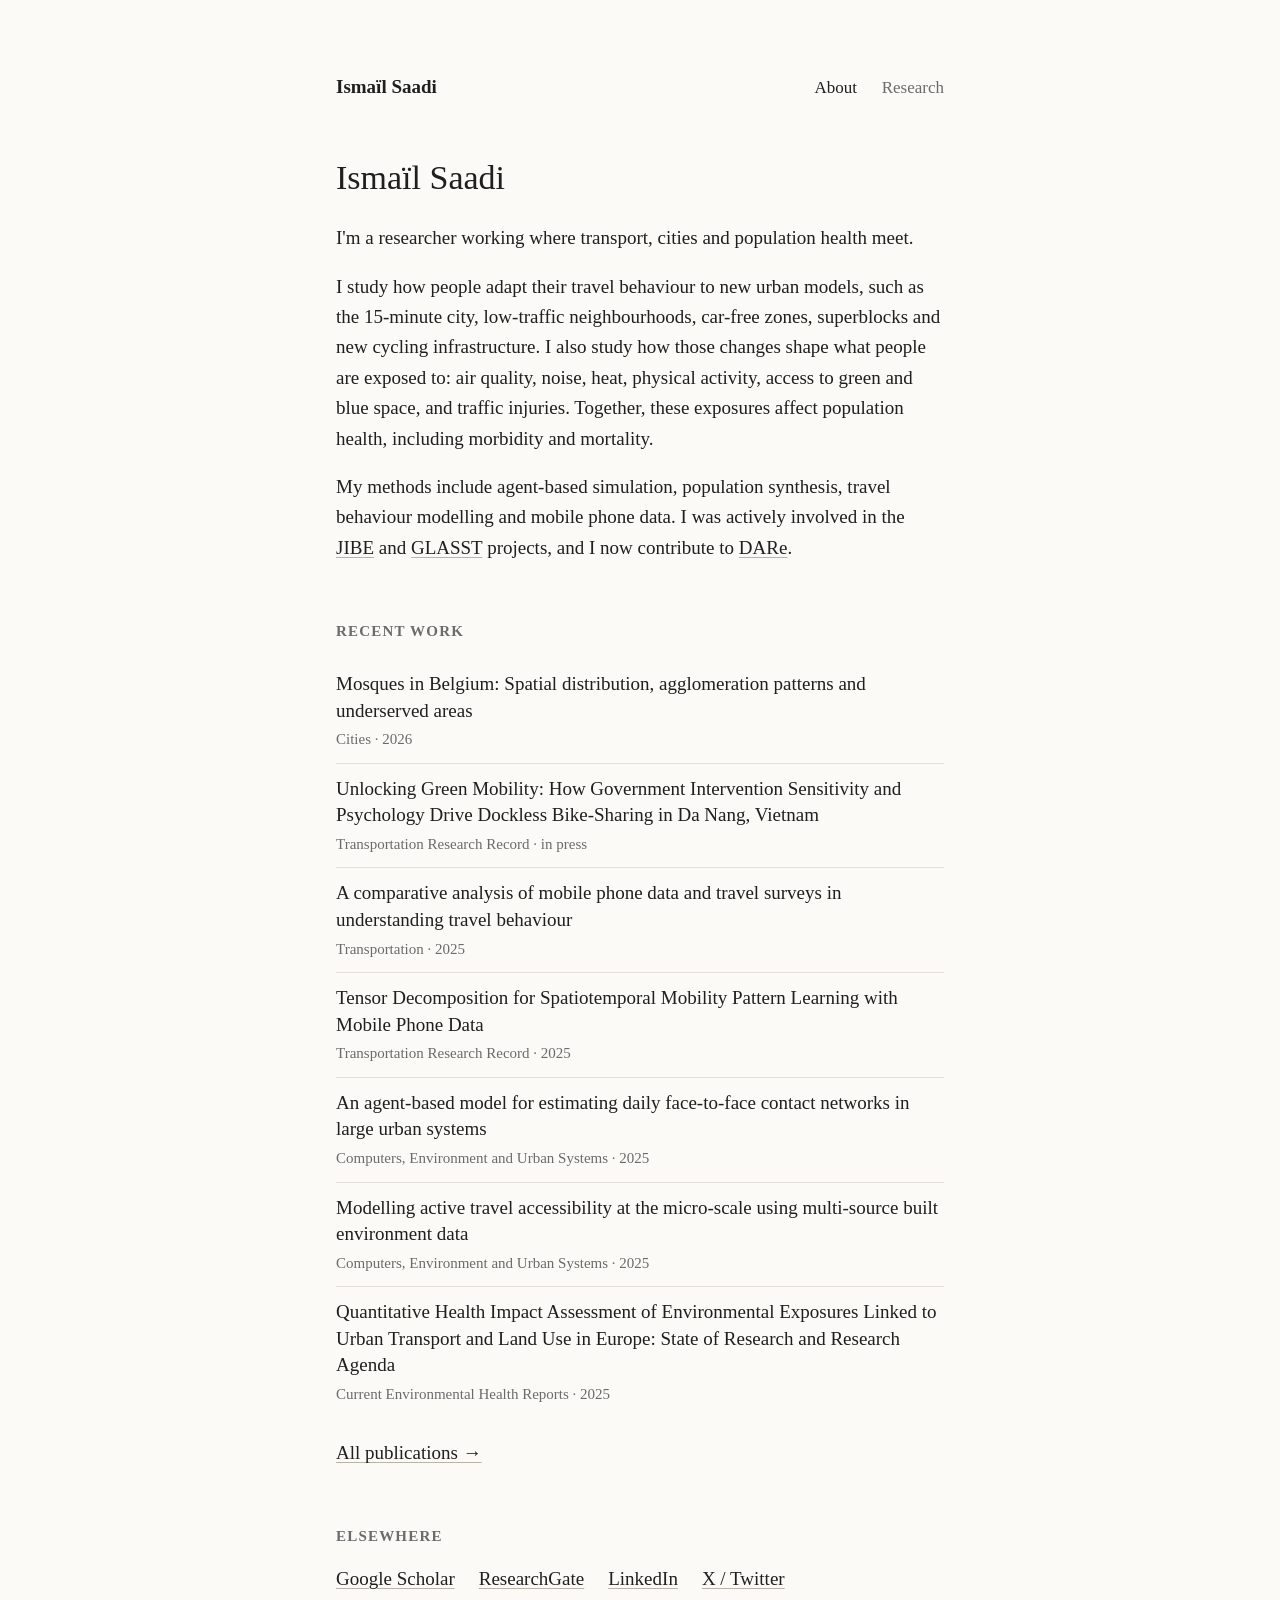
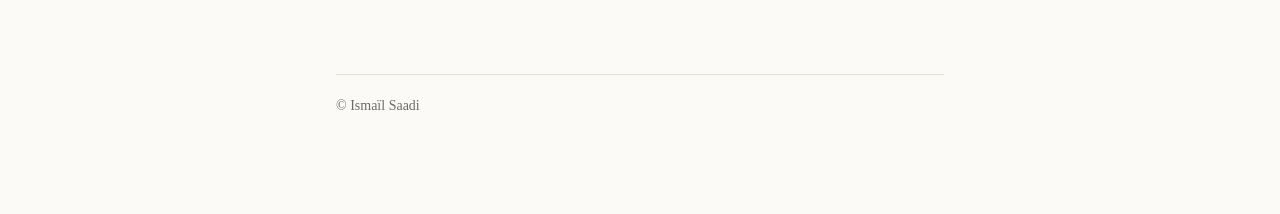
<file: new/index.html>
<!DOCTYPE html>
<html lang="en">
<head>
  <meta charset="UTF-8">
  <meta name="viewport" content="width=device-width, initial-scale=1">
  <meta name="description" content="Ismaïl Saadi: research on transport, cities and population health.">
  <meta name="author" content="Ismaïl Saadi">
  <link rel="icon" href="../assets/favicon.ico">
  <title>Ismaïl Saadi</title>
  <link rel="stylesheet" href="style.css">
</head>
<body>
  <div class="page">
    <header>
      <a class="name" href="index.html">Ismaïl Saadi</a>
      <nav>
        <a href="index.html" aria-current="page">About</a>
        <a href="research.html">Research</a>
      </nav>
    </header>

    <main>
      <h1>Ismaïl Saadi</h1>

      <p>I'm a researcher working where transport, cities and population health meet.</p>

      <p>I study how people adapt their travel behaviour to new urban models, such as the 15-minute city, low-traffic neighbourhoods, car-free zones, superblocks and new cycling infrastructure. I also study how those changes shape what people are exposed to: air quality, noise, heat, physical activity, access to green and blue space, and traffic injuries. Together, these exposures affect population health, including morbidity and mortality.</p>

      <p>My methods include agent-based simulation, population synthesis, travel behaviour modelling and mobile phone data. I was actively involved in the <a href="https://jibeproject.wordpress.com/">JIBE</a> and <a href="https://cordis.europa.eu/project/id/817754">GLASST</a> projects, and I now contribute to <a href="https://dare.ac.uk/">DARe</a>.</p>

      <h2>Recent work</h2>
      <ul class="pubs">
        <li><a href="https://doi.org/10.1016/j.cities.2026.107026">Mosques in Belgium: Spatial distribution, agglomeration patterns and underserved areas</a><span class="meta">Cities · 2026</span></li>
        <li><a href="https://doi.org/10.1177/03611981251398749">Unlocking Green Mobility: How Government Intervention Sensitivity and Psychology Drive Dockless Bike-Sharing in Da Nang, Vietnam</a><span class="meta">Transportation Research Record · in press</span></li>
        <li><a href="https://doi.org/10.1007/s11116-025-10708-4">A comparative analysis of mobile phone data and travel surveys in understanding travel behaviour</a><span class="meta">Transportation · 2025</span></li>
        <li><a href="https://doi.org/10.1177/03611981241270166">Tensor Decomposition for Spatiotemporal Mobility Pattern Learning with Mobile Phone Data</a><span class="meta">Transportation Research Record · 2025</span></li>
        <li><a href="https://doi.org/10.1016/j.compenvurbsys.2025.102321">An agent-based model for estimating daily face-to-face contact networks in large urban systems</a><span class="meta">Computers, Environment and Urban Systems · 2025</span></li>
        <li><a href="https://doi.org/10.1016/j.compenvurbsys.2025.102270">Modelling active travel accessibility at the micro-scale using multi-source built environment data</a><span class="meta">Computers, Environment and Urban Systems · 2025</span></li>
        <li><a href="https://doi.org/10.1007/s40572-025-00505-7">Quantitative Health Impact Assessment of Environmental Exposures Linked to Urban Transport and Land Use in Europe: State of Research and Research Agenda</a><span class="meta">Current Environmental Health Reports · 2025</span></li>
      </ul>
      <p class="more"><a href="research.html">All publications →</a></p>

      <h2>Elsewhere</h2>
      <ul class="links">
        <li><a href="https://scholar.google.com/citations?user=tLtny6YAAAAJ">Google Scholar</a></li>
        <li><a href="https://www.researchgate.net/profile/Ismail-Saadi">ResearchGate</a></li>
        <li><a href="https://www.linkedin.com/in/isma%C3%AFl-saadi-7593812a/">LinkedIn</a></li>
        <li><a href="https://twitter.com/isma2204">X / Twitter</a></li>
      </ul>
    </main>

    <footer>© Ismaïl Saadi</footer>
  </div>
</body>
</html>
</file>
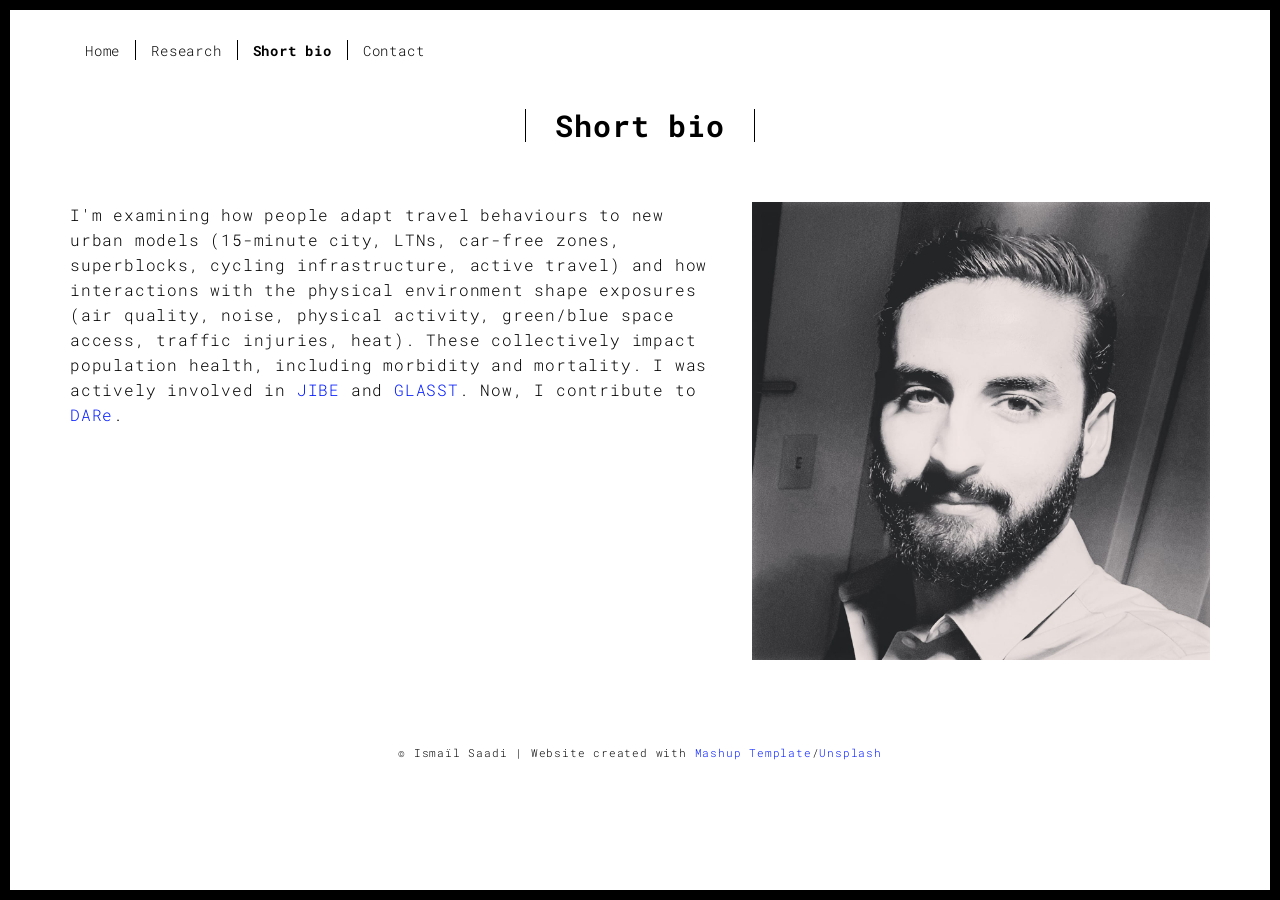
<file: about.html>
<!DOCTYPE html>
<html lang="en">
<head>
  <meta charset="UTF-8">
  <meta http-equiv="X-UA-Compatible" content="IE=edge">
  <meta name="viewport" content="width=device-width,initial-scale=1">
  <meta name="description" content="Short biography of Ismaïl Saadi, researcher studying travel behaviour, urban mobility models, and environmental health exposures at the University of Cambridge.">
  <meta name="google" content="notranslate" />
  <meta name="author" content="Ismaïl Saadi">
  <meta name="msapplication-tap-highlight" content="no">
  <link rel="apple-touch-icon" sizes="180x180" href="./assets/apple-icon-180x180.png">
  <link rel="icon" href="./assets/favicon.ico">
  <title>Short bio | Ismaïl Saadi</title>
  <link href="./main.3f6952e4.css" rel="stylesheet">
</head>
<body>
<div id="site-border-left"></div>
<div id="site-border-right"></div>
<div id="site-border-top"></div>
<div id="site-border-bottom"></div>
<header>
  <nav class="navbar navbar-fixed-top navbar-default">
    <div class="container">
        <button type="button" class="navbar-toggle collapsed" data-toggle="collapse" data-target="#navbar-collapse" aria-expanded="false">
          <span class="sr-only">Toggle navigation</span>
          <span class="icon-bar"></span>
          <span class="icon-bar"></span>
          <span class="icon-bar"></span>
        </button>
      <div class="collapse navbar-collapse" id="navbar-collapse">
        <ul class="nav navbar-nav ">
          <li><a href="./index.html" title="">Home</a></li>
          <li><a href="./works.html" title="">Research</a></li>
          <li><a href="./about.html" title="">Short bio</a></li>
          <li><a href="./contactform.html" title="">Contact</a></li>
        </ul>
      </div>
    </div>
  </nav>
</header>
<div class="section-container">
  <div class="container">
    <div class="row">
      <div class="col-xs-12">
        <div class="section-container-spacer text-center">
          <h1 class="h2">Short bio</h1>
        </div>
        <div class="row">
          <div class="col-md-7">
            <p style="font-size: 16px;">I'm examining how people adapt travel behaviours to new urban models (15-minute city, LTNs, car-free zones, superblocks, cycling infrastructure, active travel) and how interactions with the physical environment shape exposures (air quality, noise, physical activity, green/blue space access, traffic injuries, heat). These collectively impact population health, including morbidity and mortality. I was actively involved in <a href="https://jibeproject.wordpress.com/">JIBE</a> and <a href="https://cordis.europa.eu/project/id/817754">GLASST</a>. Now, I contribute to <a href="https://dare.ac.uk/">DARe</a>.</p>
          </div>
          <div class="col-md-5">
            <img src="./assets/images/bogoss.jpg" alt="Profile Picture" class="img-responsive">
          </div>
        </div>
      </div>
    </div>
  </div>
</div>
<footer class="footer-container text-center">
  <div class="container">
    <div class="row">
      <div class="col-xs-12">
        <p>© Ismaïl Saadi | Website created with <a href="http://www.mashup-template.com/" title="Create website with free html template">Mashup Template</a>/<a href="https://www.unsplash.com/" title="Beautiful Free Images">Unsplash</a></p>
      </div>
    </div>
  </div>
</footer>
<script>
  document.addEventListener("DOMContentLoaded", function (event) {
     navActivePage();
  });
</script>
<script type="text/javascript" src="./main.70a66962.js"></script>
</body>
</html>
</file>
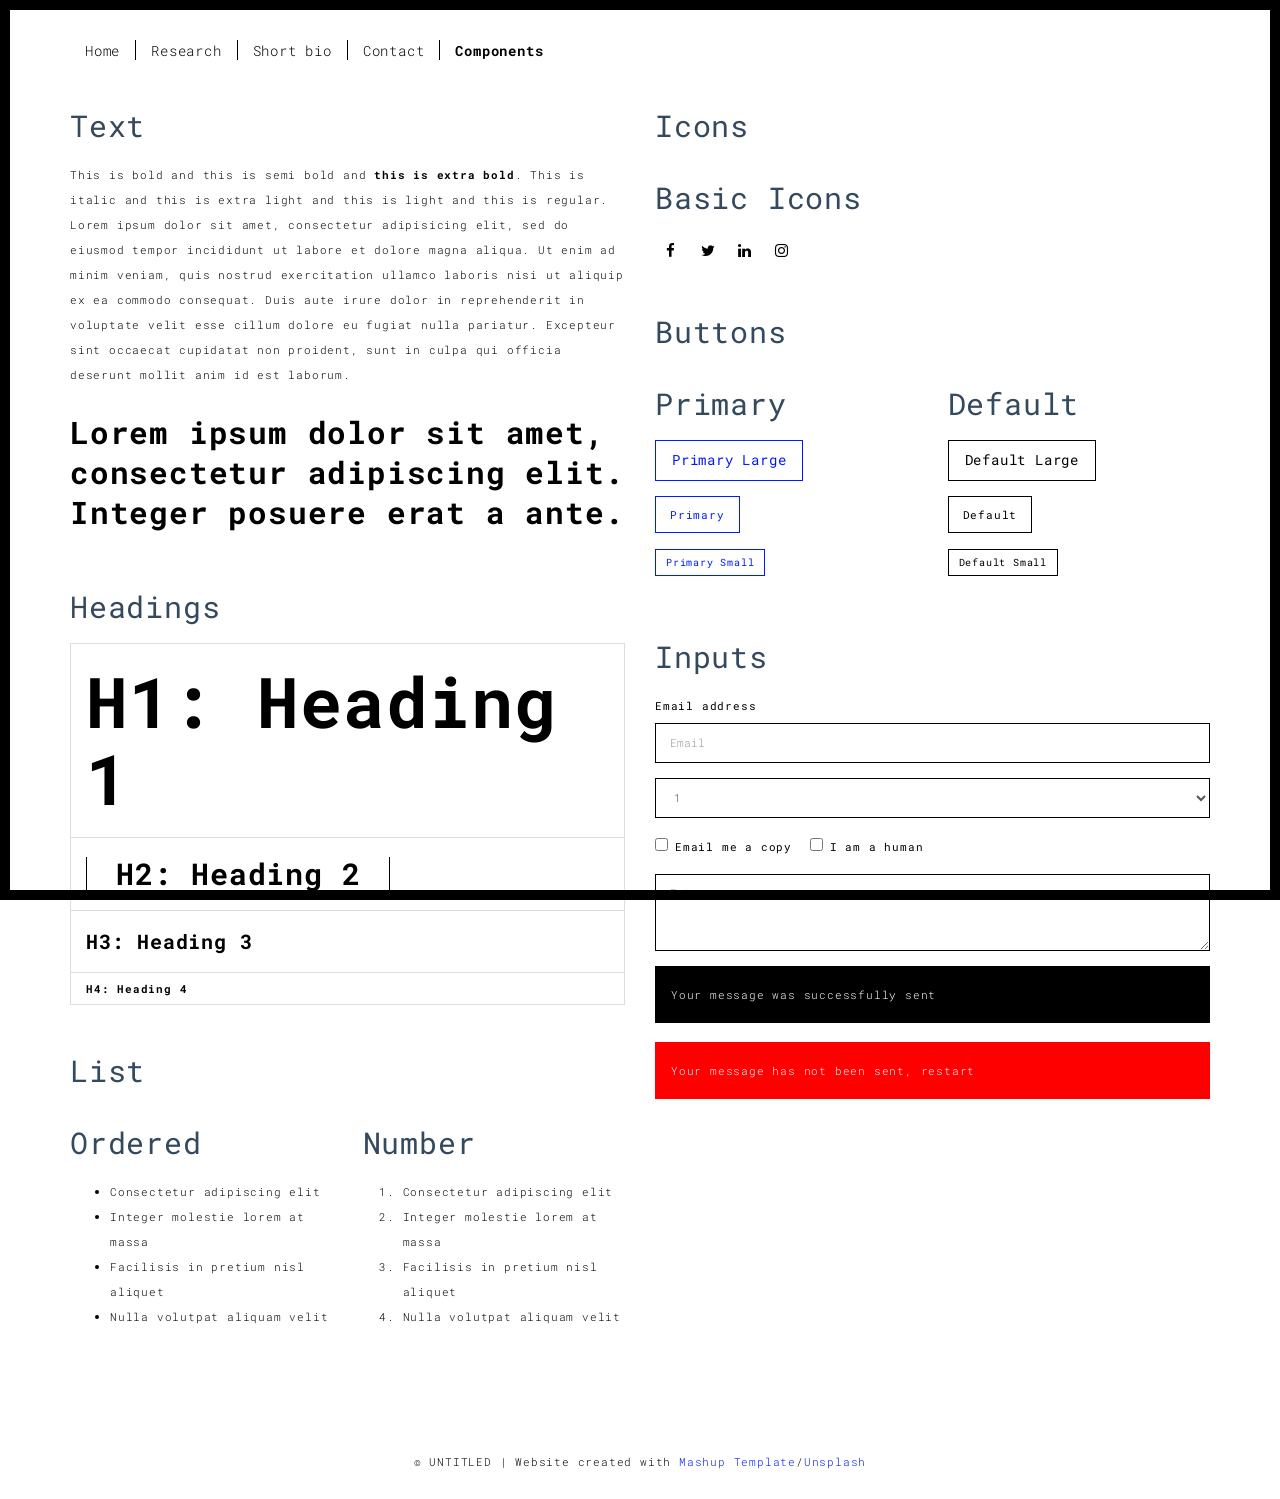
<file: components.html>
<!DOCTYPE html>
<html lang="en">

<head>
  <meta charset="UTF-8">
  <meta content="IE=edge" http-equiv="X-UA-Compatible">
  <meta content="width=device-width,initial-scale=1" name="viewport">
  <meta content="description" name="description">
  <meta name="google" content="notranslate" />
  <meta content="Mashup templates have been developped by Orson.io team" name="author">

  <!-- Disable tap highlight on IE -->
  <meta name="msapplication-tap-highlight" content="no">

  <link rel="apple-touch-icon" sizes="180x180" href="./assets/apple-icon-180x180.png">
  <link href="./assets/favicon.ico" rel="icon">

  <title>Title page</title>

<link href="./main.3f6952e4.css" rel="stylesheet"></head>

<body class="">
<div id="site-border-left"></div>
<div id="site-border-right"></div>
<div id="site-border-top"></div>
<div id="site-border-bottom"></div>
 <!-- Add your content of header -->
<header>
  <nav class="navbar  navbar-fixed-top navbar-default">
    <div class="container">
        <button type="button" class="navbar-toggle collapsed" data-toggle="collapse" data-target="#navbar-collapse" aria-expanded="false">
          <span class="sr-only">Toggle navigation</span>
          <span class="icon-bar"></span>
          <span class="icon-bar"></span>
          <span class="icon-bar"></span>
        </button>

      <div class="collapse navbar-collapse" id="navbar-collapse">
        <ul class="nav navbar-nav ">
          <li><a href="./index.html" title="">Home</a></li>
          <li><a href="./works.html" title="">Research</a></li>
          <li><a href="./about.html" title="">Short bio</a></li>
          <li><a href="./contact.html" title="">Contact</a></li>
          <li><a href="./components.html" title="">Components</a></li>
        </ul>


      </div>
    </div>
  </nav>
</header>

<div class="section-container">

<!-- Add your site or app content here -->
  <div class="container">
    <div class="row">
      <div class="col-xs-12 col-md-6">

        <div class="template-example">
          <h2 class="template-title-example">Text</h2>
          <p>This is bold and this is semi bold and <b>this is extra bold</b>. This is italic and this is extra light and this is light
          and this is regular. Lorem ipsum dolor sit amet, consectetur adipisicing elit, sed do eiusmod
          tempor incididunt ut labore et dolore magna aliqua. Ut enim ad minim veniam,
          quis nostrud exercitation ullamco laboris nisi ut aliquip ex ea commodo
          consequat. Duis aute irure dolor in reprehenderit in voluptate velit esse
          cillum dolore eu fugiat nulla pariatur. Excepteur sint occaecat cupidatat non
          proident, sunt in culpa qui officia deserunt mollit anim id est laborum.

          <blockquote>
            <p>Lorem ipsum dolor sit amet, consectetur adipiscing elit. Integer posuere erat a ante.</p>
          </blockquote>

          </p>
        </div>

        <div class="template-example">
          <h2 class="template-title-example">Headings</h2>

          <table class="table table-bordered">
            <tr><td><h1>H1: Heading 1</h1></td></tr>
            <tr><td><h2>H2: Heading 2</h2></td></tr>
            <tr><td><h3>H3: Heading 3</h3></td></tr>
            <tr><td><h4>H4: Heading 4</h4></td></tr>
          </table>

        </div>


        <div class="template-example">
          <h2 class="template-title-example">List</h2>
          <div class="row">
            <div class="col-md-6">
              <h3 class="template-title-example">Ordered</h3>
              <ul>
                <li>Consectetur adipiscing elit</li>
                <li>Integer molestie lorem at massa</li>
                <li>Facilisis in pretium nisl aliquet</li>
                <li>Nulla volutpat aliquam velit</li>
              </ul>
            </div>
            <div class="col-md-6">
              <h3 class="template-title-example">Number</h3>
              <ol>
                <li>Consectetur adipiscing elit</li>
                <li>Integer molestie lorem at massa</li>
                <li>Facilisis in pretium nisl aliquet</li>
                <li>Nulla volutpat aliquam velit</li>
              </ol>
            </div>
          </div>
        </div>

      </div>

      <div class="col-xs-12 col-md-6">
        <div class="template-example">
          <h2 class="template-title-example">Icons</h2>

          <div class="row">

            <div class="col-md-6">
               <h3 class="template-title-example">Basic Icons</h2>
                <ul class="list-icons">
                  <li>
                    <span class="fa-icon">
                      <i class="fa fa-facebook"></i>
                    </span>
                  </li>
                  <li>
                    <span class="fa-icon">
                      <i class="fa fa-twitter"></i>
                    </span>
                  </li>
                  <li>
                    <span class="fa-icon">
                      <i class="fa fa-linkedin"></i>
                    </span>
                  </li>
                  <li>
                    <span class="fa-icon">
                      <i class="fa fa-instagram"></i>
                    </span>
                  </li>
                </ul>
            </div>

          </div>





        </div>

        <div class="template-example">
          <h2 class="template-title-example">Buttons</h2>
          <div class="row">
            <div class="col-md-6">
              <h3 class="template-title-example">Primary</h2>
              <div class="row">
                  <div class="col-md-6">
                  <p><a href="" class="btn btn-primary btn-lg">Primary Large</a></p>
                  <p><a href="" class="btn btn-primary">Primary </a></p>
                  <p><a href="" class="btn btn-primary btn-sm">Primary Small</a></p>
                </div>
              </div>


            </div>

            <div class="col-md-6">
              <h3 class="template-title-example">Default</h2>
              <div class="row">
                  <div class="col-md-6">
                  <p><a href="" class="btn btn-default btn-lg">Default Large</a></p>
                  <p><a href="" class="btn btn-default">Default </a></p>
                  <p><a href="" class="btn btn-default btn-sm">Default Small</a></p>
                </div>
              </div>

            </div>
          </div>
        </div>

        <div class="template-example">
          <h2 class="template-title-example">Inputs</h2>

            <div class="form-group">
              <label for="exampleInputEmail1">Email address</label>
              <input type="email" class="form-control" id="exampleInputEmail1" placeholder="Email">
            </div>

            <div class="form-group">
              <select class="form-control">
                <option>1</option>
                <option>2</option>
                <option>3</option>
                <option>4</option>
                <option>5</option>
              </select>
            </div>

            <div class="form-group">
              <label class="checkbox-inline">
                <input
                type="checkbox" id="inlineCheckbox1" value="option1"> Email me a copy
              </label>
              <label class="checkbox-inline">
                <input type="checkbox" id="inlineCheckbox2" value="option2"> I am a human
              </label>
            </div>

            <div class="form-group">
              <textarea class="form-control" rows="3" placeholder="Enter your message"></textarea>
            </div>

            <div class="alert alert-success" role="alert">Your message was successfully sent</div>
            <div class="alert alert-danger" role="alert">Your message has not been sent, restart</div>
        </div>




      </div>
    </div>
  </div>
</div>

<footer class="footer-container text-center">
  <div class="container">
    <div class="row">
      <div class="col-xs-12">
        <p>© UNTITLED | Website created with <a href="http://www.mashup-template.com/" title="Create website with free html template">Mashup Template</a>/<a href="https://www.unsplash.com/" title="Beautiful Free Images">Unsplash</a></p>
      </div>
    </div>
  </div>
</footer>

<script>
  document.addEventListener("DOMContentLoaded", function (event) {
     navActivePage();
  });
</script>

<!-- Google Analytics: change UA-XXXXX-X to be your site's ID

<script>
  (function (i, s, o, g, r, a, m) {
    i['GoogleAnalyticsObject'] = r; i[r] = i[r] || function () {
      (i[r].q = i[r].q || []).push(arguments)
    }, i[r].l = 1 * new Date(); a = s.createElement(o),
      m = s.getElementsByTagName(o)[0]; a.async = 1; a.src = g; m.parentNode.insertBefore(a, m)
  })(window, document, 'script', '//www.google-analytics.com/analytics.js', 'ga');
  ga('create', 'UA-XXXXX-X', 'auto');
  ga('send', 'pageview');
</script>

--> <script type="text/javascript" src="./main.70a66962.js"></script></body>

</html>
</file>
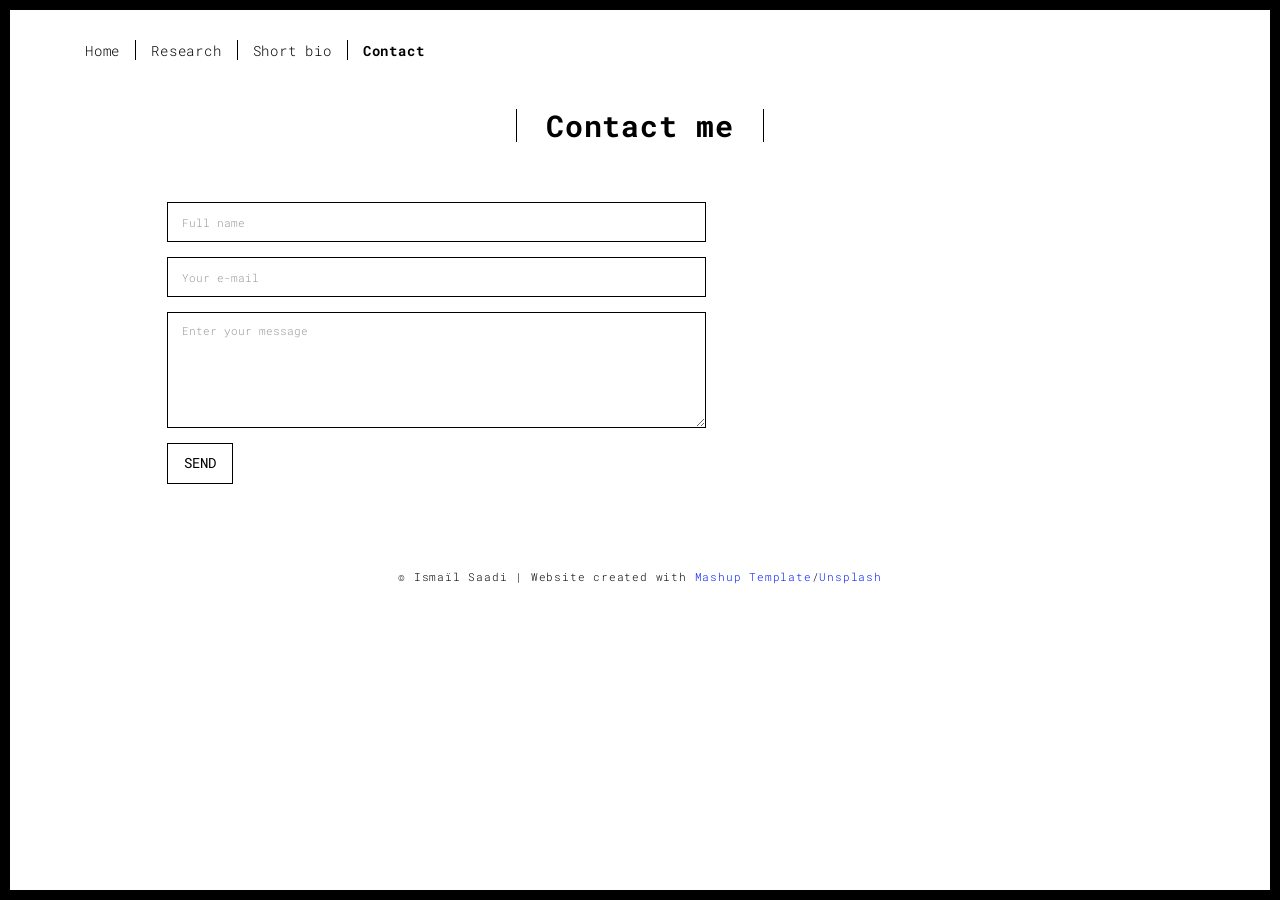
<file: contact.html>
<!DOCTYPE html>
<html lang="en">

<head>
  <meta charset="UTF-8">
  <meta content="IE=edge" http-equiv="X-UA-Compatible">
  <meta content="width=device-width,initial-scale=1" name="viewport">
  <meta content="Contact Ismaïl Saadi, researcher at the MRC Epidemiology Unit, University of Cambridge. Available for research collaborations." name="description">
  <meta name="google" content="notranslate" />
  <meta content="Ismaïl Saadi" name="author">

  <!-- Disable tap highlight on IE -->
  <meta name="msapplication-tap-highlight" content="no">

  <link rel="apple-touch-icon" sizes="180x180" href="./assets/apple-icon-180x180.png">
  <link href="./assets/favicon.ico" rel="icon">

  <title>Contact | Ismaïl Saadi</title>

<link href="./main.3f6952e4.css" rel="stylesheet"></head>

<body class="">
<div id="site-border-left"></div>
<div id="site-border-right"></div>
<div id="site-border-top"></div>
<div id="site-border-bottom"></div>
 <!-- Add your content of header -->
<header>
  <nav class="navbar  navbar-fixed-top navbar-default">
    <div class="container">
        <button type="button" class="navbar-toggle collapsed" data-toggle="collapse" data-target="#navbar-collapse" aria-expanded="false">
          <span class="sr-only">Toggle navigation</span>
          <span class="icon-bar"></span>
          <span class="icon-bar"></span>
          <span class="icon-bar"></span>
        </button>

      <div class="collapse navbar-collapse" id="navbar-collapse">
        <ul class="nav navbar-nav ">
          <li><a href="./index.html" title="">Home</a></li>
          <li><a href="./works.html" title="">Research</a></li>
          <li><a href="./about.html" title="">Short bio</a></li>
          <li><a href="./contact.html" title="">Contact</a></li>
          <!--<li><a href="./components.html" title="">Components</a></li>-->
        </ul>


      </div>
    </div>
  </nav>
</header>

<div class="section-container">
    <div class="container">
      <div class="row">
        <div class="col-xs-12">
          <div class="section-container-spacer text-center">
            <h1 class="h2">Contact me</h1>
          </div>

          <div class="row">
            <div class="col-md-10 col-md-offset-1">



               <form method="post" name="myemailform" action="./handler.php" class="reveal-content">
                  <div class="row">
                    <div class="col-md-7">
                      

                      <div class="form-group">
                        <input type="text" class="form-control" name="name" placeholder="Full name">
                      </div>


                      <div class="form-group">
                        <input type="text" class="form-control" name="email" placeholder="Your e-mail">
                      </div>


                      <div class="form-group">
                        <textarea class="form-control" rows="5" name="message" placeholder="Enter your message"></textarea>
                      </div>


                      <button type="submit" name="submit" class="btn btn-default btn-lg">SEND</button>
                    </div>



                    <!--<div class="col-md-5 address-container">
                      <ul class="list-unstyled">
                        <li style = "font-family:sans-serif;font-size:14px;">
                          <span class="fa-icon">
                            <i class="fa fa-phone" aria-hidden="true"></i>
                          </span>
                          + 32 4 85 05 17 58
                        </li>
                        <li style = "font-family:sans-serif;font-size:14px;">
                          <span class="fa-icon">
                            <i class="fa fa-at" aria-hidden="true"></i>
                          </span>
                          ismail.saadi@uliege.be
                        </li>
                        <li style = "font-family:sans-serif;font-size:14px;">
                          <span class="fa-icon">
                            <i class="fa fa fa-map-marker" aria-hidden="true"></i>
                          </span>
                          Liège, Belgium
                        </li>
                      </ul>
                      <h3>Follow me on social networks</h3>
                      <a href="http://www.facebook.com" title="" class="fa-icon">
                        <i class="fa fa-facebook"></i>
                      </a>
                      <a href="https://twitter.com/isma2204" title="" class="fa-icon">
                        <i class="fa fa-twitter"></i>
                      </a>
                      <a href="https://www.linkedin.com/in/isma%C3%AFl-saadi-7593812a/" title="" class="fa-icon">
                        <i class="fa fa-linkedin"></i>
                      </a>

                    </div>-->
                  </div>
                </form>
            </div>

          </div>

       </div>
      </div>
    </div>
  </div>


<footer class="footer-container text-center">
  <div class="container">
    <div class="row">
      <div class="col-xs-12">
        <p>© Ismaïl Saadi | Website created with <a href="http://www.mashup-template.com/" title="Create website with free html template">Mashup Template</a>/<a href="https://www.unsplash.com/" title="Beautiful Free Images">Unsplash</a></p>
      </div>
    </div>
  </div>
</footer>

<script>
  document.addEventListener("DOMContentLoaded", function (event) {
     navActivePage();
  });
</script>

<!-- Google Analytics: change UA-XXXXX-X to be your site's ID

<script>
  (function (i, s, o, g, r, a, m) {
    i['GoogleAnalyticsObject'] = r; i[r] = i[r] || function () {
      (i[r].q = i[r].q || []).push(arguments)
    }, i[r].l = 1 * new Date(); a = s.createElement(o),
      m = s.getElementsByTagName(o)[0]; a.async = 1; a.src = g; m.parentNode.insertBefore(a, m)
  })(window, document, 'script', '//www.google-analytics.com/analytics.js', 'ga');
  ga('create', 'UA-XXXXX-X', 'auto');
  ga('send', 'pageview');
</script>

--> <script type="text/javascript" src="./main.70a66962.js"></script></body>

</html>
</file>
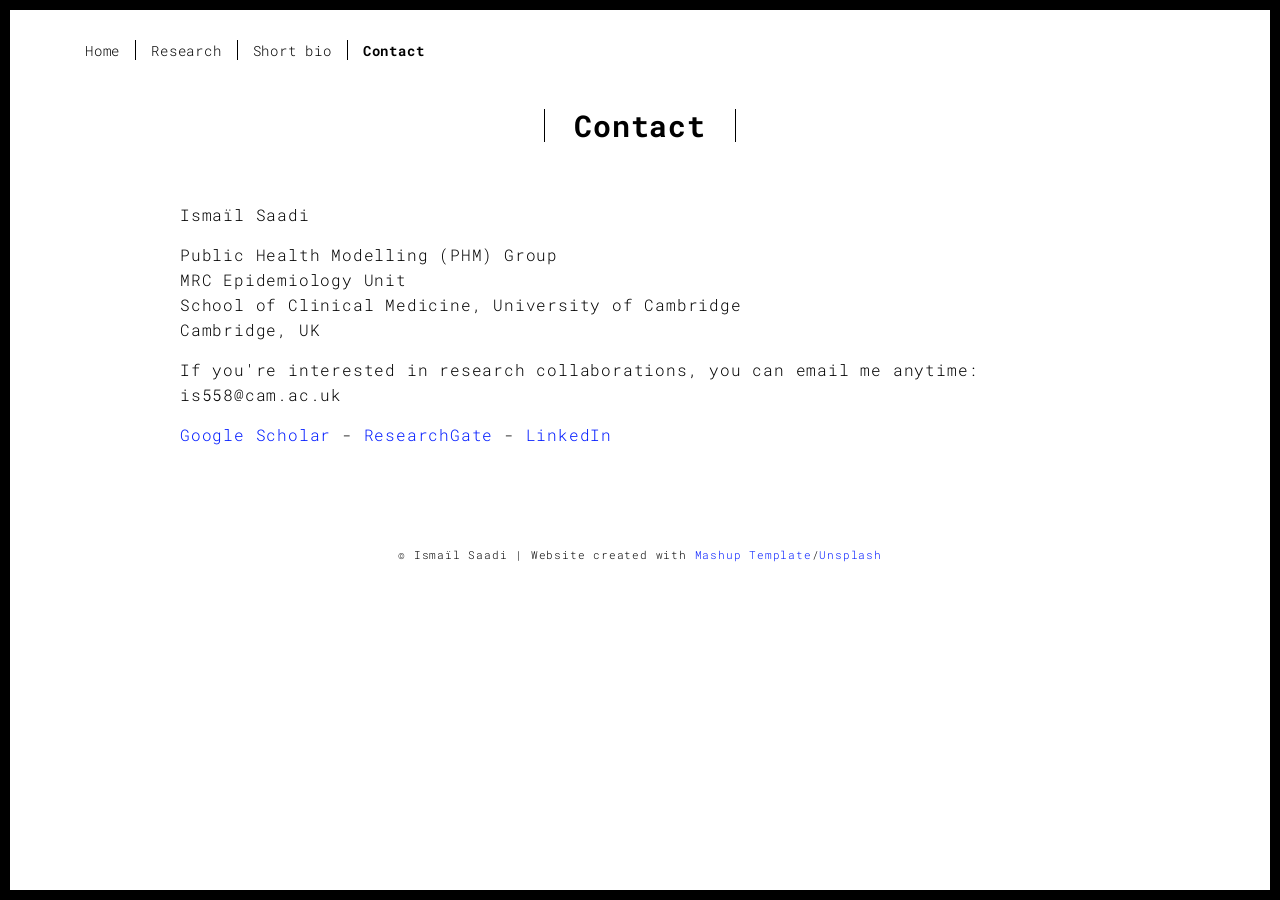
<file: contactform.html>
<!DOCTYPE html>
<html lang="en">
<head>
  <meta charset="UTF-8">
  <meta http-equiv="X-UA-Compatible" content="IE=edge">
  <meta name="viewport" content="width=device-width,initial-scale=1">
  <meta name="description" content="Contact Ismaïl Saadi, researcher at the MRC Epidemiology Unit, University of Cambridge. Available for research collaborations.">
  <meta name="google" content="notranslate" />
  <meta name="author" content="Ismaïl Saadi">
  <meta name="msapplication-tap-highlight" content="no">
  <link rel="apple-touch-icon" sizes="180x180" href="./assets/apple-icon-180x180.png">
  <link rel="icon" href="./assets/favicon.ico">
  <title>Contact | Ismaïl Saadi</title>
  <link href="./main.3f6952e4.css" rel="stylesheet">
</head>
<body>
<div id="site-border-left"></div>
<div id="site-border-right"></div>
<div id="site-border-top"></div>
<div id="site-border-bottom"></div>
<header>
  <nav class="navbar navbar-fixed-top navbar-default">
    <div class="container">
        <button type="button" class="navbar-toggle collapsed" data-toggle="collapse" data-target="#navbar-collapse" aria-expanded="false">
          <span class="sr-only">Toggle navigation</span>
          <span class="icon-bar"></span>
          <span class="icon-bar"></span>
          <span class="icon-bar"></span>
        </button>
      <div class="collapse navbar-collapse" id="navbar-collapse">
        <ul class="nav navbar-nav ">
          <li><a href="./index.html" title="">Home</a></li>
          <li><a href="./works.html" title="">Research</a></li>
          <li><a href="./about.html" title="">Short bio</a></li>
          <li><a href="./contactform.html" title="">Contact</a></li>
        </ul>
      </div>
    </div>
  </nav>
</header>
<div class="section-container">
  <div class="container">
    <div class="row">
      <div class="col-xs-12">
        <div class="section-container-spacer text-center">
          <h1 class="h2">Contact</h1>
        </div>
        <div class="col-md-10 col-md-offset-1">
          <p style="font-size: 16px;">Ismaïl Saadi</p>
          <p style="font-size: 16px;">Public Health Modelling (PHM) Group<br>MRC Epidemiology Unit<br>School of Clinical Medicine, University of Cambridge<br>Cambridge, UK</p>
          <p style="font-size: 16px;">If you're interested in research collaborations, you can email me anytime: is558@cam.ac.uk</p>
          <p style="font-size: 16px;"><a href="https://scholar.google.com/citations?user=tLtny6YAAAAJ&hl=fr">Google Scholar</a> - <a href="https://www.researchgate.net/profile/Ismail-Saadi">ResearchGate</a> - <a href="https://www.linkedin.com/in/ismaïl-saadi-7593812a">LinkedIn</a></p>
        </div>
      </div>
    </div>
  </div>
</div>
<footer class="footer-container text-center">
  <div class="container">
    <div class="row">
      <div class="col-xs-12">
        <p>© Ismaïl Saadi | Website created with <a href="http://www.mashup-template.com/" title="Create website with free html template">Mashup Template</a>/<a href="https://www.unsplash.com/" title="Beautiful Free Images">Unsplash</a></p>
      </div>
    </div>
  </div>
</footer>
<script>
  document.addEventListener("DOMContentLoaded", function (event) {
     navActivePage();
  });
</script>
<script type="text/javascript" src="./main.70a66962.js"></script>
</body>
</html>
</file>
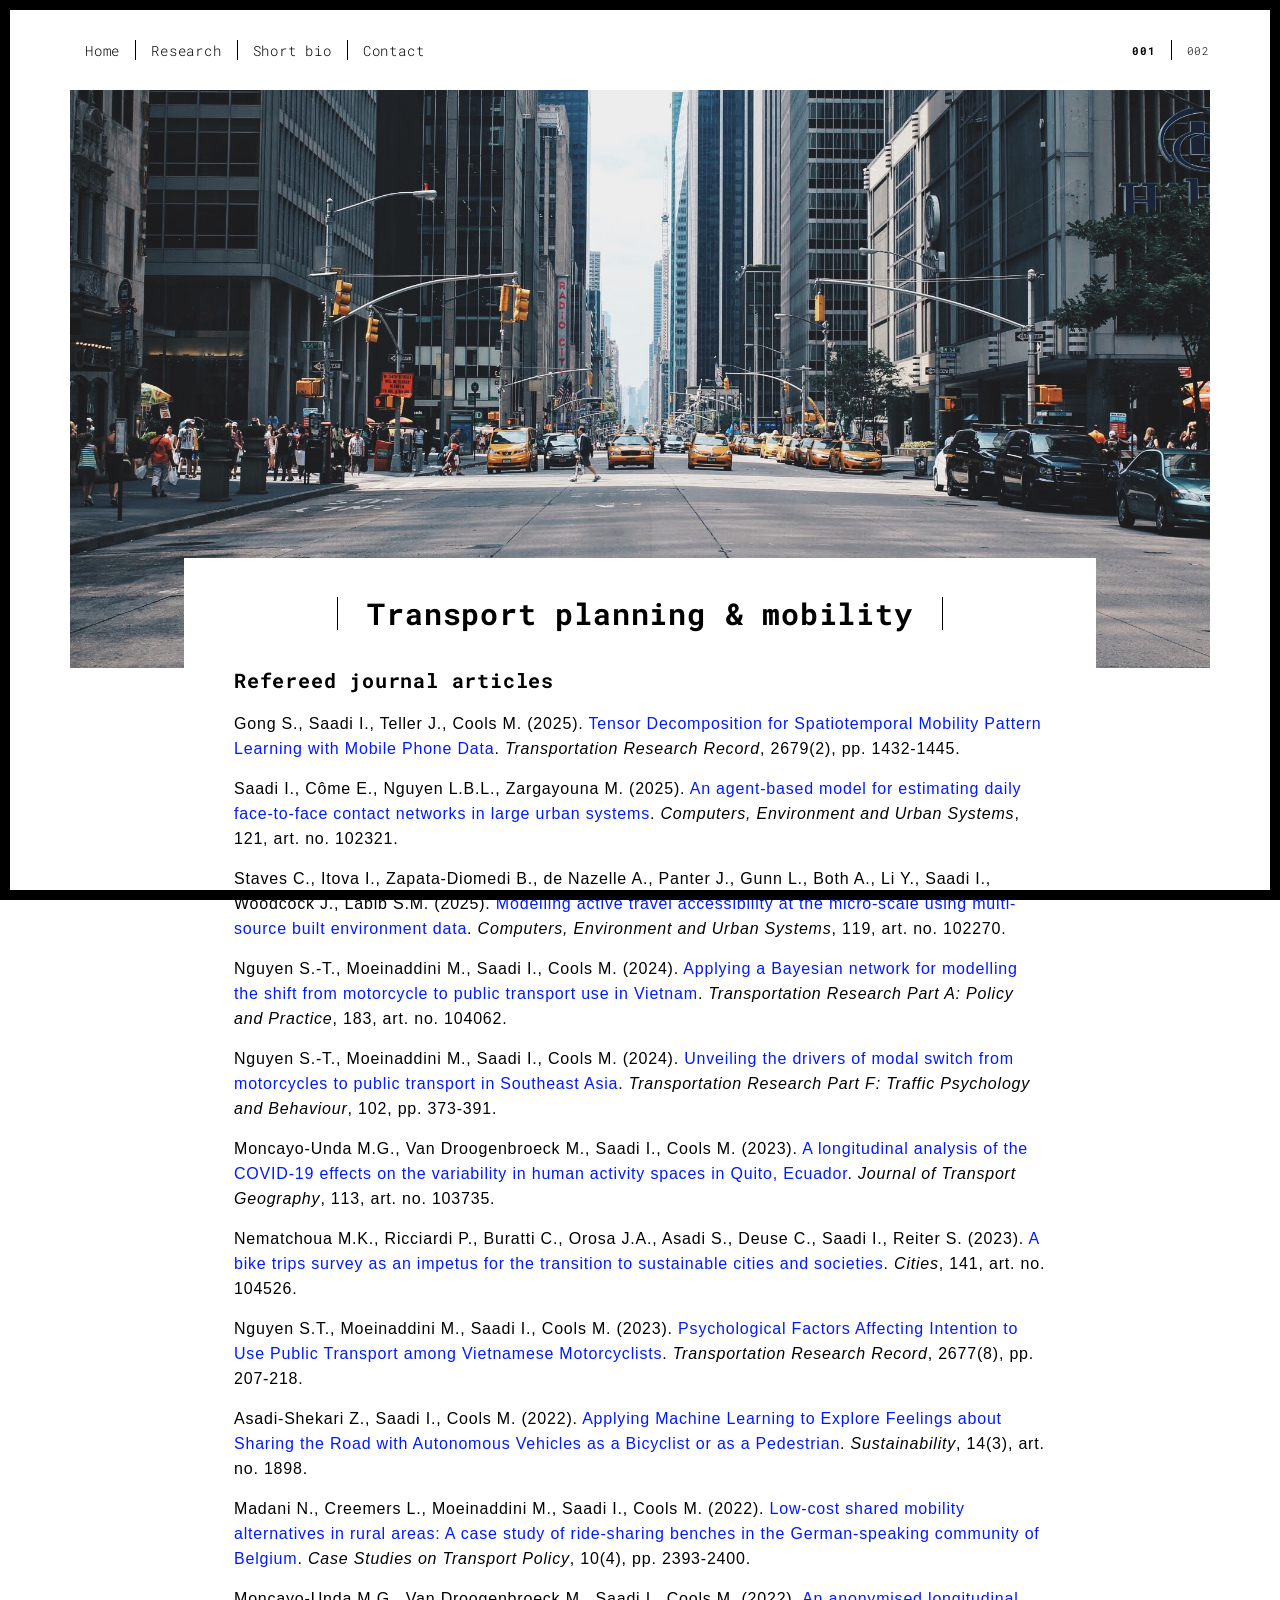
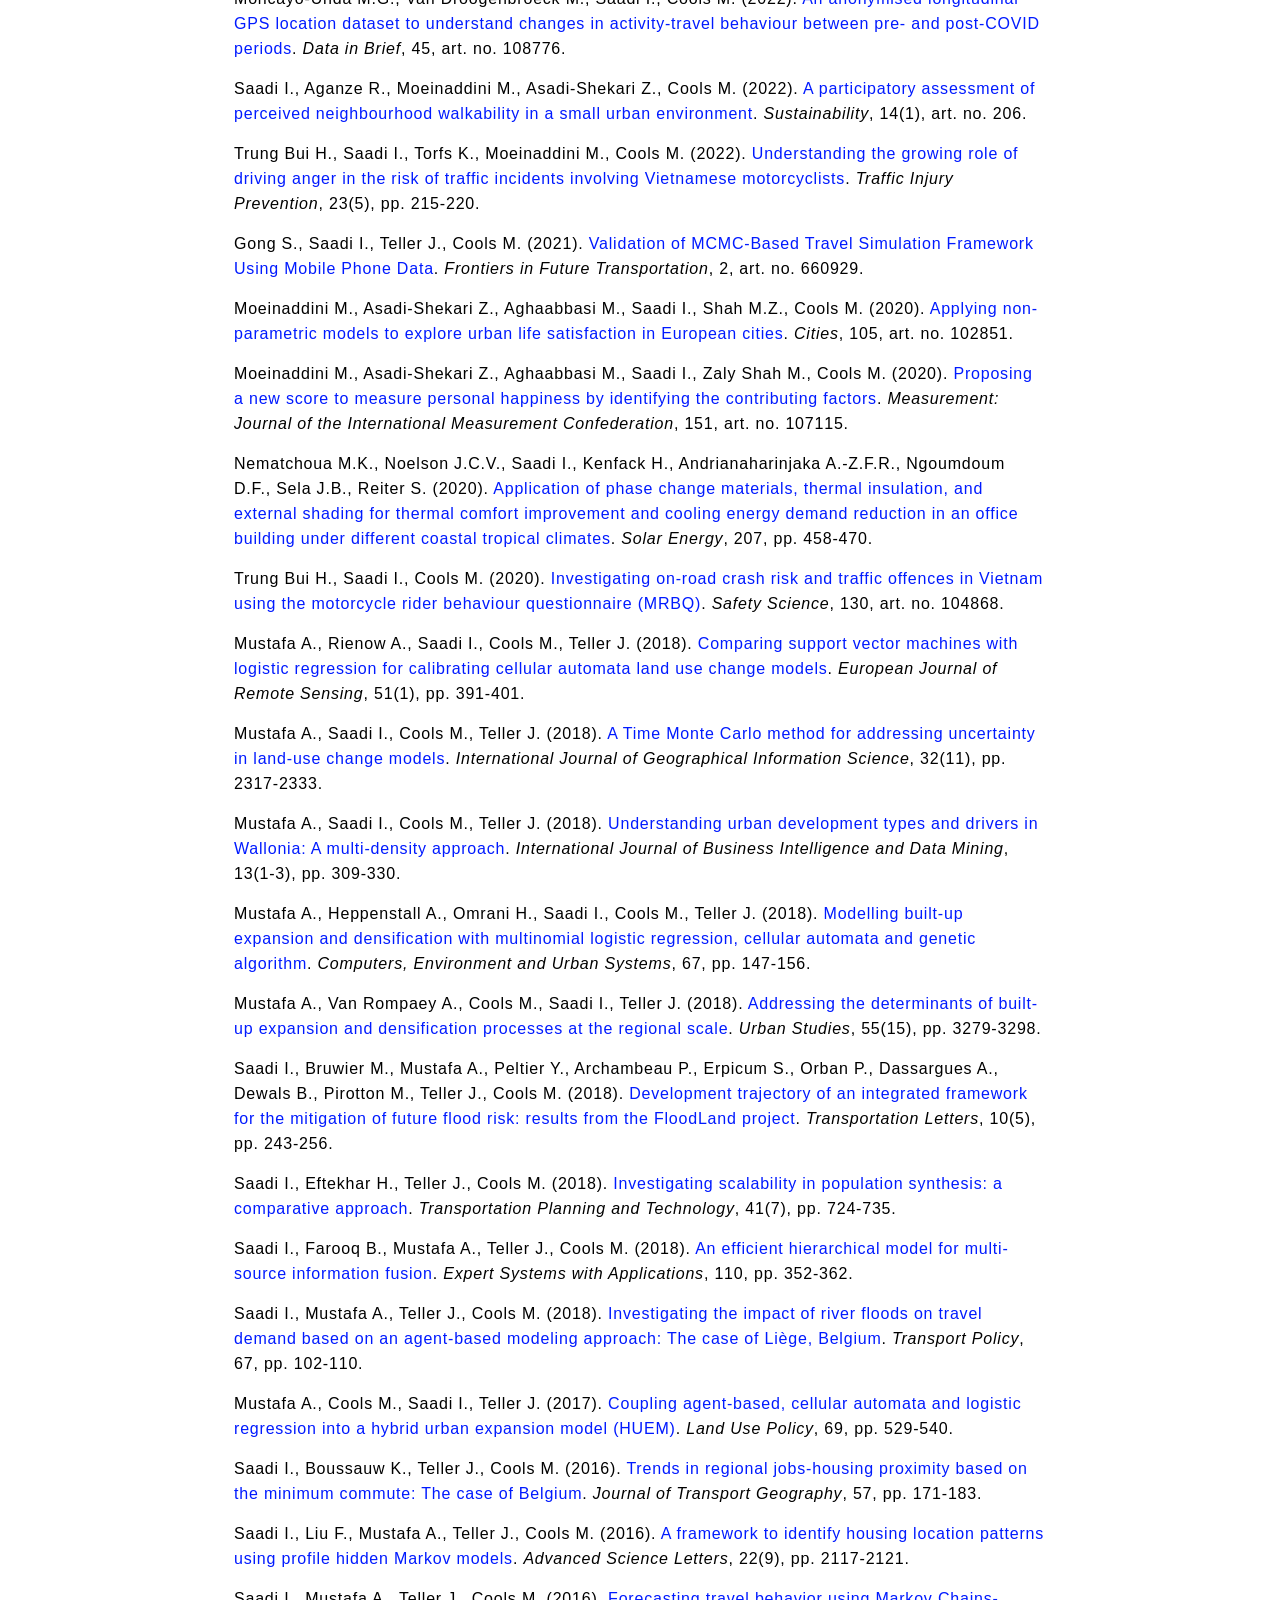
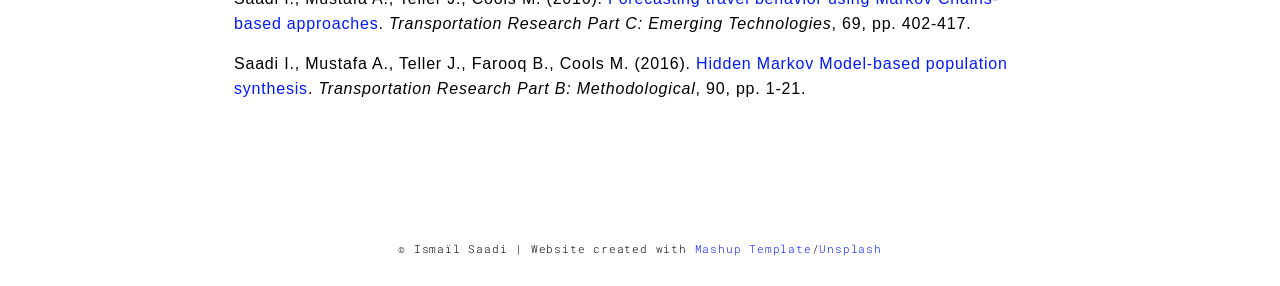
<file: work.html>
<!DOCTYPE html>
<html lang="en">

<head>
  <meta charset="UTF-8">
  <meta content="IE=edge" http-equiv="X-UA-Compatible">
  <meta content="width=device-width,initial-scale=1" name="viewport">
  <meta content="Publications by Ismaïl Saadi on transport planning and mobility, including travel behaviour modelling, agent-based simulation, and population synthesis." name="description">
  <meta name="google" content="notranslate" />
  <meta content="Ismaïl Saadi" name="author">

  <!-- Disable tap highlight on IE -->
  <meta name="msapplication-tap-highlight" content="no">

  <link rel="apple-touch-icon" sizes="180x180" href="./assets/apple-icon-180x180.png">
  <link href="./assets/favicon.ico" rel="icon">

  <title>Transport planning & mobility | Ismaïl Saadi</title>

<link href="./main.3f6952e4.css" rel="stylesheet"></head>

<body class="">
<div id="site-border-left"></div>
<div id="site-border-right"></div>
<div id="site-border-top"></div>
<div id="site-border-bottom"></div>
<!-- Add your content of header -->
<header>
  <nav class="navbar  navbar-fixed-top navbar-default">
    <div class="container">
        <button type="button" class="navbar-toggle collapsed" data-toggle="collapse" data-target="#navbar-collapse" aria-expanded="false">
          <span class="sr-only">Toggle navigation</span>
          <span class="icon-bar"></span>
          <span class="icon-bar"></span>
          <span class="icon-bar"></span>
        </button>

      <div class="collapse navbar-collapse" id="navbar-collapse">
        <ul class="nav navbar-nav ">
          <li><a href="./index.html" title="">Home</a></li>
          <li><a href="./works.html" title="">Research</a></li>
          <li><a href="./about.html" title="">Short bio</a></li>
          <li><a href="./contactform.html" title="">Contact</a></li>
          <!--<li><a href="./components.html" title="">Components</a></li>-->
        </ul>


          <ul class="nav navbar-nav navbar-right navbar-small visible-md visible-lg">
            <li><a href="./work.html" title="" class="active">001</a></li>
            <li><a href="./urban.html" title="">002</a></li>
            <!-- <li><a href="./index.html" title="">003</a></li> -->
            <!--<li><a href="./index.html" title="">004</a></li>
            <li><a href="./index.html" title="">005</a></li>
            <li><a href="./index.html" title="">006</a></li>-->
          </ul>


      </div>
    </div>
  </nav>
</header>
<div class="section-container">
  <div class="container">
    <div class="row">
      <div class="col-xs-12">
        <img src="./assets/images/work001-01.jpg" class="img-responsive" alt="">
        <div class="card-container">
          <div class="text-center">
            <h1 class="h2">Transport planning & mobility</h1>
          </div>
          <h3>Refereed journal articles</h3>
          <p style = "font-family:sans-serif;font-size:16px;">Gong S., Saadi I., Teller J., Cools M. (2025). <a href="https://doi.org/10.1177/03611981241270166">Tensor Decomposition for Spatiotemporal Mobility Pattern Learning with Mobile Phone Data</a>. <i>Transportation Research Record</i>, 2679(2), pp. 1432-1445.</p>
          <p style = "font-family:sans-serif;font-size:16px;">Saadi I., Côme E., Nguyen L.B.L., Zargayouna M. (2025). <a href="https://doi.org/10.1016/j.compenvurbsys.2025.102321">An agent-based model for estimating daily face-to-face contact networks in large urban systems</a>. <i>Computers, Environment and Urban Systems</i>, 121, art. no. 102321.</p>
          <p style = "font-family:sans-serif;font-size:16px;">Staves C., Itova I., Zapata-Diomedi B., de Nazelle A., Panter J., Gunn L., Both A., Li Y., Saadi I., Woodcock J., Labib S.M. (2025). <a href="https://doi.org/10.1016/j.compenvurbsys.2025.102270">Modelling active travel accessibility at the micro-scale using multi-source built environment data</a>. <i>Computers, Environment and Urban Systems</i>, 119, art. no. 102270.</p>
          <p style = "font-family:sans-serif;font-size:16px;">Nguyen S.-T., Moeinaddini M., Saadi I., Cools M. (2024). <a href="https://doi.org/10.1016/j.tra.2024.104062">Applying a Bayesian network for modelling the shift from motorcycle to public transport use in Vietnam</a>. <i>Transportation Research Part A: Policy and Practice</i>, 183, art. no. 104062.</p>
          <p style = "font-family:sans-serif;font-size:16px;">Nguyen S.-T., Moeinaddini M., Saadi I., Cools M. (2024). <a href="https://doi.org/10.1016/j.trf.2024.03.009">Unveiling the drivers of modal switch from motorcycles to public transport in Southeast Asia</a>. <i>Transportation Research Part F: Traffic Psychology and Behaviour</i>, 102, pp. 373-391.</p>
          <p style = "font-family:sans-serif;font-size:16px;">Moncayo-Unda M.G., Van Droogenbroeck M., Saadi I., Cools M. (2023). <a href="https://doi.org/10.1016/j.jtrangeo.2023.103735">A longitudinal analysis of the COVID-19 effects on the variability in human activity spaces in Quito, Ecuador</a>. <i>Journal of Transport Geography</i>, 113, art. no. 103735.</p>
          <p style = "font-family:sans-serif;font-size:16px;">Nematchoua M.K., Ricciardi P., Buratti C., Orosa J.A., Asadi S., Deuse C., Saadi I., Reiter S. (2023). <a href="https://doi.org/10.1016/j.cities.2023.104526">A bike trips survey as an impetus for the transition to sustainable cities and societies</a>. <i>Cities</i>, 141, art. no. 104526.</p>
          <p style = "font-family:sans-serif;font-size:16px;">Nguyen S.T., Moeinaddini M., Saadi I., Cools M. (2023). <a href="https://doi.org/10.1177/03611981231155900">Psychological Factors Affecting Intention to Use Public Transport among Vietnamese Motorcyclists</a>. <i>Transportation Research Record</i>, 2677(8), pp. 207-218.</p>
          <p style = "font-family:sans-serif;font-size:16px;">Asadi-Shekari Z., Saadi I., Cools M. (2022). <a href="https://doi.org/10.3390/su14031898">Applying Machine Learning to Explore Feelings about Sharing the Road with Autonomous Vehicles as a Bicyclist or as a Pedestrian</a>. <i>Sustainability</i>, 14(3), art. no. 1898.</p>
          <p style = "font-family:sans-serif;font-size:16px;">Madani N., Creemers L., Moeinaddini M., Saadi I., Cools M. (2022). <a href="https://doi.org/10.1016/j.cstp.2022.11.002">Low-cost shared mobility alternatives in rural areas: A case study of ride-sharing benches in the German-speaking community of Belgium</a>. <i>Case Studies on Transport Policy</i>, 10(4), pp. 2393-2400.</p>
          <p style = "font-family:sans-serif;font-size:16px;">Moncayo-Unda M.G., Van Droogenbroeck M., Saadi I., Cools M. (2022). <a href="https://doi.org/10.1016/j.dib.2022.108776">An anonymised longitudinal GPS location dataset to understand changes in activity-travel behaviour between pre- and post-COVID periods</a>. <i>Data in Brief</i>, 45, art. no. 108776.</p>
          <p style = "font-family:sans-serif;font-size:16px;">Saadi I., Aganze R., Moeinaddini M., Asadi-Shekari Z., Cools M. (2022). <a href="https://doi.org/10.3390/su14010206">A participatory assessment of perceived neighbourhood walkability in a small urban environment</a>. <i>Sustainability</i>, 14(1), art. no. 206.</p>
          <p style = "font-family:sans-serif;font-size:16px;">Trung Bui H., Saadi I., Torfs K., Moeinaddini M., Cools M. (2022). <a href="https://doi.org/10.1080/15389588.2022.2056598">Understanding the growing role of driving anger in the risk of traffic incidents involving Vietnamese motorcyclists</a>. <i>Traffic Injury Prevention</i>, 23(5), pp. 215-220.</p>
          <p style = "font-family:sans-serif;font-size:16px;">Gong S., Saadi I., Teller J., Cools M. (2021). <a href="https://doi.org/10.3389/ffutr.2021.660929">Validation of MCMC-Based Travel Simulation Framework Using Mobile Phone Data</a>. <i>Frontiers in Future Transportation</i>, 2, art. no. 660929.</p>
          <p style = "font-family:sans-serif;font-size:16px;">Moeinaddini M., Asadi-Shekari Z., Aghaabbasi M., Saadi I., Shah M.Z., Cools M. (2020). <a href="https://doi.org/10.1016/j.cities.2020.102851">Applying non-parametric models to explore urban life satisfaction in European cities</a>. <i>Cities</i>, 105, art. no. 102851.</p>
          <p style = "font-family:sans-serif;font-size:16px;">Moeinaddini M., Asadi-Shekari Z., Aghaabbasi M., Saadi I., Zaly Shah M., Cools M. (2020). <a href="https://doi.org/10.1016/j.measurement.2019.107115">Proposing a new score to measure personal happiness by identifying the contributing factors</a>. <i>Measurement: Journal of the International Measurement Confederation</i>, 151, art. no. 107115.</p>
          <p style = "font-family:sans-serif;font-size:16px;">Nematchoua M.K., Noelson J.C.V., Saadi I., Kenfack H., Andrianaharinjaka A.-Z.F.R., Ngoumdoum D.F., Sela J.B., Reiter S. (2020). <a href="https://doi.org/10.1016/j.solener.2020.06.110">Application of phase change materials, thermal insulation, and external shading for thermal comfort improvement and cooling energy demand reduction in an office building under different coastal tropical climates</a>. <i>Solar Energy</i>, 207, pp. 458-470.</p>
          <p style = "font-family:sans-serif;font-size:16px;">Trung Bui H., Saadi I., Cools M. (2020). <a href="https://doi.org/10.1016/j.ssci.2020.104868">Investigating on-road crash risk and traffic offences in Vietnam using the motorcycle rider behaviour questionnaire (MRBQ)</a>. <i>Safety Science</i>, 130, art. no. 104868.</p>
          <p style = "font-family:sans-serif;font-size:16px;">Mustafa A., Rienow A., Saadi I., Cools M., Teller J. (2018). <a href="https://doi.org/10.1080/22797254.2018.1442179">Comparing support vector machines with logistic regression for calibrating cellular automata land use change models</a>. <i>European Journal of Remote Sensing</i>, 51(1), pp. 391-401.</p>
          <p style = "font-family:sans-serif;font-size:16px;">Mustafa A., Saadi I., Cools M., Teller J. (2018). <a href="https://doi.org/10.1080/13658816.2018.1503275">A Time Monte Carlo method for addressing uncertainty in land-use change models</a>. <i>International Journal of Geographical Information Science</i>, 32(11), pp. 2317-2333.</p>
          <p style = "font-family:sans-serif;font-size:16px;">Mustafa A., Saadi I., Cools M., Teller J. (2018). <a href="https://doi.org/10.1504/IJBIDM.2018.088434">Understanding urban development types and drivers in Wallonia: A multi-density approach</a>. <i>International Journal of Business Intelligence and Data Mining</i>, 13(1-3), pp. 309-330.</p>
          <p style = "font-family:sans-serif;font-size:16px;">Mustafa A., Heppenstall A., Omrani H., Saadi I., Cools M., Teller J. (2018). <a href="https://doi.org/10.1016/j.compenvurbsys.2017.09.009">Modelling built-up expansion and densification with multinomial logistic regression, cellular automata and genetic algorithm</a>. <i>Computers, Environment and Urban Systems</i>, 67, pp. 147-156.</p>
          <p style = "font-family:sans-serif;font-size:16px;">Mustafa A., Van Rompaey A., Cools M., Saadi I., Teller J. (2018). <a href="https://doi.org/10.1177/0042098017749176">Addressing the determinants of built-up expansion and densification processes at the regional scale</a>. <i>Urban Studies</i>, 55(15), pp. 3279-3298.</p>
          <p style = "font-family:sans-serif;font-size:16px;">Saadi I., Bruwier M., Mustafa A., Peltier Y., Archambeau P., Erpicum S., Orban P., Dassargues A., Dewals B., Pirotton M., Teller J., Cools M. (2018). <a href="https://doi.org/10.1080/19427867.2016.1256120">Development trajectory of an integrated framework for the mitigation of future flood risk: results from the FloodLand project</a>. <i>Transportation Letters</i>, 10(5), pp. 243-256.</p>
          <p style = "font-family:sans-serif;font-size:16px;">Saadi I., Eftekhar H., Teller J., Cools M. (2018). <a href="https://doi.org/10.1080/03081060.2018.1504182">Investigating scalability in population synthesis: a comparative approach</a>. <i>Transportation Planning and Technology</i>, 41(7), pp. 724-735.</p>
          <p style = "font-family:sans-serif;font-size:16px;">Saadi I., Farooq B., Mustafa A., Teller J., Cools M. (2018). <a href="https://doi.org/10.1016/j.eswa.2018.06.018">An efficient hierarchical model for multi-source information fusion</a>. <i>Expert Systems with Applications</i>, 110, pp. 352-362.</p>
          <p style = "font-family:sans-serif;font-size:16px;">Saadi I., Mustafa A., Teller J., Cools M. (2018). <a href="https://doi.org/10.1016/j.tranpol.2017.09.009">Investigating the impact of river floods on travel demand based on an agent-based modeling approach: The case of Liège, Belgium</a>. <i>Transport Policy</i>, 67, pp. 102-110.</p>
          <p style = "font-family:sans-serif;font-size:16px;">Mustafa A., Cools M., Saadi I., Teller J. (2017). <a href="https://doi.org/10.1016/j.landusepol.2017.10.009">Coupling agent-based, cellular automata and logistic regression into a hybrid urban expansion model (HUEM)</a>. <i>Land Use Policy</i>, 69, pp. 529-540.</p>
          <p style = "font-family:sans-serif;font-size:16px;">Saadi I., Boussauw K., Teller J., Cools M. (2016). <a href="https://doi.org/10.1016/j.jtrangeo.2016.10.010">Trends in regional jobs-housing proximity based on the minimum commute: The case of Belgium</a>. <i>Journal of Transport Geography</i>, 57, pp. 171-183.</p>
          <p style = "font-family:sans-serif;font-size:16px;">Saadi I., Liu F., Mustafa A., Teller J., Cools M. (2016). <a href="https://doi.org/10.1166/asl.2016.7053">A framework to identify housing location patterns using profile hidden Markov models</a>. <i>Advanced Science Letters</i>, 22(9), pp. 2117-2121.</p>
          <p style = "font-family:sans-serif;font-size:16px;">Saadi I., Mustafa A., Teller J., Cools M. (2016). <a href="https://doi.org/10.1016/j.trc.2016.06.020">Forecasting travel behavior using Markov Chains-based approaches</a>. <i>Transportation Research Part C: Emerging Technologies</i>, 69, pp. 402-417.</p>
          <p style = "font-family:sans-serif;font-size:16px;">Saadi I., Mustafa A., Teller J., Farooq B., Cools M. (2016). <a href="https://doi.org/10.1016/j.trb.2016.04.007">Hidden Markov Model-based population synthesis</a>. <i>Transportation Research Part B: Methodological</i>, 90, pp. 1-21.</p>
<!--<blockquote>
            <p>"Lorem ipsum dolor sit amet, consectetur adipiscing elit. Integer posuere erat a ante."</p>
            <small class="pull-right">Irina Martin</small>
          </blockquote>-->
        </div>
      </div>



      <!--<div class="col-md-8 col-md-offset-2 section-container-spacer">
        <div class="row">
          <div class="col-xs-12 col-md-6">
            <img src="./assets/images/work001-02.jpg" class="img-responsive" alt="">
            <p>Menphis skyline</p>
          </div>
          <div class="col-xs-12 col-md-6">
            <img src="./assets/images/work001-03.jpg" class="img-responsive" alt="">
            <p>Menphis skyline</p>
          </div>
        </div>
      </div>

      <div class="col-xs-12">
        <img src="./assets/images/work001-04.jpg" class="img-responsive" alt="">
      </div>-->

    </div>
  </div>
</div>


<footer class="footer-container text-center">
  <div class="container">
    <div class="row">
      <div class="col-xs-12">
        <p>© Ismaïl Saadi | Website created with <a href="http://www.mashup-template.com/" title="Create website with free html template">Mashup Template</a>/<a href="https://www.unsplash.com/" title="Beautiful Free Images">Unsplash</a></p>
      </div>
    </div>
  </div>
</footer>

<script>
  document.addEventListener("DOMContentLoaded", function (event) {
     navActivePage();
  });
</script>

<!-- Google Analytics: change UA-XXXXX-X to be your site's ID

<script>
  (function (i, s, o, g, r, a, m) {
    i['GoogleAnalyticsObject'] = r; i[r] = i[r] || function () {
      (i[r].q = i[r].q || []).push(arguments)
    }, i[r].l = 1 * new Date(); a = s.createElement(o),
      m = s.getElementsByTagName(o)[0]; a.async = 1; a.src = g; m.parentNode.insertBefore(a, m)
  })(window, document, 'script', '//www.google-analytics.com/analytics.js', 'ga');
  ga('create', 'UA-XXXXX-X', 'auto');
  ga('send', 'pageview');
</script>

--> <script type="text/javascript" src="./main.70a66962.js"></script></body>

</html>
</file>
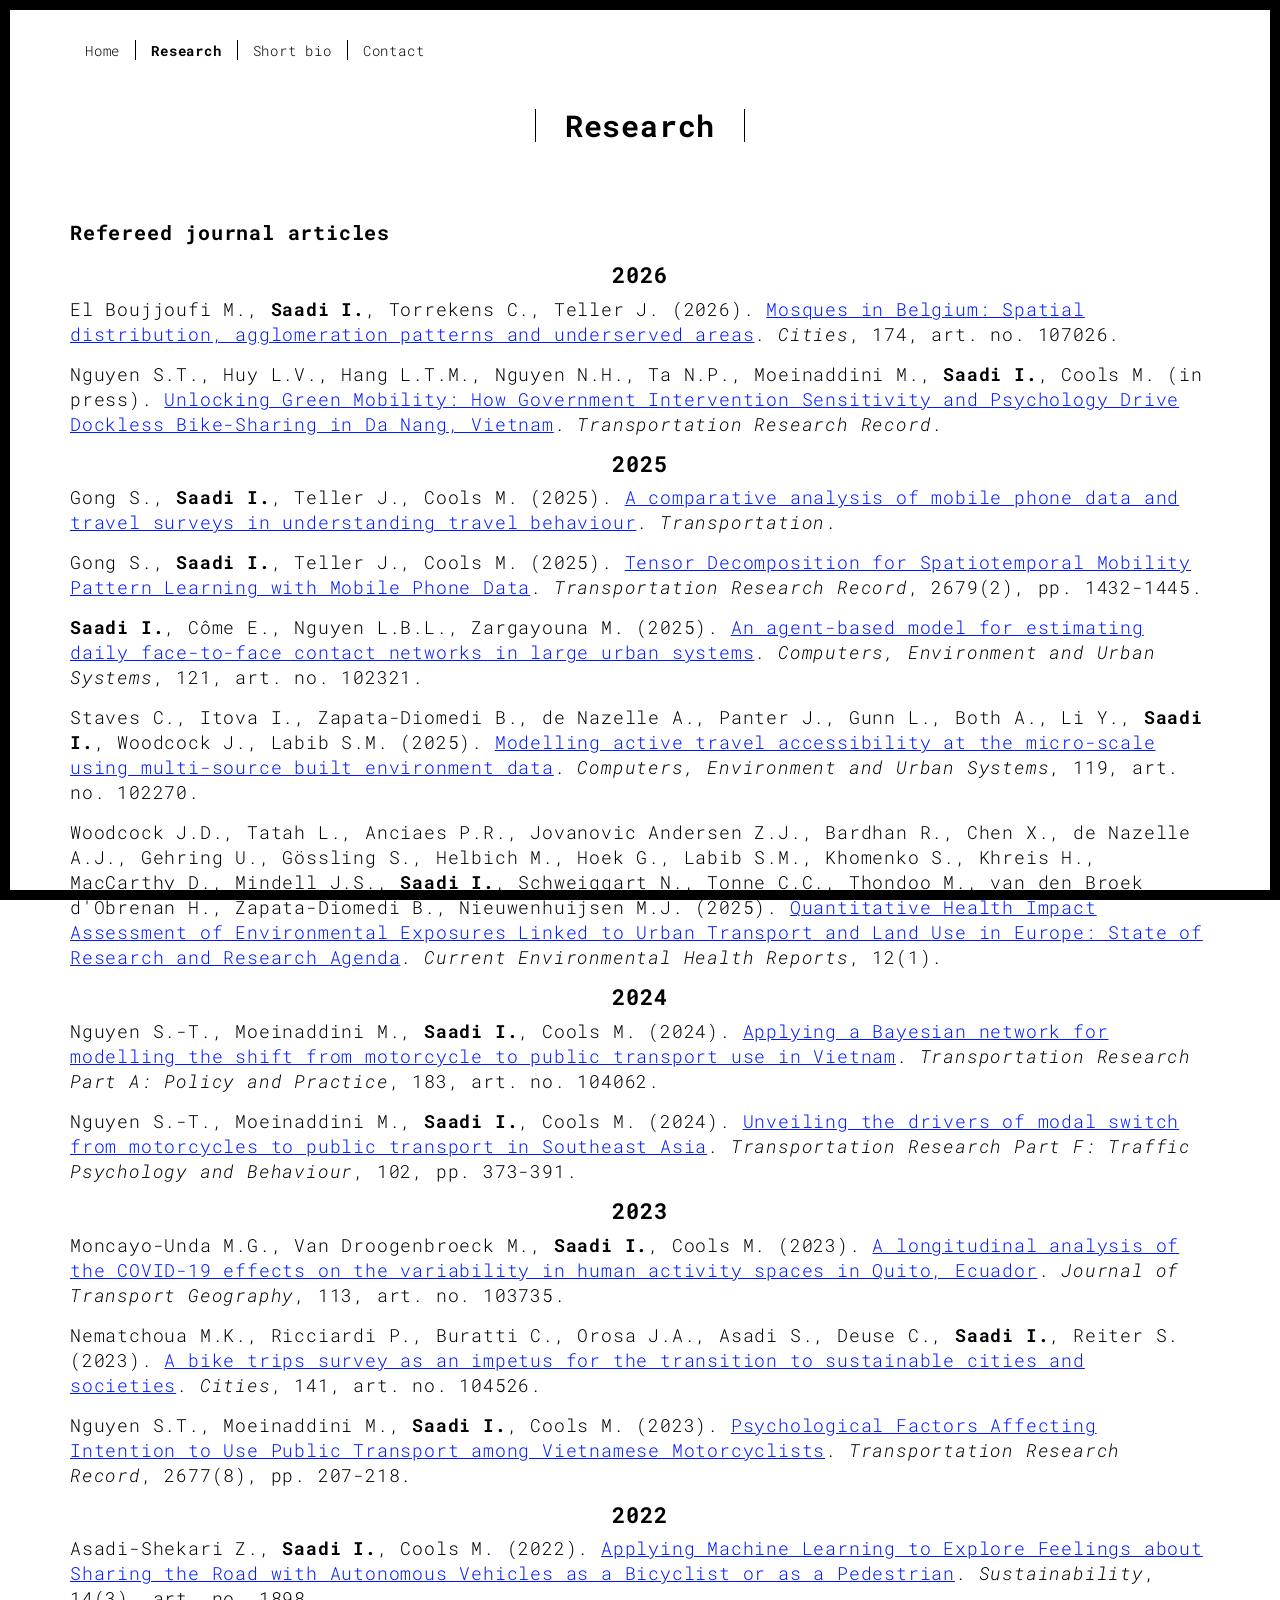
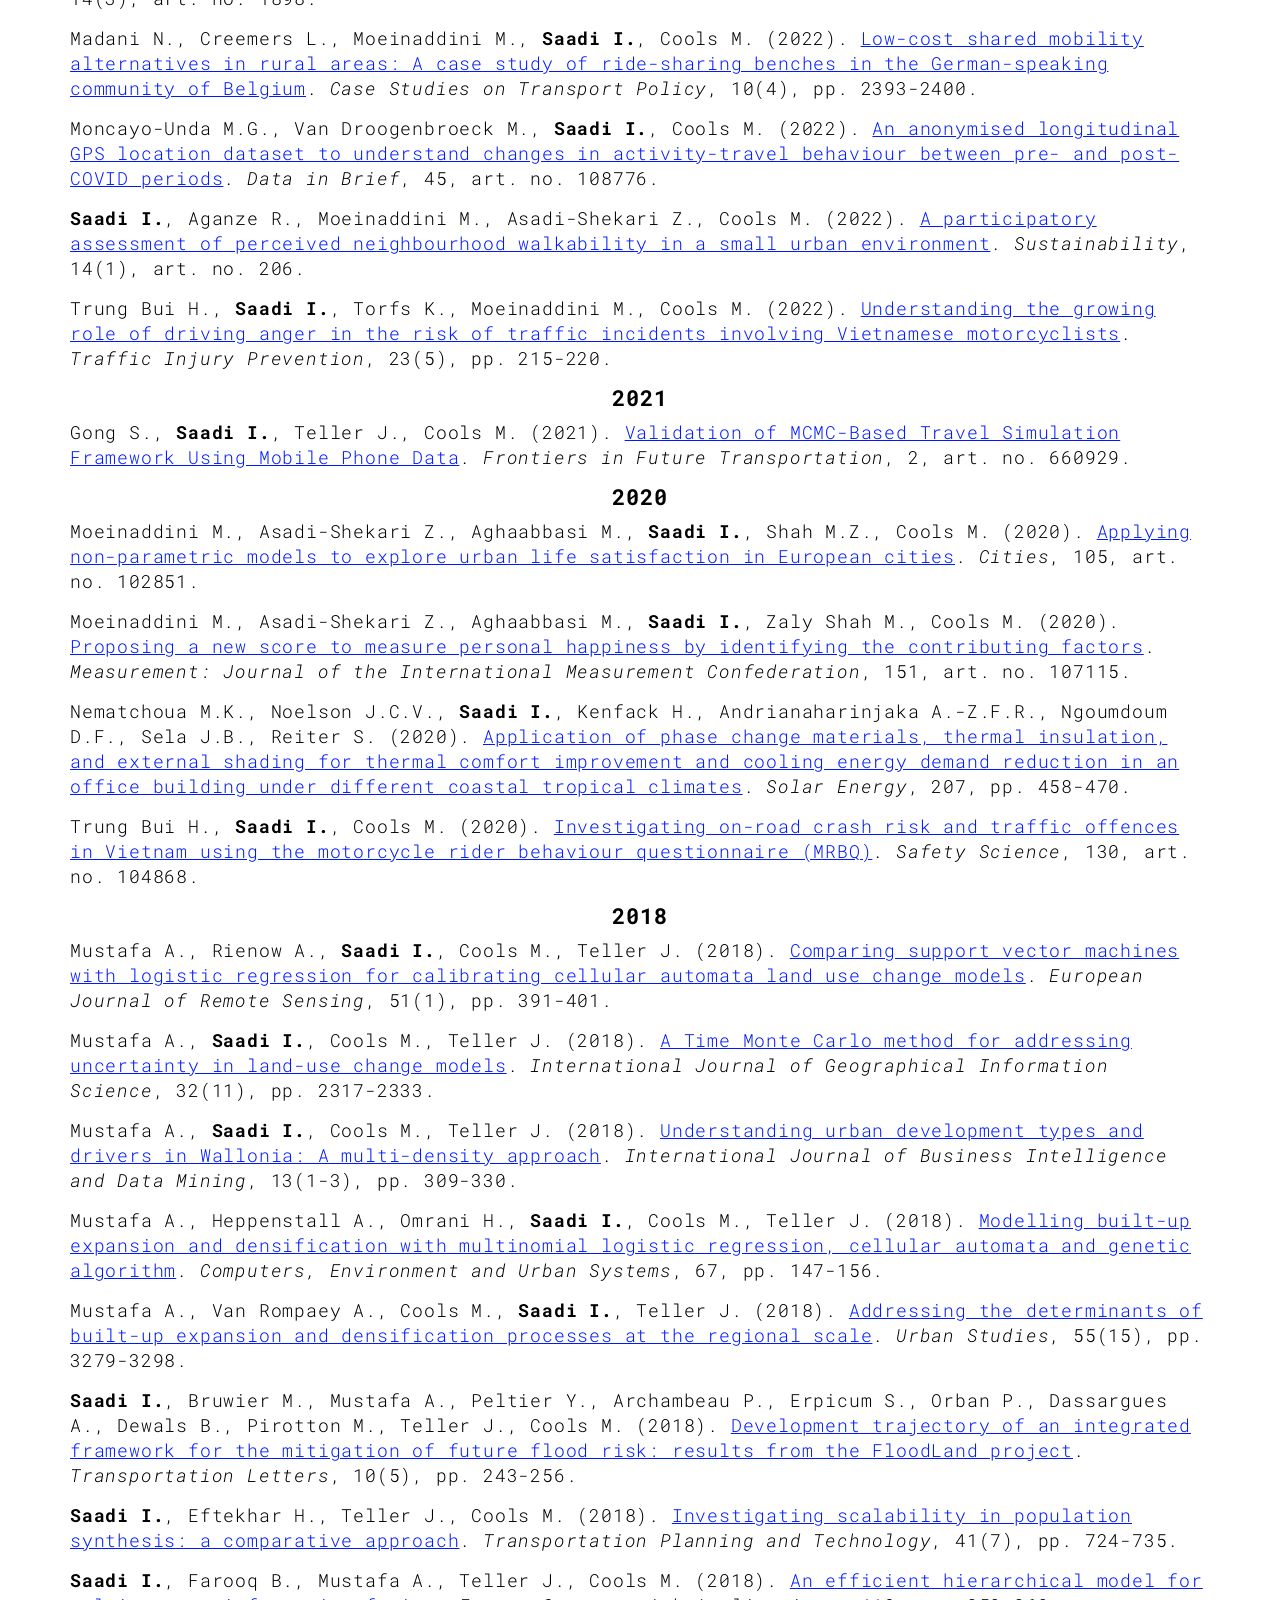
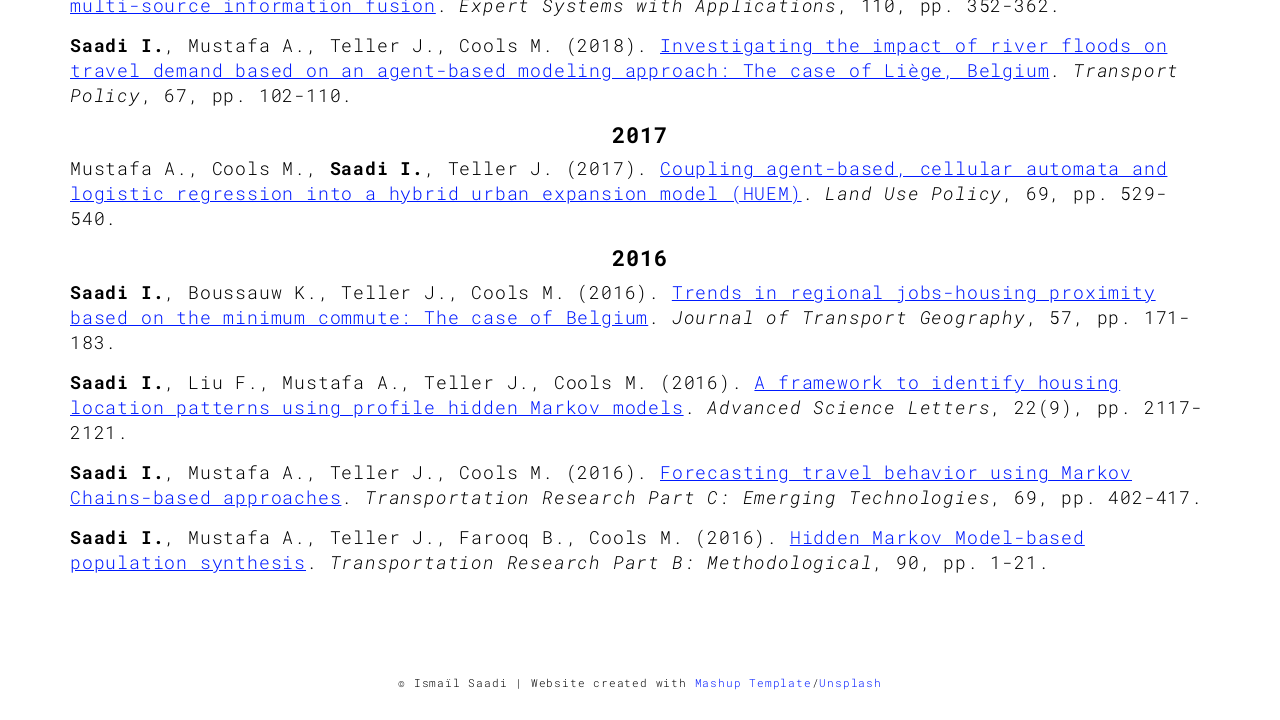
<file: works.html>
<!DOCTYPE html>
<html lang="en">
<head>
  <meta charset="UTF-8">
  <meta http-equiv="X-UA-Compatible" content="IE=edge">
  <meta name="viewport" content="width=device-width,initial-scale=1">
  <meta name="description" content="Peer-reviewed publications by Ismaïl Saadi covering transport planning, mobility, urban systems, and population health.">
  <meta name="google" content="notranslate" />
  <meta name="author" content="Ismaïl Saadi">
  <meta name="msapplication-tap-highlight" content="no">
  <link rel="apple-touch-icon" sizes="180x180" href="./assets/apple-icon-180x180.png">
  <link rel="icon" href="./assets/favicon.ico">
  <title>Research | Ismaïl Saadi</title>
  <link href="./main.3f6952e4.css" rel="stylesheet">
  <style>
    .col-md-12 p a { text-decoration: underline; }
    .col-md-12 h4 { text-align: center; font-size: 22px; }
  </style>
</head>
<body>
<div id="site-border-left"></div>
<div id="site-border-right"></div>
<div id="site-border-top"></div>
<div id="site-border-bottom"></div>
<header>
  <nav class="navbar navbar-fixed-top navbar-default">
    <div class="container">
        <button type="button" class="navbar-toggle collapsed" data-toggle="collapse" data-target="#navbar-collapse" aria-expanded="false">
          <span class="sr-only">Toggle navigation</span>
          <span class="icon-bar"></span>
          <span class="icon-bar"></span>
          <span class="icon-bar"></span>
        </button>
      <div class="collapse navbar-collapse" id="navbar-collapse">
        <ul class="nav navbar-nav ">
          <li><a href="./index.html" title="">Home</a></li>
          <li><a href="./works.html" title="">Research</a></li>
          <li><a href="./about.html" title="">Short bio</a></li>
          <li><a href="./contactform.html" title="">Contact</a></li>
        </ul>
      </div>
    </div>
  </nav>
</header>
<div class="section-container">
  <div class="container">
    <div class="row">
      <div class="col-sm-8 col-sm-offset-2 section-container-spacer">
        <div class="text-center">
          <h1 class="h2">Research</h1>
        </div>
      </div>
      <div class="col-md-12">
        <h3>Refereed journal articles</h3>

        <h4>2026</h4>
        <p style="font-size:18px;">El Boujjoufi M., <strong>Saadi I.</strong>, Torrekens C., Teller J. (2026). <a href="https://doi.org/10.1016/j.cities.2026.107026">Mosques in Belgium: Spatial distribution, agglomeration patterns and underserved areas</a>. <i>Cities</i>, 174, art. no. 107026.</p>
        <p style="font-size:18px;">Nguyen S.T., Huy L.V., Hang L.T.M., Nguyen N.H., Ta N.P., Moeinaddini M., <strong>Saadi I.</strong>, Cools M. (in press). <a href="https://doi.org/10.1177/03611981251398749">Unlocking Green Mobility: How Government Intervention Sensitivity and Psychology Drive Dockless Bike-Sharing in Da Nang, Vietnam</a>. <i>Transportation Research Record</i>.</p>

        <h4>2025</h4>
        <p style="font-size:18px;">Gong S., <strong>Saadi I.</strong>, Teller J., Cools M. (2025). <a href="https://doi.org/10.1007/s11116-025-10708-4">A comparative analysis of mobile phone data and travel surveys in understanding travel behaviour</a>. <i>Transportation</i>.</p>
        <p style="font-size:18px;">Gong S., <strong>Saadi I.</strong>, Teller J., Cools M. (2025). <a href="https://doi.org/10.1177/03611981241270166">Tensor Decomposition for Spatiotemporal Mobility Pattern Learning with Mobile Phone Data</a>. <i>Transportation Research Record</i>, 2679(2), pp. 1432-1445.</p>
        <p style="font-size:18px;"><strong>Saadi I.</strong>, Côme E., Nguyen L.B.L., Zargayouna M. (2025). <a href="https://doi.org/10.1016/j.compenvurbsys.2025.102321">An agent-based model for estimating daily face-to-face contact networks in large urban systems</a>. <i>Computers, Environment and Urban Systems</i>, 121, art. no. 102321.</p>
        <p style="font-size:18px;">Staves C., Itova I., Zapata-Diomedi B., de Nazelle A., Panter J., Gunn L., Both A., Li Y., <strong>Saadi I.</strong>, Woodcock J., Labib S.M. (2025). <a href="https://doi.org/10.1016/j.compenvurbsys.2025.102270">Modelling active travel accessibility at the micro-scale using multi-source built environment data</a>. <i>Computers, Environment and Urban Systems</i>, 119, art. no. 102270.</p>
        <p style="font-size:18px;">Woodcock J.D., Tatah L., Anciaes P.R., Jovanovic Andersen Z.J., Bardhan R., Chen X., de Nazelle A.J., Gehring U., Gössling S., Helbich M., Hoek G., Labib S.M., Khomenko S., Khreis H., MacCarthy D., Mindell J.S., <strong>Saadi I.</strong>, Schweiggart N., Tonne C.C., Thondoo M., van den Broek d'Obrenan H., Zapata-Diomedi B., Nieuwenhuijsen M.J. (2025). <a href="https://doi.org/10.1007/s40572-025-00505-7">Quantitative Health Impact Assessment of Environmental Exposures Linked to Urban Transport and Land Use in Europe: State of Research and Research Agenda</a>. <i>Current Environmental Health Reports</i>, 12(1).</p>

        <h4>2024</h4>
        <p style="font-size:18px;">Nguyen S.-T., Moeinaddini M., <strong>Saadi I.</strong>, Cools M. (2024). <a href="https://doi.org/10.1016/j.tra.2024.104062">Applying a Bayesian network for modelling the shift from motorcycle to public transport use in Vietnam</a>. <i>Transportation Research Part A: Policy and Practice</i>, 183, art. no. 104062.</p>
        <p style="font-size:18px;">Nguyen S.-T., Moeinaddini M., <strong>Saadi I.</strong>, Cools M. (2024). <a href="https://doi.org/10.1016/j.trf.2024.03.009">Unveiling the drivers of modal switch from motorcycles to public transport in Southeast Asia</a>. <i>Transportation Research Part F: Traffic Psychology and Behaviour</i>, 102, pp. 373-391.</p>

        <h4>2023</h4>
        <p style="font-size:18px;">Moncayo-Unda M.G., Van Droogenbroeck M., <strong>Saadi I.</strong>, Cools M. (2023). <a href="https://doi.org/10.1016/j.jtrangeo.2023.103735">A longitudinal analysis of the COVID-19 effects on the variability in human activity spaces in Quito, Ecuador</a>. <i>Journal of Transport Geography</i>, 113, art. no. 103735.</p>
        <p style="font-size:18px;">Nematchoua M.K., Ricciardi P., Buratti C., Orosa J.A., Asadi S., Deuse C., <strong>Saadi I.</strong>, Reiter S. (2023). <a href="https://doi.org/10.1016/j.cities.2023.104526">A bike trips survey as an impetus for the transition to sustainable cities and societies</a>. <i>Cities</i>, 141, art. no. 104526.</p>
        <p style="font-size:18px;">Nguyen S.T., Moeinaddini M., <strong>Saadi I.</strong>, Cools M. (2023). <a href="https://doi.org/10.1177/03611981231155900">Psychological Factors Affecting Intention to Use Public Transport among Vietnamese Motorcyclists</a>. <i>Transportation Research Record</i>, 2677(8), pp. 207-218.</p>

        <h4>2022</h4>
        <p style="font-size:18px;">Asadi-Shekari Z., <strong>Saadi I.</strong>, Cools M. (2022). <a href="https://doi.org/10.3390/su14031898">Applying Machine Learning to Explore Feelings about Sharing the Road with Autonomous Vehicles as a Bicyclist or as a Pedestrian</a>. <i>Sustainability</i>, 14(3), art. no. 1898.</p>
        <p style="font-size:18px;">Madani N., Creemers L., Moeinaddini M., <strong>Saadi I.</strong>, Cools M. (2022). <a href="https://doi.org/10.1016/j.cstp.2022.11.002">Low-cost shared mobility alternatives in rural areas: A case study of ride-sharing benches in the German-speaking community of Belgium</a>. <i>Case Studies on Transport Policy</i>, 10(4), pp. 2393-2400.</p>
        <p style="font-size:18px;">Moncayo-Unda M.G., Van Droogenbroeck M., <strong>Saadi I.</strong>, Cools M. (2022). <a href="https://doi.org/10.1016/j.dib.2022.108776">An anonymised longitudinal GPS location dataset to understand changes in activity-travel behaviour between pre- and post-COVID periods</a>. <i>Data in Brief</i>, 45, art. no. 108776.</p>
        <p style="font-size:18px;"><strong>Saadi I.</strong>, Aganze R., Moeinaddini M., Asadi-Shekari Z., Cools M. (2022). <a href="https://doi.org/10.3390/su14010206">A participatory assessment of perceived neighbourhood walkability in a small urban environment</a>. <i>Sustainability</i>, 14(1), art. no. 206.</p>
        <p style="font-size:18px;">Trung Bui H., <strong>Saadi I.</strong>, Torfs K., Moeinaddini M., Cools M. (2022). <a href="https://doi.org/10.1080/15389588.2022.2056598">Understanding the growing role of driving anger in the risk of traffic incidents involving Vietnamese motorcyclists</a>. <i>Traffic Injury Prevention</i>, 23(5), pp. 215-220.</p>

        <h4>2021</h4>
        <p style="font-size:18px;">Gong S., <strong>Saadi I.</strong>, Teller J., Cools M. (2021). <a href="https://doi.org/10.3389/ffutr.2021.660929">Validation of MCMC-Based Travel Simulation Framework Using Mobile Phone Data</a>. <i>Frontiers in Future Transportation</i>, 2, art. no. 660929.</p>

        <h4>2020</h4>
        <p style="font-size:18px;">Moeinaddini M., Asadi-Shekari Z., Aghaabbasi M., <strong>Saadi I.</strong>, Shah M.Z., Cools M. (2020). <a href="https://doi.org/10.1016/j.cities.2020.102851">Applying non-parametric models to explore urban life satisfaction in European cities</a>. <i>Cities</i>, 105, art. no. 102851.</p>
        <p style="font-size:18px;">Moeinaddini M., Asadi-Shekari Z., Aghaabbasi M., <strong>Saadi I.</strong>, Zaly Shah M., Cools M. (2020). <a href="https://doi.org/10.1016/j.measurement.2019.107115">Proposing a new score to measure personal happiness by identifying the contributing factors</a>. <i>Measurement: Journal of the International Measurement Confederation</i>, 151, art. no. 107115.</p>
        <p style="font-size:18px;">Nematchoua M.K., Noelson J.C.V., <strong>Saadi I.</strong>, Kenfack H., Andrianaharinjaka A.-Z.F.R., Ngoumdoum D.F., Sela J.B., Reiter S. (2020). <a href="https://doi.org/10.1016/j.solener.2020.06.110">Application of phase change materials, thermal insulation, and external shading for thermal comfort improvement and cooling energy demand reduction in an office building under different coastal tropical climates</a>. <i>Solar Energy</i>, 207, pp. 458-470.</p>
        <p style="font-size:18px;">Trung Bui H., <strong>Saadi I.</strong>, Cools M. (2020). <a href="https://doi.org/10.1016/j.ssci.2020.104868">Investigating on-road crash risk and traffic offences in Vietnam using the motorcycle rider behaviour questionnaire (MRBQ)</a>. <i>Safety Science</i>, 130, art. no. 104868.</p>

        <h4>2018</h4>
        <p style="font-size:18px;">Mustafa A., Rienow A., <strong>Saadi I.</strong>, Cools M., Teller J. (2018). <a href="https://doi.org/10.1080/22797254.2018.1442179">Comparing support vector machines with logistic regression for calibrating cellular automata land use change models</a>. <i>European Journal of Remote Sensing</i>, 51(1), pp. 391-401.</p>
        <p style="font-size:18px;">Mustafa A., <strong>Saadi I.</strong>, Cools M., Teller J. (2018). <a href="https://doi.org/10.1080/13658816.2018.1503275">A Time Monte Carlo method for addressing uncertainty in land-use change models</a>. <i>International Journal of Geographical Information Science</i>, 32(11), pp. 2317-2333.</p>
        <p style="font-size:18px;">Mustafa A., <strong>Saadi I.</strong>, Cools M., Teller J. (2018). <a href="https://doi.org/10.1504/IJBIDM.2018.088434">Understanding urban development types and drivers in Wallonia: A multi-density approach</a>. <i>International Journal of Business Intelligence and Data Mining</i>, 13(1-3), pp. 309-330.</p>
        <p style="font-size:18px;">Mustafa A., Heppenstall A., Omrani H., <strong>Saadi I.</strong>, Cools M., Teller J. (2018). <a href="https://doi.org/10.1016/j.compenvurbsys.2017.09.009">Modelling built-up expansion and densification with multinomial logistic regression, cellular automata and genetic algorithm</a>. <i>Computers, Environment and Urban Systems</i>, 67, pp. 147-156.</p>
        <p style="font-size:18px;">Mustafa A., Van Rompaey A., Cools M., <strong>Saadi I.</strong>, Teller J. (2018). <a href="https://doi.org/10.1177/0042098017749176">Addressing the determinants of built-up expansion and densification processes at the regional scale</a>. <i>Urban Studies</i>, 55(15), pp. 3279-3298.</p>
        <p style="font-size:18px;"><strong>Saadi I.</strong>, Bruwier M., Mustafa A., Peltier Y., Archambeau P., Erpicum S., Orban P., Dassargues A., Dewals B., Pirotton M., Teller J., Cools M. (2018). <a href="https://doi.org/10.1080/19427867.2016.1256120">Development trajectory of an integrated framework for the mitigation of future flood risk: results from the FloodLand project</a>. <i>Transportation Letters</i>, 10(5), pp. 243-256.</p>
        <p style="font-size:18px;"><strong>Saadi I.</strong>, Eftekhar H., Teller J., Cools M. (2018). <a href="https://doi.org/10.1080/03081060.2018.1504182">Investigating scalability in population synthesis: a comparative approach</a>. <i>Transportation Planning and Technology</i>, 41(7), pp. 724-735.</p>
        <p style="font-size:18px;"><strong>Saadi I.</strong>, Farooq B., Mustafa A., Teller J., Cools M. (2018). <a href="https://doi.org/10.1016/j.eswa.2018.06.018">An efficient hierarchical model for multi-source information fusion</a>. <i>Expert Systems with Applications</i>, 110, pp. 352-362.</p>
        <p style="font-size:18px;"><strong>Saadi I.</strong>, Mustafa A., Teller J., Cools M. (2018). <a href="https://doi.org/10.1016/j.tranpol.2017.09.009">Investigating the impact of river floods on travel demand based on an agent-based modeling approach: The case of Liège, Belgium</a>. <i>Transport Policy</i>, 67, pp. 102-110.</p>

        <h4>2017</h4>
        <p style="font-size:18px;">Mustafa A., Cools M., <strong>Saadi I.</strong>, Teller J. (2017). <a href="https://doi.org/10.1016/j.landusepol.2017.10.009">Coupling agent-based, cellular automata and logistic regression into a hybrid urban expansion model (HUEM)</a>. <i>Land Use Policy</i>, 69, pp. 529-540.</p>

        <h4>2016</h4>
        <p style="font-size:18px;"><strong>Saadi I.</strong>, Boussauw K., Teller J., Cools M. (2016). <a href="https://doi.org/10.1016/j.jtrangeo.2016.10.010">Trends in regional jobs-housing proximity based on the minimum commute: The case of Belgium</a>. <i>Journal of Transport Geography</i>, 57, pp. 171-183.</p>
        <p style="font-size:18px;"><strong>Saadi I.</strong>, Liu F., Mustafa A., Teller J., Cools M. (2016). <a href="https://doi.org/10.1166/asl.2016.7053">A framework to identify housing location patterns using profile hidden Markov models</a>. <i>Advanced Science Letters</i>, 22(9), pp. 2117-2121.</p>
        <p style="font-size:18px;"><strong>Saadi I.</strong>, Mustafa A., Teller J., Cools M. (2016). <a href="https://doi.org/10.1016/j.trc.2016.06.020">Forecasting travel behavior using Markov Chains-based approaches</a>. <i>Transportation Research Part C: Emerging Technologies</i>, 69, pp. 402-417.</p>
        <p style="font-size:18px;"><strong>Saadi I.</strong>, Mustafa A., Teller J., Farooq B., Cools M. (2016). <a href="https://doi.org/10.1016/j.trb.2016.04.007">Hidden Markov Model-based population synthesis</a>. <i>Transportation Research Part B: Methodological</i>, 90, pp. 1-21.</p>
      </div>
    </div>
  </div>
</div>
<footer class="footer-container text-center">
  <div class="container">
    <div class="row">
      <div class="col-xs-12">
        <p>© Ismaïl Saadi | Website created with <a href="http://www.mashup-template.com/" title="Create website with free html template">Mashup Template</a>/<a href="https://www.unsplash.com/" title="Beautiful Free Images">Unsplash</a></p>
      </div>
    </div>
  </div>
</footer>
<script>
  document.addEventListener("DOMContentLoaded", function (event) {
     navActivePage();
  });
</script>
<script type="text/javascript" src="./main.70a66962.js"></script>
</body>
</html>
</file>
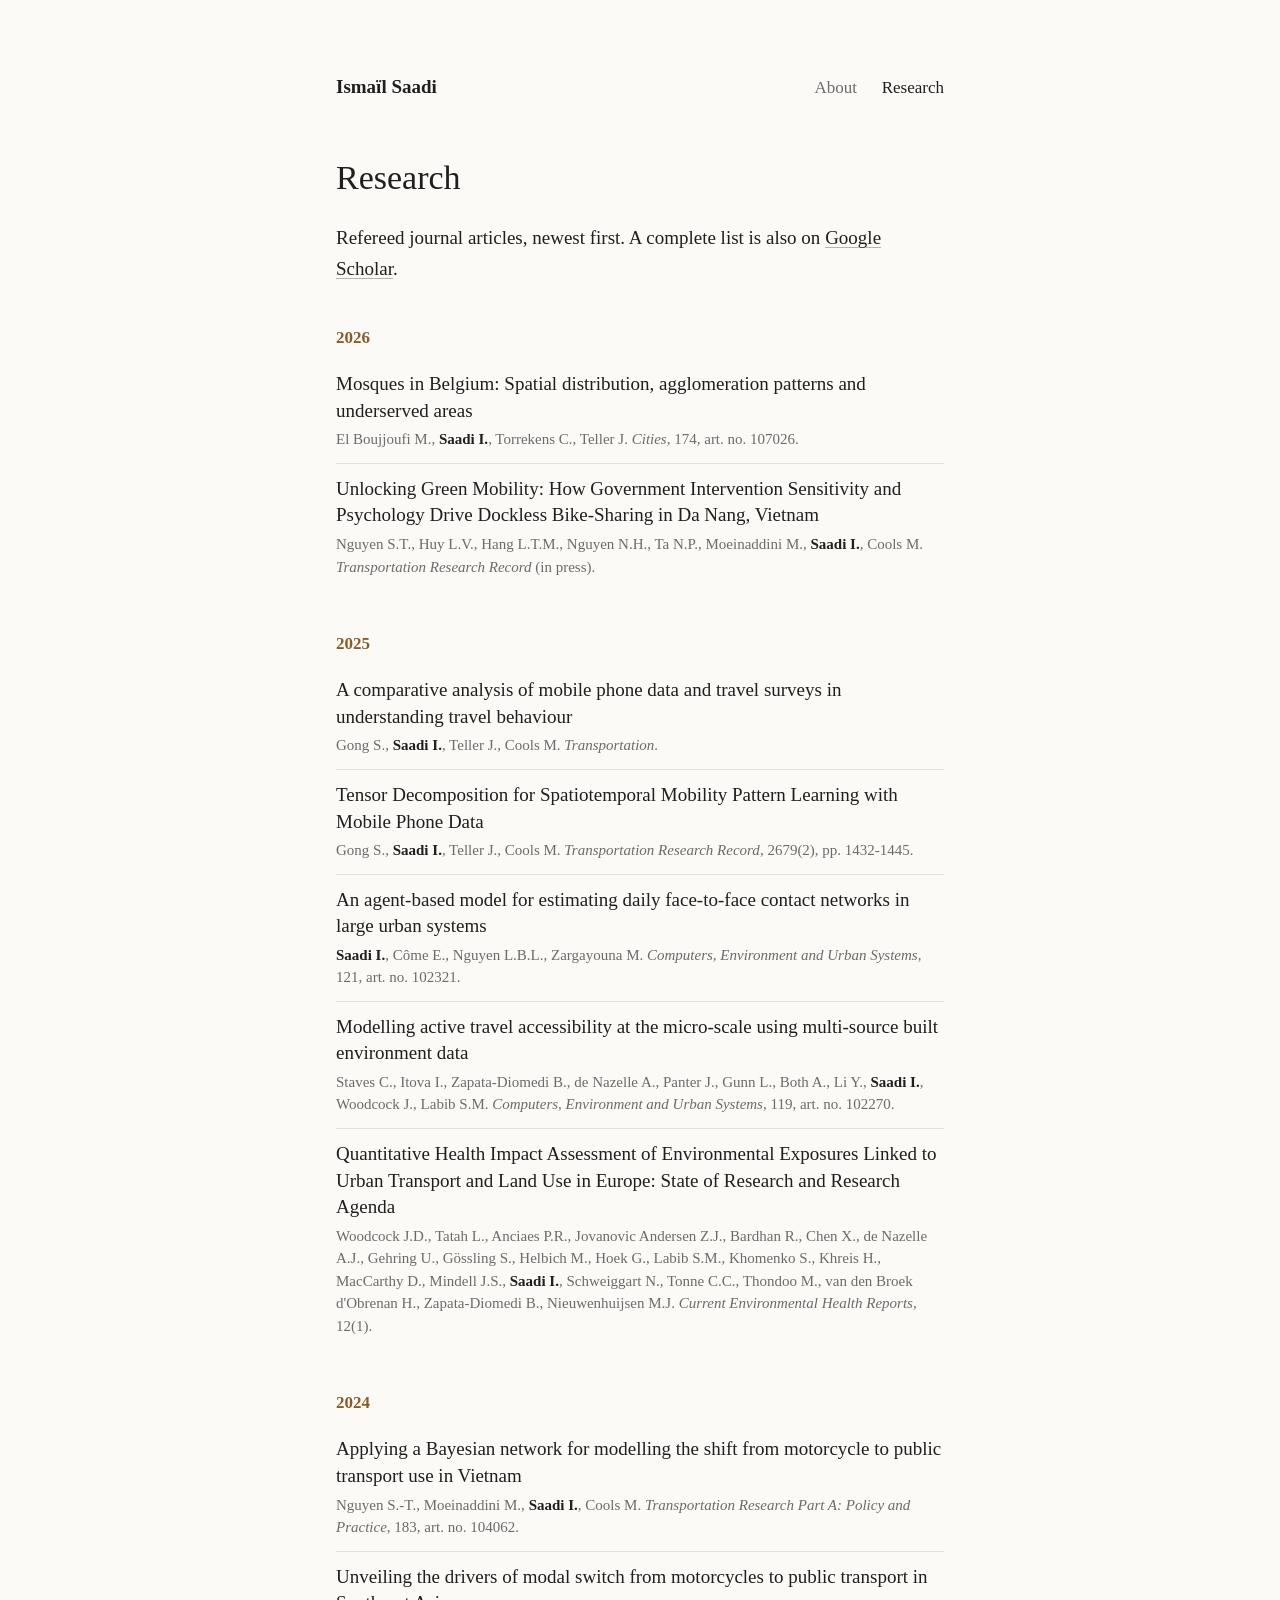
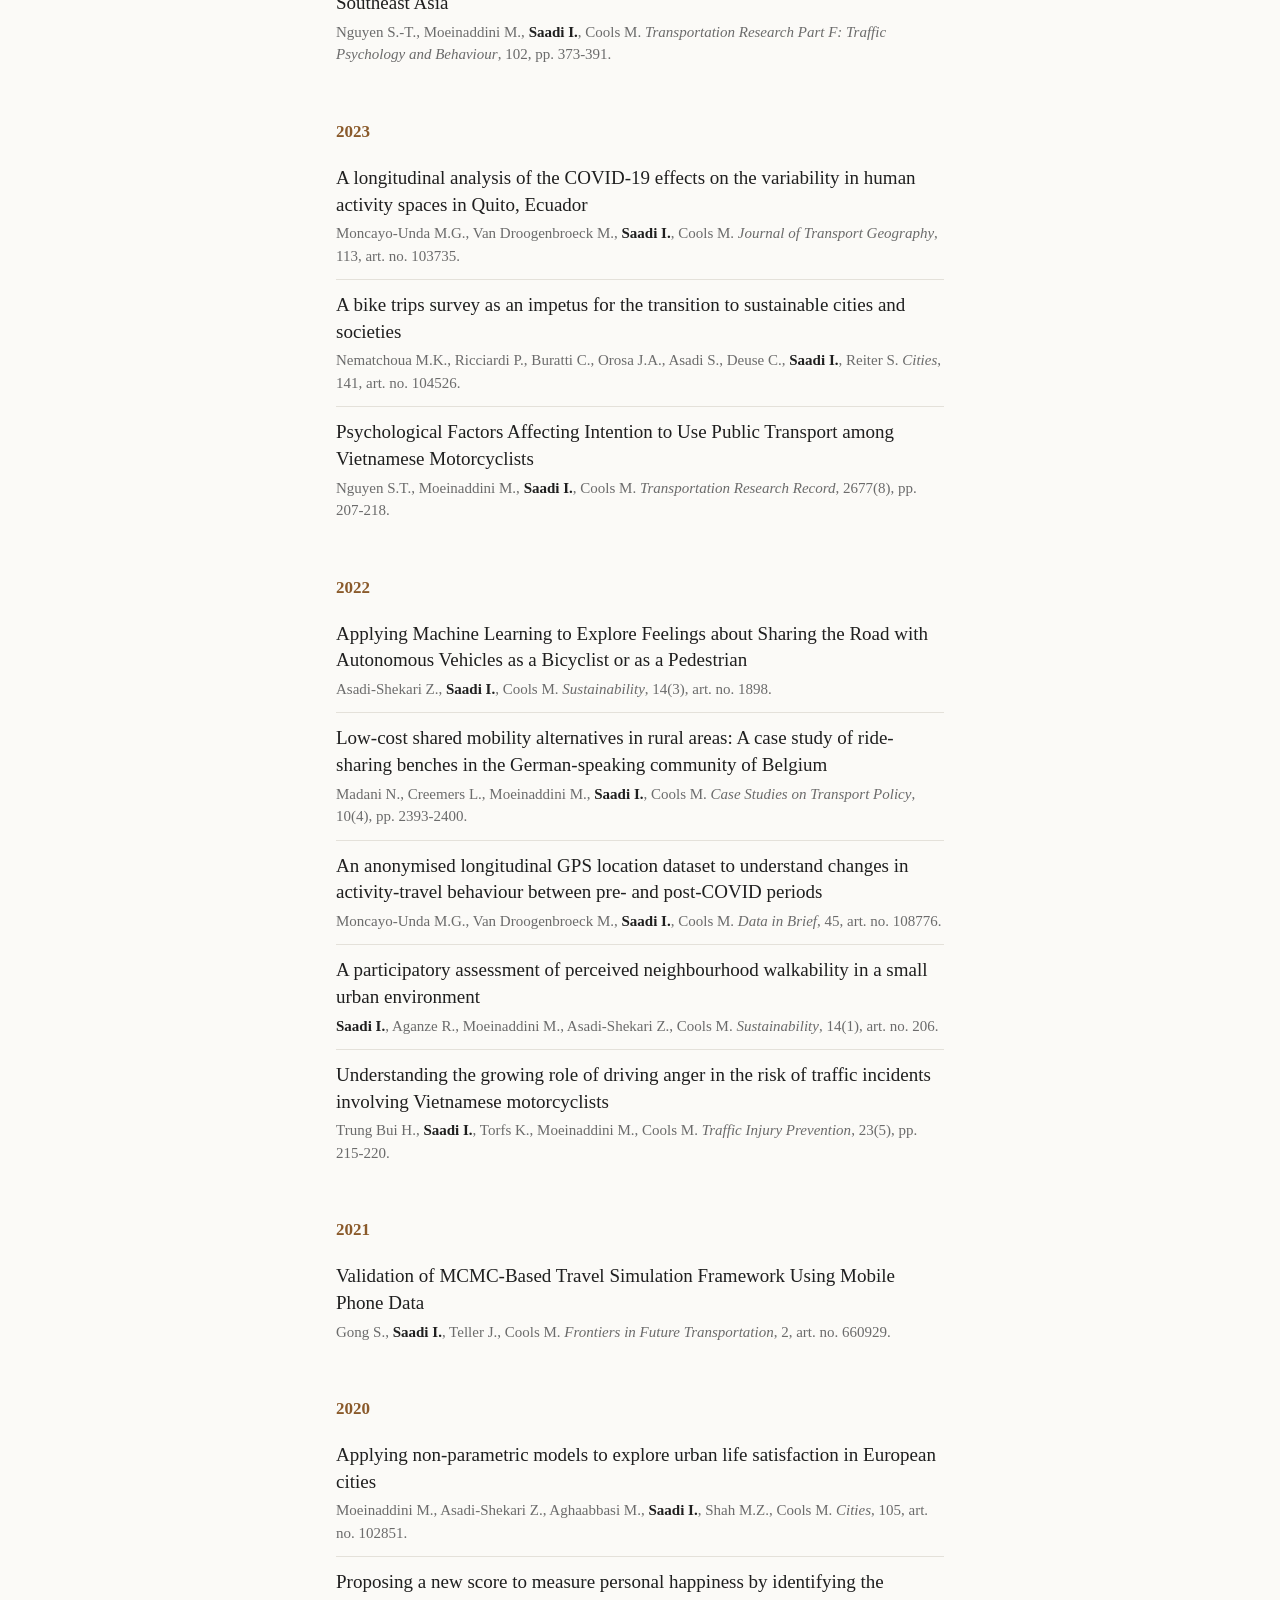
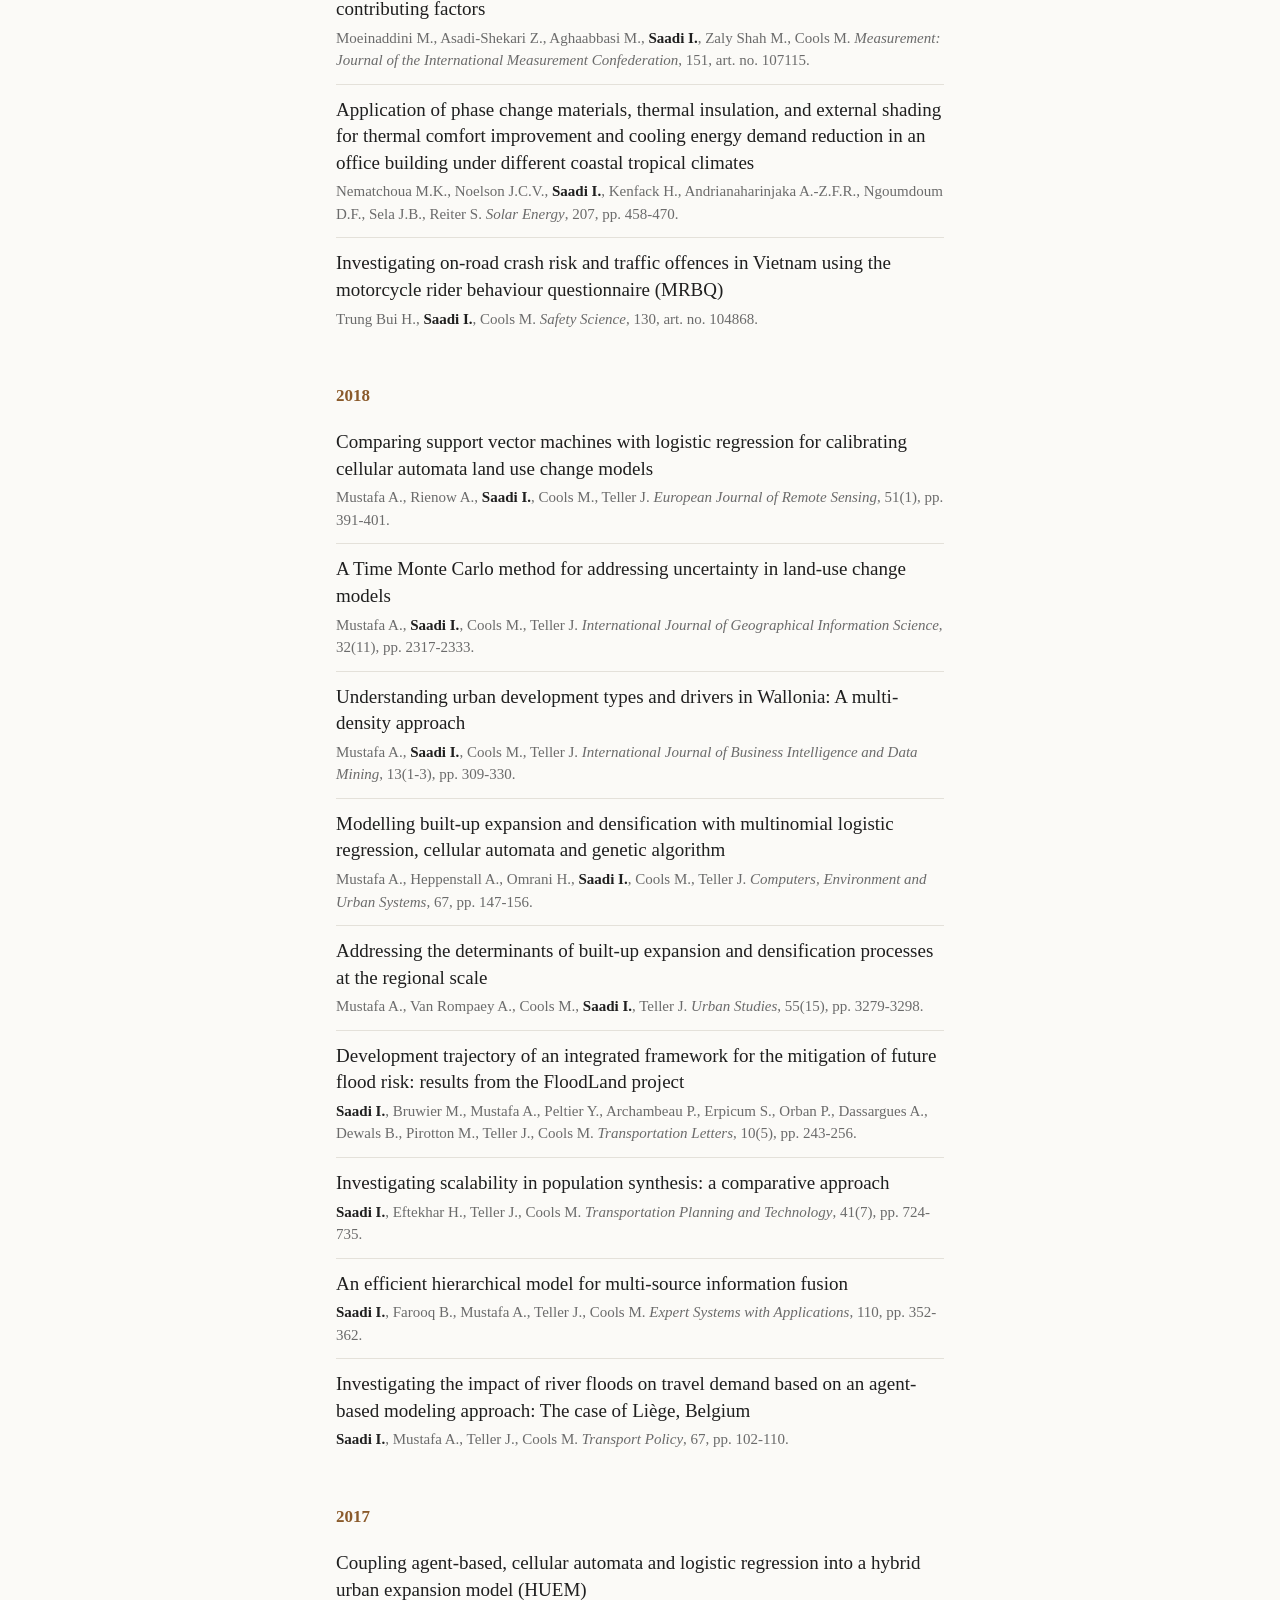
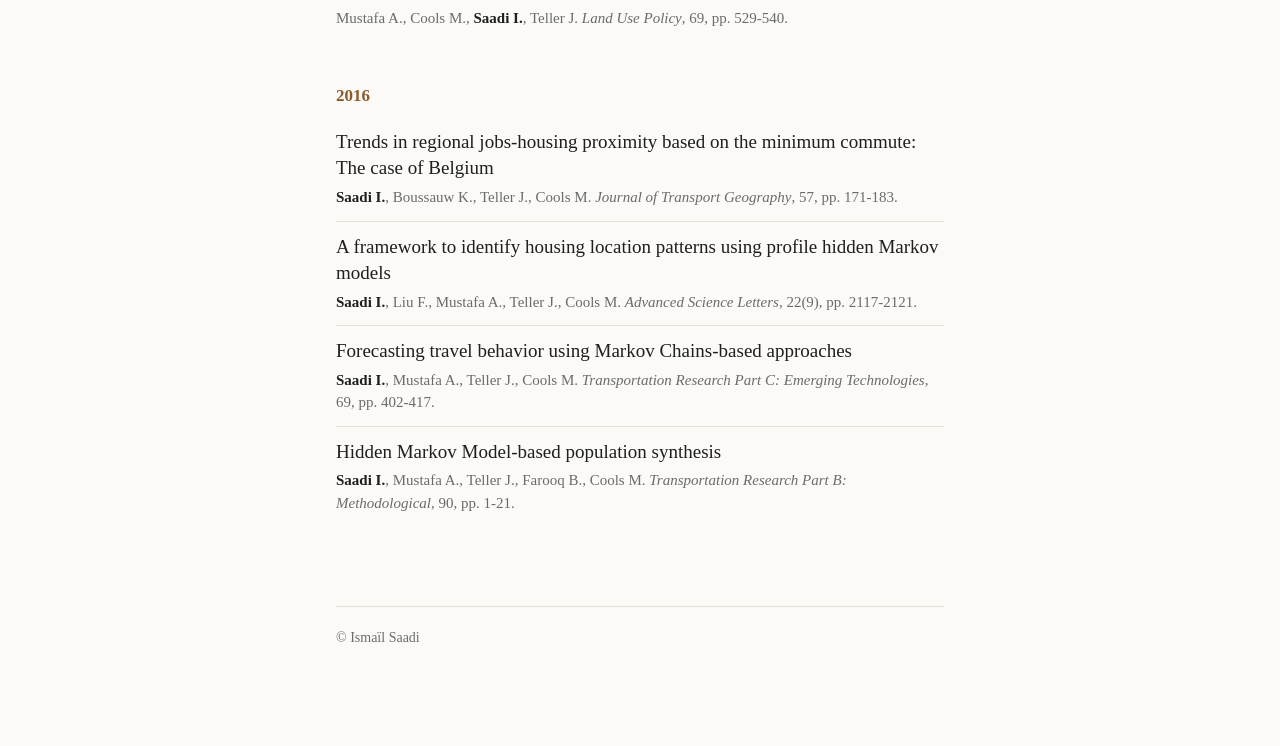
<file: new/research.html>
<!DOCTYPE html>
<html lang="en">
<head>
  <meta charset="UTF-8">
  <meta name="viewport" content="width=device-width, initial-scale=1">
  <meta name="description" content="Peer-reviewed publications by Ismaïl Saadi on transport, mobility, urban systems and population health.">
  <meta name="author" content="Ismaïl Saadi">
  <link rel="icon" href="../assets/favicon.ico">
  <title>Research · Ismaïl Saadi</title>
  <link rel="stylesheet" href="style.css">
</head>
<body>
  <div class="page">
    <header>
      <a class="name" href="index.html">Ismaïl Saadi</a>
      <nav>
        <a href="index.html">About</a>
        <a href="research.html" aria-current="page">Research</a>
      </nav>
    </header>

    <main>
      <h1>Research</h1>
      <p>Refereed journal articles, newest first. A complete list is also on <a href="https://scholar.google.com/citations?user=tLtny6YAAAAJ">Google Scholar</a>.</p>

      <h3 id="y2026">2026</h3>
      <ul class="pubs">
        <li><a href="https://doi.org/10.1016/j.cities.2026.107026">Mosques in Belgium: Spatial distribution, agglomeration patterns and underserved areas</a><span class="meta">El Boujjoufi M., <strong>Saadi I.</strong>, Torrekens C., Teller J. <i>Cities</i>, 174, art. no. 107026.</span></li>
        <li><a href="https://doi.org/10.1177/03611981251398749">Unlocking Green Mobility: How Government Intervention Sensitivity and Psychology Drive Dockless Bike-Sharing in Da Nang, Vietnam</a><span class="meta">Nguyen S.T., Huy L.V., Hang L.T.M., Nguyen N.H., Ta N.P., Moeinaddini M., <strong>Saadi I.</strong>, Cools M. <i>Transportation Research Record</i> (in press).</span></li>
      </ul>
      <h3 id="y2025">2025</h3>
      <ul class="pubs">
        <li><a href="https://doi.org/10.1007/s11116-025-10708-4">A comparative analysis of mobile phone data and travel surveys in understanding travel behaviour</a><span class="meta">Gong S., <strong>Saadi I.</strong>, Teller J., Cools M. <i>Transportation</i>.</span></li>
        <li><a href="https://doi.org/10.1177/03611981241270166">Tensor Decomposition for Spatiotemporal Mobility Pattern Learning with Mobile Phone Data</a><span class="meta">Gong S., <strong>Saadi I.</strong>, Teller J., Cools M. <i>Transportation Research Record</i>, 2679(2), pp. 1432-1445.</span></li>
        <li><a href="https://doi.org/10.1016/j.compenvurbsys.2025.102321">An agent-based model for estimating daily face-to-face contact networks in large urban systems</a><span class="meta"><strong>Saadi I.</strong>, Côme E., Nguyen L.B.L., Zargayouna M. <i>Computers, Environment and Urban Systems</i>, 121, art. no. 102321.</span></li>
        <li><a href="https://doi.org/10.1016/j.compenvurbsys.2025.102270">Modelling active travel accessibility at the micro-scale using multi-source built environment data</a><span class="meta">Staves C., Itova I., Zapata-Diomedi B., de Nazelle A., Panter J., Gunn L., Both A., Li Y., <strong>Saadi I.</strong>, Woodcock J., Labib S.M. <i>Computers, Environment and Urban Systems</i>, 119, art. no. 102270.</span></li>
        <li><a href="https://doi.org/10.1007/s40572-025-00505-7">Quantitative Health Impact Assessment of Environmental Exposures Linked to Urban Transport and Land Use in Europe: State of Research and Research Agenda</a><span class="meta">Woodcock J.D., Tatah L., Anciaes P.R., Jovanovic Andersen Z.J., Bardhan R., Chen X., de Nazelle A.J., Gehring U., Gössling S., Helbich M., Hoek G., Labib S.M., Khomenko S., Khreis H., MacCarthy D., Mindell J.S., <strong>Saadi I.</strong>, Schweiggart N., Tonne C.C., Thondoo M., van den Broek d'Obrenan H., Zapata-Diomedi B., Nieuwenhuijsen M.J. <i>Current Environmental Health Reports</i>, 12(1).</span></li>
      </ul>
      <h3 id="y2024">2024</h3>
      <ul class="pubs">
        <li><a href="https://doi.org/10.1016/j.tra.2024.104062">Applying a Bayesian network for modelling the shift from motorcycle to public transport use in Vietnam</a><span class="meta">Nguyen S.-T., Moeinaddini M., <strong>Saadi I.</strong>, Cools M. <i>Transportation Research Part A: Policy and Practice</i>, 183, art. no. 104062.</span></li>
        <li><a href="https://doi.org/10.1016/j.trf.2024.03.009">Unveiling the drivers of modal switch from motorcycles to public transport in Southeast Asia</a><span class="meta">Nguyen S.-T., Moeinaddini M., <strong>Saadi I.</strong>, Cools M. <i>Transportation Research Part F: Traffic Psychology and Behaviour</i>, 102, pp. 373-391.</span></li>
      </ul>
      <h3 id="y2023">2023</h3>
      <ul class="pubs">
        <li><a href="https://doi.org/10.1016/j.jtrangeo.2023.103735">A longitudinal analysis of the COVID-19 effects on the variability in human activity spaces in Quito, Ecuador</a><span class="meta">Moncayo-Unda M.G., Van Droogenbroeck M., <strong>Saadi I.</strong>, Cools M. <i>Journal of Transport Geography</i>, 113, art. no. 103735.</span></li>
        <li><a href="https://doi.org/10.1016/j.cities.2023.104526">A bike trips survey as an impetus for the transition to sustainable cities and societies</a><span class="meta">Nematchoua M.K., Ricciardi P., Buratti C., Orosa J.A., Asadi S., Deuse C., <strong>Saadi I.</strong>, Reiter S. <i>Cities</i>, 141, art. no. 104526.</span></li>
        <li><a href="https://doi.org/10.1177/03611981231155900">Psychological Factors Affecting Intention to Use Public Transport among Vietnamese Motorcyclists</a><span class="meta">Nguyen S.T., Moeinaddini M., <strong>Saadi I.</strong>, Cools M. <i>Transportation Research Record</i>, 2677(8), pp. 207-218.</span></li>
      </ul>
      <h3 id="y2022">2022</h3>
      <ul class="pubs">
        <li><a href="https://doi.org/10.3390/su14031898">Applying Machine Learning to Explore Feelings about Sharing the Road with Autonomous Vehicles as a Bicyclist or as a Pedestrian</a><span class="meta">Asadi-Shekari Z., <strong>Saadi I.</strong>, Cools M. <i>Sustainability</i>, 14(3), art. no. 1898.</span></li>
        <li><a href="https://doi.org/10.1016/j.cstp.2022.11.002">Low-cost shared mobility alternatives in rural areas: A case study of ride-sharing benches in the German-speaking community of Belgium</a><span class="meta">Madani N., Creemers L., Moeinaddini M., <strong>Saadi I.</strong>, Cools M. <i>Case Studies on Transport Policy</i>, 10(4), pp. 2393-2400.</span></li>
        <li><a href="https://doi.org/10.1016/j.dib.2022.108776">An anonymised longitudinal GPS location dataset to understand changes in activity-travel behaviour between pre- and post-COVID periods</a><span class="meta">Moncayo-Unda M.G., Van Droogenbroeck M., <strong>Saadi I.</strong>, Cools M. <i>Data in Brief</i>, 45, art. no. 108776.</span></li>
        <li><a href="https://doi.org/10.3390/su14010206">A participatory assessment of perceived neighbourhood walkability in a small urban environment</a><span class="meta"><strong>Saadi I.</strong>, Aganze R., Moeinaddini M., Asadi-Shekari Z., Cools M. <i>Sustainability</i>, 14(1), art. no. 206.</span></li>
        <li><a href="https://doi.org/10.1080/15389588.2022.2056598">Understanding the growing role of driving anger in the risk of traffic incidents involving Vietnamese motorcyclists</a><span class="meta">Trung Bui H., <strong>Saadi I.</strong>, Torfs K., Moeinaddini M., Cools M. <i>Traffic Injury Prevention</i>, 23(5), pp. 215-220.</span></li>
      </ul>
      <h3 id="y2021">2021</h3>
      <ul class="pubs">
        <li><a href="https://doi.org/10.3389/ffutr.2021.660929">Validation of MCMC-Based Travel Simulation Framework Using Mobile Phone Data</a><span class="meta">Gong S., <strong>Saadi I.</strong>, Teller J., Cools M. <i>Frontiers in Future Transportation</i>, 2, art. no. 660929.</span></li>
      </ul>
      <h3 id="y2020">2020</h3>
      <ul class="pubs">
        <li><a href="https://doi.org/10.1016/j.cities.2020.102851">Applying non-parametric models to explore urban life satisfaction in European cities</a><span class="meta">Moeinaddini M., Asadi-Shekari Z., Aghaabbasi M., <strong>Saadi I.</strong>, Shah M.Z., Cools M. <i>Cities</i>, 105, art. no. 102851.</span></li>
        <li><a href="https://doi.org/10.1016/j.measurement.2019.107115">Proposing a new score to measure personal happiness by identifying the contributing factors</a><span class="meta">Moeinaddini M., Asadi-Shekari Z., Aghaabbasi M., <strong>Saadi I.</strong>, Zaly Shah M., Cools M. <i>Measurement: Journal of the International Measurement Confederation</i>, 151, art. no. 107115.</span></li>
        <li><a href="https://doi.org/10.1016/j.solener.2020.06.110">Application of phase change materials, thermal insulation, and external shading for thermal comfort improvement and cooling energy demand reduction in an office building under different coastal tropical climates</a><span class="meta">Nematchoua M.K., Noelson J.C.V., <strong>Saadi I.</strong>, Kenfack H., Andrianaharinjaka A.-Z.F.R., Ngoumdoum D.F., Sela J.B., Reiter S. <i>Solar Energy</i>, 207, pp. 458-470.</span></li>
        <li><a href="https://doi.org/10.1016/j.ssci.2020.104868">Investigating on-road crash risk and traffic offences in Vietnam using the motorcycle rider behaviour questionnaire (MRBQ)</a><span class="meta">Trung Bui H., <strong>Saadi I.</strong>, Cools M. <i>Safety Science</i>, 130, art. no. 104868.</span></li>
      </ul>
      <h3 id="y2018">2018</h3>
      <ul class="pubs">
        <li><a href="https://doi.org/10.1080/22797254.2018.1442179">Comparing support vector machines with logistic regression for calibrating cellular automata land use change models</a><span class="meta">Mustafa A., Rienow A., <strong>Saadi I.</strong>, Cools M., Teller J. <i>European Journal of Remote Sensing</i>, 51(1), pp. 391-401.</span></li>
        <li><a href="https://doi.org/10.1080/13658816.2018.1503275">A Time Monte Carlo method for addressing uncertainty in land-use change models</a><span class="meta">Mustafa A., <strong>Saadi I.</strong>, Cools M., Teller J. <i>International Journal of Geographical Information Science</i>, 32(11), pp. 2317-2333.</span></li>
        <li><a href="https://doi.org/10.1504/IJBIDM.2018.088434">Understanding urban development types and drivers in Wallonia: A multi-density approach</a><span class="meta">Mustafa A., <strong>Saadi I.</strong>, Cools M., Teller J. <i>International Journal of Business Intelligence and Data Mining</i>, 13(1-3), pp. 309-330.</span></li>
        <li><a href="https://doi.org/10.1016/j.compenvurbsys.2017.09.009">Modelling built-up expansion and densification with multinomial logistic regression, cellular automata and genetic algorithm</a><span class="meta">Mustafa A., Heppenstall A., Omrani H., <strong>Saadi I.</strong>, Cools M., Teller J. <i>Computers, Environment and Urban Systems</i>, 67, pp. 147-156.</span></li>
        <li><a href="https://doi.org/10.1177/0042098017749176">Addressing the determinants of built-up expansion and densification processes at the regional scale</a><span class="meta">Mustafa A., Van Rompaey A., Cools M., <strong>Saadi I.</strong>, Teller J. <i>Urban Studies</i>, 55(15), pp. 3279-3298.</span></li>
        <li><a href="https://doi.org/10.1080/19427867.2016.1256120">Development trajectory of an integrated framework for the mitigation of future flood risk: results from the FloodLand project</a><span class="meta"><strong>Saadi I.</strong>, Bruwier M., Mustafa A., Peltier Y., Archambeau P., Erpicum S., Orban P., Dassargues A., Dewals B., Pirotton M., Teller J., Cools M. <i>Transportation Letters</i>, 10(5), pp. 243-256.</span></li>
        <li><a href="https://doi.org/10.1080/03081060.2018.1504182">Investigating scalability in population synthesis: a comparative approach</a><span class="meta"><strong>Saadi I.</strong>, Eftekhar H., Teller J., Cools M. <i>Transportation Planning and Technology</i>, 41(7), pp. 724-735.</span></li>
        <li><a href="https://doi.org/10.1016/j.eswa.2018.06.018">An efficient hierarchical model for multi-source information fusion</a><span class="meta"><strong>Saadi I.</strong>, Farooq B., Mustafa A., Teller J., Cools M. <i>Expert Systems with Applications</i>, 110, pp. 352-362.</span></li>
        <li><a href="https://doi.org/10.1016/j.tranpol.2017.09.009">Investigating the impact of river floods on travel demand based on an agent-based modeling approach: The case of Liège, Belgium</a><span class="meta"><strong>Saadi I.</strong>, Mustafa A., Teller J., Cools M. <i>Transport Policy</i>, 67, pp. 102-110.</span></li>
      </ul>
      <h3 id="y2017">2017</h3>
      <ul class="pubs">
        <li><a href="https://doi.org/10.1016/j.landusepol.2017.10.009">Coupling agent-based, cellular automata and logistic regression into a hybrid urban expansion model (HUEM)</a><span class="meta">Mustafa A., Cools M., <strong>Saadi I.</strong>, Teller J. <i>Land Use Policy</i>, 69, pp. 529-540.</span></li>
      </ul>
      <h3 id="y2016">2016</h3>
      <ul class="pubs">
        <li><a href="https://doi.org/10.1016/j.jtrangeo.2016.10.010">Trends in regional jobs-housing proximity based on the minimum commute: The case of Belgium</a><span class="meta"><strong>Saadi I.</strong>, Boussauw K., Teller J., Cools M. <i>Journal of Transport Geography</i>, 57, pp. 171-183.</span></li>
        <li><a href="https://doi.org/10.1166/asl.2016.7053">A framework to identify housing location patterns using profile hidden Markov models</a><span class="meta"><strong>Saadi I.</strong>, Liu F., Mustafa A., Teller J., Cools M. <i>Advanced Science Letters</i>, 22(9), pp. 2117-2121.</span></li>
        <li><a href="https://doi.org/10.1016/j.trc.2016.06.020">Forecasting travel behavior using Markov Chains-based approaches</a><span class="meta"><strong>Saadi I.</strong>, Mustafa A., Teller J., Cools M. <i>Transportation Research Part C: Emerging Technologies</i>, 69, pp. 402-417.</span></li>
        <li><a href="https://doi.org/10.1016/j.trb.2016.04.007">Hidden Markov Model-based population synthesis</a><span class="meta"><strong>Saadi I.</strong>, Mustafa A., Teller J., Farooq B., Cools M. <i>Transportation Research Part B: Methodological</i>, 90, pp. 1-21.</span></li>
      </ul>
    </main>

    <footer>© Ismaïl Saadi</footer>
  </div>
</body>
</html>
</file>
<file: new/style.css>
:root {
  --bg: #fbfaf7;
  --text: #1f1f1f;
  --muted: #6b6b6b;
  --rule: #e4e1da;
  --link: #1f1f1f;
  --link-line: #b9b4a8;
  --accent: #8a5a2b;
}

@media (prefers-color-scheme: dark) {
  :root {
    --bg: #161615;
    --text: #e8e6e1;
    --muted: #9a978f;
    --rule: #2e2d2a;
    --link: #e8e6e1;
    --link-line: #5d5a53;
    --accent: #d9a46c;
  }
}

* { box-sizing: border-box; }

html { -webkit-text-size-adjust: 100%; }

body {
  margin: 0;
  background: var(--bg);
  color: var(--text);
  font-family: "Iowan Old Style", "Palatino Linotype", Palatino, Georgia, "Times New Roman", serif;
  font-size: 19px;
  line-height: 1.6;
}

.page {
  max-width: 640px;
  margin: 0 auto;
  padding: 72px 16px 96px;
}

header {
  display: flex;
  flex-wrap: wrap;
  align-items: baseline;
  justify-content: space-between;
  gap: 8px 24px;
  margin-bottom: 56px;
}

.name {
  font-size: 19px;
  font-weight: 600;
  text-decoration: none;
  color: var(--text);
}

nav a {
  margin-left: 20px;
  color: var(--muted);
  text-decoration: none;
  font-size: 17px;
}
nav a:first-child { margin-left: 0; }
nav a:hover, nav a[aria-current="page"] { color: var(--text); }

h1 {
  font-size: 34px;
  font-weight: 500;
  line-height: 1.2;
  margin: 0 0 24px;
}

h2 {
  font-size: 15px;
  font-weight: 600;
  letter-spacing: 0.08em;
  text-transform: uppercase;
  color: var(--muted);
  margin: 56px 0 16px;
}

h3 {
  font-size: 17px;
  font-weight: 600;
  color: var(--accent);
  margin: 40px 0 8px;
}

p { margin: 0 0 18px; }

a {
  color: var(--link);
  text-decoration: underline;
  text-decoration-color: var(--link-line);
  text-underline-offset: 3px;
  text-decoration-thickness: 1px;
}
a:hover { text-decoration-color: var(--text); }

ul.pubs {
  list-style: none;
  margin: 0;
  padding: 0;
}
ul.pubs li {
  padding: 12px 0;
  border-bottom: 1px solid var(--rule);
}
ul.pubs li:last-child { border-bottom: 0; }
ul.pubs li > a {
  text-decoration: none;
  display: block;
  line-height: 1.4;
}
ul.pubs li > a:hover {
  text-decoration: underline;
  text-decoration-color: var(--link-line);
}
.meta {
  display: block;
  margin-top: 4px;
  font-size: 15px;
  line-height: 1.5;
  color: var(--muted);
}
.meta strong { color: var(--text); font-weight: 600; }

.links {
  list-style: none;
  padding: 0;
  margin: 0;
  display: flex;
  flex-wrap: wrap;
  gap: 8px 24px;
}

.more { margin-top: 20px; }

footer {
  margin-top: 80px;
  padding-top: 20px;
  border-top: 1px solid var(--rule);
  font-size: 14px;
  color: var(--muted);
}

@media (max-width: 520px) {
  body { font-size: 18px; }
  .page { padding-top: 40px; }
  h1 { font-size: 28px; }
}
</file>
<file: main.3f6952e4.css>
@import url(https://fonts.googleapis.com/css?family=Roboto:900|Roboto+Mono:300,400,700);@import url(https://maxcdn.bootstrapcdn.com/font-awesome/4.7.0/css/font-awesome.min.css);/*!
 * Bootstrap v3.3.7 (http://getbootstrap.com)
 * Copyright 2011-2016 Twitter, Inc.
 * Licensed under MIT (https://github.com/twbs/bootstrap/blob/master/LICENSE)
 */
/*! normalize.css v3.0.3 | MIT License | github.com/necolas/normalize.css */html{font-family:sans-serif;-ms-text-size-adjust:100%;-webkit-text-size-adjust:100%}body{margin:0}article,aside,details,figcaption,figure,footer,header,hgroup,main,menu,nav,section,summary{display:block}audio,canvas,progress,video{display:inline-block;vertical-align:baseline}audio:not([controls]){display:none;height:0}[hidden],template{display:none}a{background-color:transparent}a:active,a:hover{outline:0}abbr[title]{border-bottom:1px dotted}b,strong{font-weight:700}dfn{font-style:italic}h1{font-size:2em;margin:.67em 0}mark{background:#ff0;color:#000}small{font-size:80%}sub,sup{font-size:75%;line-height:0;position:relative;vertical-align:baseline}sup{top:-.5em}sub{bottom:-.25em}img{border:0}svg:not(:root){overflow:hidden}figure{margin:1em 40px}hr{box-sizing:content-box;height:0}pre{overflow:auto}code,kbd,pre,samp{font-family:monospace,monospace;font-size:1em}button,input,optgroup,select,textarea{color:inherit;font:inherit;margin:0}button{overflow:visible}button,select{text-transform:none}button,html input[type=button],input[type=reset],input[type=submit]{-webkit-appearance:button;cursor:pointer}button[disabled],html input[disabled]{cursor:default}button::-moz-focus-inner,input::-moz-focus-inner{border:0;padding:0}input{line-height:normal}input[type=checkbox],input[type=radio]{box-sizing:border-box;padding:0}input[type=number]::-webkit-inner-spin-button,input[type=number]::-webkit-outer-spin-button{height:auto}input[type=search]{-webkit-appearance:textfield;box-sizing:content-box}input[type=search]::-webkit-search-cancel-button,input[type=search]::-webkit-search-decoration{-webkit-appearance:none}fieldset{border:1px solid silver;margin:0 2px;padding:.35em .625em .75em}textarea{overflow:auto}optgroup{font-weight:700}table{border-collapse:collapse;border-spacing:0}td,th{padding:0}

/*! Source: https://github.com/h5bp/html5-boilerplate/blob/master/src/css/main.css */@media print{*,:after,:before{background:transparent!important;color:#000!important;box-shadow:none!important;text-shadow:none!important}a,a:visited{text-decoration:underline}a[href]:after{content:" (" attr(href) ")"}abbr[title]:after{content:" (" attr(title) ")"}a[href^="#"]:after,a[href^="javascript:"]:after{content:""}blockquote,pre{border:1px solid #999;page-break-inside:avoid}thead{display:table-header-group}img,tr{page-break-inside:avoid}img{max-width:100%!important}h2,h3,p{orphans:3;widows:3}h2,h3{page-break-after:avoid}.navbar{display:none}.btn>.caret,.dropup>.btn>.caret{border-top-color:#000!important}.label{border:1px solid #000}.table{border-collapse:collapse!important}.table td,.table th{background-color:#fff!important}.table-bordered td,.table-bordered th{border:1px solid #ddd!important}}*,:after,:before{-webkit-box-sizing:border-box;-moz-box-sizing:border-box;box-sizing:border-box}html{font-size:10px;-webkit-tap-highlight-color:transparent}body{font-family:Roboto Mono,Helvetica,Arial,sans-serif;font-size:11px;line-height:1.78;color:#000;background-color:#fff}button,input,select,textarea{font-family:inherit;font-size:inherit;line-height:inherit}a{color:#001aff;text-decoration:none}a:focus,a:hover{color:#0012b3;text-decoration:underline}a:focus{outline:5px auto -webkit-focus-ring-color;outline-offset:-2px}figure{margin:0}img{vertical-align:middle}.img-responsive{display:block;max-width:100%;height:auto}.img-rounded{border-radius:0}.img-thumbnail{padding:4px;line-height:1.78;background-color:#fff;border:1px solid #ddd;border-radius:0;-webkit-transition:all .2s ease-in-out;-o-transition:all .2s ease-in-out;transition:all .2s ease-in-out;display:inline-block;max-width:100%;height:auto}.img-circle{border-radius:50%}hr{margin-top:19px;margin-bottom:19px;border:0;border-top:1px solid #eee}.sr-only{position:absolute;width:1px;height:1px;margin:-1px;padding:0;overflow:hidden;clip:rect(0,0,0,0);border:0}.sr-only-focusable:active,.sr-only-focusable:focus{position:static;width:auto;height:auto;margin:0;overflow:visible;clip:auto}[role=button]{cursor:pointer}.h1,.h2,.h3,.h4,.h5,.h6,h1,h2,h3,h4,h5,h6{font-family:Roboto Mono,Helvetica,Arial,sans-serif;font-weight:700;line-height:1.1;color:#000}.h1 .small,.h1 small,.h2 .small,.h2 small,.h3 .small,.h3 small,.h4 .small,.h4 small,.h5 .small,.h5 small,.h6 .small,.h6 small,h1 .small,h1 small,h2 .small,h2 small,h3 .small,h3 small,h4 .small,h4 small,h5 .small,h5 small,h6 .small,h6 small{font-weight:400;line-height:1;color:#777}.h1,.h2,.h3,h1,h2,h3{margin-top:19px;margin-bottom:9.5px}.h1 .small,.h1 small,.h2 .small,.h2 small,.h3 .small,.h3 small,h1 .small,h1 small,h2 .small,h2 small,h3 .small,h3 small{font-size:65%}.h4,.h5,.h6,h4,h5,h6{margin-top:9.5px;margin-bottom:9.5px}.h4 .small,.h4 small,.h5 .small,.h5 small,.h6 .small,.h6 small,h4 .small,h4 small,h5 .small,h5 small,h6 .small,h6 small{font-size:75%}.h1,h1{font-size:70px}.h2,h2{font-size:30px}.h3,h3{font-size:20px}.h4,.h5,h4,h5{font-size:11px}.h6,h6{font-size:10px}p{margin:0 0 9.5px}.lead{margin-bottom:19px;font-size:12px;font-weight:300;line-height:1.4}@media (min-width:768px){.lead{font-size:16.5px}}.small,small{font-size:90%}.mark,mark{background-color:#fcf8e3;padding:.2em}.text-left{text-align:left}.text-right{text-align:right}.text-center{text-align:center}.text-justify{text-align:justify}.text-nowrap{white-space:nowrap}.text-lowercase{text-transform:lowercase}.initialism,.text-uppercase{text-transform:uppercase}.text-capitalize{text-transform:capitalize}.text-muted{color:#777}.text-primary{color:#001aff}a.text-primary:focus,a.text-primary:hover{color:#0015cc}.text-success{color:#fff}a.text-success:focus,a.text-success:hover{color:#e6e6e6}.text-info{color:#31708f}a.text-info:focus,a.text-info:hover{color:#245269}.text-warning{color:#8a6d3b}a.text-warning:focus,a.text-warning:hover{color:#66512c}.text-danger{color:#fff}a.text-danger:focus,a.text-danger:hover{color:#e6e6e6}.bg-primary{color:#fff;background-color:#001aff}a.bg-primary:focus,a.bg-primary:hover{background-color:#0015cc}.bg-success,a.bg-success:focus,a.bg-success:hover{background-color:#000}.bg-info{background-color:#d9edf7}a.bg-info:focus,a.bg-info:hover{background-color:#afd9ee}.bg-warning{background-color:#fcf8e3}a.bg-warning:focus,a.bg-warning:hover{background-color:#f7ecb5}.bg-danger{background-color:red}a.bg-danger:focus,a.bg-danger:hover{background-color:#c00}.page-header{padding-bottom:8.5px;margin:38px 0 19px;border-bottom:1px solid #eee}ol,ul{margin-top:0;margin-bottom:9.5px}ol ol,ol ul,ul ol,ul ul{margin-bottom:0}.list-inline,.list-unstyled{padding-left:0;list-style:none}.list-inline{margin-left:-5px}.list-inline>li{display:inline-block;padding-left:5px;padding-right:5px}dl{margin-top:0;margin-bottom:19px}dd,dt{line-height:1.78}dt{font-weight:700}dd{margin-left:0}.dl-horizontal dd:after,.dl-horizontal dd:before{content:" ";display:table}.dl-horizontal dd:after{clear:both}@media (min-width:768px){.dl-horizontal dt{float:left;width:160px;clear:left;text-align:right;overflow:hidden;text-overflow:ellipsis;white-space:nowrap}.dl-horizontal dd{margin-left:180px}}abbr[data-original-title],abbr[title]{cursor:help;border-bottom:1px dotted #777}.initialism{font-size:90%}blockquote{padding:9.5px 19px;margin:0 0 19px;font-size:13.75px;border-left:5px solid #eee}blockquote ol:last-child,blockquote p:last-child,blockquote ul:last-child{margin-bottom:0}blockquote .small,blockquote footer,blockquote small{display:block;font-size:80%;line-height:1.78;color:#777}blockquote .small:before,blockquote footer:before,blockquote small:before{content:"\2014   \A0"}.blockquote-reverse,blockquote.pull-right{padding-right:15px;padding-left:0;border-right:5px solid #eee;border-left:0;text-align:right}.blockquote-reverse .small:before,.blockquote-reverse footer:before,.blockquote-reverse small:before,blockquote.pull-right .small:before,blockquote.pull-right footer:before,blockquote.pull-right small:before{content:""}.blockquote-reverse .small:after,.blockquote-reverse footer:after,.blockquote-reverse small:after,blockquote.pull-right .small:after,blockquote.pull-right footer:after,blockquote.pull-right small:after{content:"\A0   \2014"}address{margin-bottom:19px;font-style:normal;line-height:1.78}code,kbd,pre,samp{font-family:Menlo,Monaco,Consolas,Courier New,monospace}code{color:#c7254e;background-color:#f9f2f4}code,kbd{padding:2px 4px;font-size:90%;border-radius:0}kbd{color:#fff;background-color:#333;box-shadow:inset 0 -1px 0 rgba(0,0,0,.25)}kbd kbd{padding:0;font-size:100%;font-weight:700;box-shadow:none}pre{display:block;padding:9px;margin:0 0 9.5px;font-size:10px;line-height:1.78;word-break:break-all;word-wrap:break-word;color:#333;background-color:#f5f5f5;border:1px solid #ccc;border-radius:0}pre code{padding:0;font-size:inherit;color:inherit;white-space:pre-wrap;background-color:transparent;border-radius:0}.pre-scrollable{max-height:340px;overflow-y:scroll}.container{margin-right:auto;margin-left:auto;padding-left:15px;padding-right:15px}.container:after,.container:before{content:" ";display:table}.container:after{clear:both}@media (min-width:768px){.container{width:750px}}@media (min-width:992px){.container{width:970px}}@media (min-width:1200px){.container{width:1170px}}.container-fluid{margin-right:auto;margin-left:auto;padding-left:15px;padding-right:15px}.container-fluid:after,.container-fluid:before{content:" ";display:table}.container-fluid:after{clear:both}.row{margin-left:-15px;margin-right:-15px}.row:after,.row:before{content:" ";display:table}.row:after{clear:both}.col-lg-1,.col-lg-2,.col-lg-3,.col-lg-4,.col-lg-5,.col-lg-6,.col-lg-7,.col-lg-8,.col-lg-9,.col-lg-10,.col-lg-11,.col-lg-12,.col-md-1,.col-md-2,.col-md-3,.col-md-4,.col-md-5,.col-md-6,.col-md-7,.col-md-8,.col-md-9,.col-md-10,.col-md-11,.col-md-12,.col-sm-1,.col-sm-2,.col-sm-3,.col-sm-4,.col-sm-5,.col-sm-6,.col-sm-7,.col-sm-8,.col-sm-9,.col-sm-10,.col-sm-11,.col-sm-12,.col-xs-1,.col-xs-2,.col-xs-3,.col-xs-4,.col-xs-5,.col-xs-6,.col-xs-7,.col-xs-8,.col-xs-9,.col-xs-10,.col-xs-11,.col-xs-12{position:relative;min-height:1px;padding-left:15px;padding-right:15px}.col-xs-1,.col-xs-2,.col-xs-3,.col-xs-4,.col-xs-5,.col-xs-6,.col-xs-7,.col-xs-8,.col-xs-9,.col-xs-10,.col-xs-11,.col-xs-12{float:left}.col-xs-1{width:8.33333%}.col-xs-2{width:16.66667%}.col-xs-3{width:25%}.col-xs-4{width:33.33333%}.col-xs-5{width:41.66667%}.col-xs-6{width:50%}.col-xs-7{width:58.33333%}.col-xs-8{width:66.66667%}.col-xs-9{width:75%}.col-xs-10{width:83.33333%}.col-xs-11{width:91.66667%}.col-xs-12{width:100%}.col-xs-pull-0{right:auto}.col-xs-pull-1{right:8.33333%}.col-xs-pull-2{right:16.66667%}.col-xs-pull-3{right:25%}.col-xs-pull-4{right:33.33333%}.col-xs-pull-5{right:41.66667%}.col-xs-pull-6{right:50%}.col-xs-pull-7{right:58.33333%}.col-xs-pull-8{right:66.66667%}.col-xs-pull-9{right:75%}.col-xs-pull-10{right:83.33333%}.col-xs-pull-11{right:91.66667%}.col-xs-pull-12{right:100%}.col-xs-push-0{left:auto}.col-xs-push-1{left:8.33333%}.col-xs-push-2{left:16.66667%}.col-xs-push-3{left:25%}.col-xs-push-4{left:33.33333%}.col-xs-push-5{left:41.66667%}.col-xs-push-6{left:50%}.col-xs-push-7{left:58.33333%}.col-xs-push-8{left:66.66667%}.col-xs-push-9{left:75%}.col-xs-push-10{left:83.33333%}.col-xs-push-11{left:91.66667%}.col-xs-push-12{left:100%}.col-xs-offset-0{margin-left:0}.col-xs-offset-1{margin-left:8.33333%}.col-xs-offset-2{margin-left:16.66667%}.col-xs-offset-3{margin-left:25%}.col-xs-offset-4{margin-left:33.33333%}.col-xs-offset-5{margin-left:41.66667%}.col-xs-offset-6{margin-left:50%}.col-xs-offset-7{margin-left:58.33333%}.col-xs-offset-8{margin-left:66.66667%}.col-xs-offset-9{margin-left:75%}.col-xs-offset-10{margin-left:83.33333%}.col-xs-offset-11{margin-left:91.66667%}.col-xs-offset-12{margin-left:100%}@media (min-width:768px){.col-sm-1,.col-sm-2,.col-sm-3,.col-sm-4,.col-sm-5,.col-sm-6,.col-sm-7,.col-sm-8,.col-sm-9,.col-sm-10,.col-sm-11,.col-sm-12{float:left}.col-sm-1{width:8.33333%}.col-sm-2{width:16.66667%}.col-sm-3{width:25%}.col-sm-4{width:33.33333%}.col-sm-5{width:41.66667%}.col-sm-6{width:50%}.col-sm-7{width:58.33333%}.col-sm-8{width:66.66667%}.col-sm-9{width:75%}.col-sm-10{width:83.33333%}.col-sm-11{width:91.66667%}.col-sm-12{width:100%}.col-sm-pull-0{right:auto}.col-sm-pull-1{right:8.33333%}.col-sm-pull-2{right:16.66667%}.col-sm-pull-3{right:25%}.col-sm-pull-4{right:33.33333%}.col-sm-pull-5{right:41.66667%}.col-sm-pull-6{right:50%}.col-sm-pull-7{right:58.33333%}.col-sm-pull-8{right:66.66667%}.col-sm-pull-9{right:75%}.col-sm-pull-10{right:83.33333%}.col-sm-pull-11{right:91.66667%}.col-sm-pull-12{right:100%}.col-sm-push-0{left:auto}.col-sm-push-1{left:8.33333%}.col-sm-push-2{left:16.66667%}.col-sm-push-3{left:25%}.col-sm-push-4{left:33.33333%}.col-sm-push-5{left:41.66667%}.col-sm-push-6{left:50%}.col-sm-push-7{left:58.33333%}.col-sm-push-8{left:66.66667%}.col-sm-push-9{left:75%}.col-sm-push-10{left:83.33333%}.col-sm-push-11{left:91.66667%}.col-sm-push-12{left:100%}.col-sm-offset-0{margin-left:0}.col-sm-offset-1{margin-left:8.33333%}.col-sm-offset-2{margin-left:16.66667%}.col-sm-offset-3{margin-left:25%}.col-sm-offset-4{margin-left:33.33333%}.col-sm-offset-5{margin-left:41.66667%}.col-sm-offset-6{margin-left:50%}.col-sm-offset-7{margin-left:58.33333%}.col-sm-offset-8{margin-left:66.66667%}.col-sm-offset-9{margin-left:75%}.col-sm-offset-10{margin-left:83.33333%}.col-sm-offset-11{margin-left:91.66667%}.col-sm-offset-12{margin-left:100%}}@media (min-width:992px){.col-md-1,.col-md-2,.col-md-3,.col-md-4,.col-md-5,.col-md-6,.col-md-7,.col-md-8,.col-md-9,.col-md-10,.col-md-11,.col-md-12{float:left}.col-md-1{width:8.33333%}.col-md-2{width:16.66667%}.col-md-3{width:25%}.col-md-4{width:33.33333%}.col-md-5{width:41.66667%}.col-md-6{width:50%}.col-md-7{width:58.33333%}.col-md-8{width:66.66667%}.col-md-9{width:75%}.col-md-10{width:83.33333%}.col-md-11{width:91.66667%}.col-md-12{width:100%}.col-md-pull-0{right:auto}.col-md-pull-1{right:8.33333%}.col-md-pull-2{right:16.66667%}.col-md-pull-3{right:25%}.col-md-pull-4{right:33.33333%}.col-md-pull-5{right:41.66667%}.col-md-pull-6{right:50%}.col-md-pull-7{right:58.33333%}.col-md-pull-8{right:66.66667%}.col-md-pull-9{right:75%}.col-md-pull-10{right:83.33333%}.col-md-pull-11{right:91.66667%}.col-md-pull-12{right:100%}.col-md-push-0{left:auto}.col-md-push-1{left:8.33333%}.col-md-push-2{left:16.66667%}.col-md-push-3{left:25%}.col-md-push-4{left:33.33333%}.col-md-push-5{left:41.66667%}.col-md-push-6{left:50%}.col-md-push-7{left:58.33333%}.col-md-push-8{left:66.66667%}.col-md-push-9{left:75%}.col-md-push-10{left:83.33333%}.col-md-push-11{left:91.66667%}.col-md-push-12{left:100%}.col-md-offset-0{margin-left:0}.col-md-offset-1{margin-left:8.33333%}.col-md-offset-2{margin-left:16.66667%}.col-md-offset-3{margin-left:25%}.col-md-offset-4{margin-left:33.33333%}.col-md-offset-5{margin-left:41.66667%}.col-md-offset-6{margin-left:50%}.col-md-offset-7{margin-left:58.33333%}.col-md-offset-8{margin-left:66.66667%}.col-md-offset-9{margin-left:75%}.col-md-offset-10{margin-left:83.33333%}.col-md-offset-11{margin-left:91.66667%}.col-md-offset-12{margin-left:100%}}@media (min-width:1200px){.col-lg-1,.col-lg-2,.col-lg-3,.col-lg-4,.col-lg-5,.col-lg-6,.col-lg-7,.col-lg-8,.col-lg-9,.col-lg-10,.col-lg-11,.col-lg-12{float:left}.col-lg-1{width:8.33333%}.col-lg-2{width:16.66667%}.col-lg-3{width:25%}.col-lg-4{width:33.33333%}.col-lg-5{width:41.66667%}.col-lg-6{width:50%}.col-lg-7{width:58.33333%}.col-lg-8{width:66.66667%}.col-lg-9{width:75%}.col-lg-10{width:83.33333%}.col-lg-11{width:91.66667%}.col-lg-12{width:100%}.col-lg-pull-0{right:auto}.col-lg-pull-1{right:8.33333%}.col-lg-pull-2{right:16.66667%}.col-lg-pull-3{right:25%}.col-lg-pull-4{right:33.33333%}.col-lg-pull-5{right:41.66667%}.col-lg-pull-6{right:50%}.col-lg-pull-7{right:58.33333%}.col-lg-pull-8{right:66.66667%}.col-lg-pull-9{right:75%}.col-lg-pull-10{right:83.33333%}.col-lg-pull-11{right:91.66667%}.col-lg-pull-12{right:100%}.col-lg-push-0{left:auto}.col-lg-push-1{left:8.33333%}.col-lg-push-2{left:16.66667%}.col-lg-push-3{left:25%}.col-lg-push-4{left:33.33333%}.col-lg-push-5{left:41.66667%}.col-lg-push-6{left:50%}.col-lg-push-7{left:58.33333%}.col-lg-push-8{left:66.66667%}.col-lg-push-9{left:75%}.col-lg-push-10{left:83.33333%}.col-lg-push-11{left:91.66667%}.col-lg-push-12{left:100%}.col-lg-offset-0{margin-left:0}.col-lg-offset-1{margin-left:8.33333%}.col-lg-offset-2{margin-left:16.66667%}.col-lg-offset-3{margin-left:25%}.col-lg-offset-4{margin-left:33.33333%}.col-lg-offset-5{margin-left:41.66667%}.col-lg-offset-6{margin-left:50%}.col-lg-offset-7{margin-left:58.33333%}.col-lg-offset-8{margin-left:66.66667%}.col-lg-offset-9{margin-left:75%}.col-lg-offset-10{margin-left:83.33333%}.col-lg-offset-11{margin-left:91.66667%}.col-lg-offset-12{margin-left:100%}}table{background-color:transparent}caption{padding-top:8px;padding-bottom:8px;color:#777}caption,th{text-align:left}.table{width:100%;max-width:100%;margin-bottom:19px}.table>tbody>tr>td,.table>tbody>tr>th,.table>tfoot>tr>td,.table>tfoot>tr>th,.table>thead>tr>td,.table>thead>tr>th{padding:8px;line-height:1.78;vertical-align:top;border-top:1px solid #ddd}.table>thead>tr>th{vertical-align:bottom;border-bottom:2px solid #ddd}.table>caption+thead>tr:first-child>td,.table>caption+thead>tr:first-child>th,.table>colgroup+thead>tr:first-child>td,.table>colgroup+thead>tr:first-child>th,.table>thead:first-child>tr:first-child>td,.table>thead:first-child>tr:first-child>th{border-top:0}.table>tbody+tbody{border-top:2px solid #ddd}.table .table{background-color:#fff}.table-condensed>tbody>tr>td,.table-condensed>tbody>tr>th,.table-condensed>tfoot>tr>td,.table-condensed>tfoot>tr>th,.table-condensed>thead>tr>td,.table-condensed>thead>tr>th{padding:5px}.table-bordered,.table-bordered>tbody>tr>td,.table-bordered>tbody>tr>th,.table-bordered>tfoot>tr>td,.table-bordered>tfoot>tr>th,.table-bordered>thead>tr>td,.table-bordered>thead>tr>th{border:1px solid #ddd}.table-bordered>thead>tr>td,.table-bordered>thead>tr>th{border-bottom-width:2px}.table-striped>tbody>tr:nth-of-type(odd){background-color:#f9f9f9}.table-hover>tbody>tr:hover{background-color:#f5f5f5}table col[class*=col-]{position:static;float:none;display:table-column}table td[class*=col-],table th[class*=col-]{position:static;float:none;display:table-cell}.table>tbody>tr.active>td,.table>tbody>tr.active>th,.table>tbody>tr>td.active,.table>tbody>tr>th.active,.table>tfoot>tr.active>td,.table>tfoot>tr.active>th,.table>tfoot>tr>td.active,.table>tfoot>tr>th.active,.table>thead>tr.active>td,.table>thead>tr.active>th,.table>thead>tr>td.active,.table>thead>tr>th.active{background-color:#f5f5f5}.table-hover>tbody>tr.active:hover>td,.table-hover>tbody>tr.active:hover>th,.table-hover>tbody>tr:hover>.active,.table-hover>tbody>tr>td.active:hover,.table-hover>tbody>tr>th.active:hover{background-color:#e8e8e8}.table-hover>tbody>tr.success:hover>td,.table-hover>tbody>tr.success:hover>th,.table-hover>tbody>tr:hover>.success,.table-hover>tbody>tr>td.success:hover,.table-hover>tbody>tr>th.success:hover,.table>tbody>tr.success>td,.table>tbody>tr.success>th,.table>tbody>tr>td.success,.table>tbody>tr>th.success,.table>tfoot>tr.success>td,.table>tfoot>tr.success>th,.table>tfoot>tr>td.success,.table>tfoot>tr>th.success,.table>thead>tr.success>td,.table>thead>tr.success>th,.table>thead>tr>td.success,.table>thead>tr>th.success{background-color:#000}.table>tbody>tr.info>td,.table>tbody>tr.info>th,.table>tbody>tr>td.info,.table>tbody>tr>th.info,.table>tfoot>tr.info>td,.table>tfoot>tr.info>th,.table>tfoot>tr>td.info,.table>tfoot>tr>th.info,.table>thead>tr.info>td,.table>thead>tr.info>th,.table>thead>tr>td.info,.table>thead>tr>th.info{background-color:#d9edf7}.table-hover>tbody>tr.info:hover>td,.table-hover>tbody>tr.info:hover>th,.table-hover>tbody>tr:hover>.info,.table-hover>tbody>tr>td.info:hover,.table-hover>tbody>tr>th.info:hover{background-color:#c4e3f3}.table>tbody>tr.warning>td,.table>tbody>tr.warning>th,.table>tbody>tr>td.warning,.table>tbody>tr>th.warning,.table>tfoot>tr.warning>td,.table>tfoot>tr.warning>th,.table>tfoot>tr>td.warning,.table>tfoot>tr>th.warning,.table>thead>tr.warning>td,.table>thead>tr.warning>th,.table>thead>tr>td.warning,.table>thead>tr>th.warning{background-color:#fcf8e3}.table-hover>tbody>tr.warning:hover>td,.table-hover>tbody>tr.warning:hover>th,.table-hover>tbody>tr:hover>.warning,.table-hover>tbody>tr>td.warning:hover,.table-hover>tbody>tr>th.warning:hover{background-color:#faf2cc}.table>tbody>tr.danger>td,.table>tbody>tr.danger>th,.table>tbody>tr>td.danger,.table>tbody>tr>th.danger,.table>tfoot>tr.danger>td,.table>tfoot>tr.danger>th,.table>tfoot>tr>td.danger,.table>tfoot>tr>th.danger,.table>thead>tr.danger>td,.table>thead>tr.danger>th,.table>thead>tr>td.danger,.table>thead>tr>th.danger{background-color:red}.table-hover>tbody>tr.danger:hover>td,.table-hover>tbody>tr.danger:hover>th,.table-hover>tbody>tr:hover>.danger,.table-hover>tbody>tr>td.danger:hover,.table-hover>tbody>tr>th.danger:hover{background-color:#e60000}.table-responsive{overflow-x:auto;min-height:.01%}@media screen and (max-width:767px){.table-responsive{width:100%;margin-bottom:14.25px;overflow-y:hidden;-ms-overflow-style:-ms-autohiding-scrollbar;border:1px solid #ddd}.table-responsive>.table{margin-bottom:0}.table-responsive>.table>tbody>tr>td,.table-responsive>.table>tbody>tr>th,.table-responsive>.table>tfoot>tr>td,.table-responsive>.table>tfoot>tr>th,.table-responsive>.table>thead>tr>td,.table-responsive>.table>thead>tr>th{white-space:nowrap}.table-responsive>.table-bordered{border:0}.table-responsive>.table-bordered>tbody>tr>td:first-child,.table-responsive>.table-bordered>tbody>tr>th:first-child,.table-responsive>.table-bordered>tfoot>tr>td:first-child,.table-responsive>.table-bordered>tfoot>tr>th:first-child,.table-responsive>.table-bordered>thead>tr>td:first-child,.table-responsive>.table-bordered>thead>tr>th:first-child{border-left:0}.table-responsive>.table-bordered>tbody>tr>td:last-child,.table-responsive>.table-bordered>tbody>tr>th:last-child,.table-responsive>.table-bordered>tfoot>tr>td:last-child,.table-responsive>.table-bordered>tfoot>tr>th:last-child,.table-responsive>.table-bordered>thead>tr>td:last-child,.table-responsive>.table-bordered>thead>tr>th:last-child{border-right:0}.table-responsive>.table-bordered>tbody>tr:last-child>td,.table-responsive>.table-bordered>tbody>tr:last-child>th,.table-responsive>.table-bordered>tfoot>tr:last-child>td,.table-responsive>.table-bordered>tfoot>tr:last-child>th{border-bottom:0}}fieldset{margin:0;min-width:0}fieldset,legend{padding:0;border:0}legend{display:block;width:100%;margin-bottom:19px;font-size:16.5px;line-height:inherit;color:#333;border-bottom:1px solid #e5e5e5}label{display:inline-block;max-width:100%;margin-bottom:5px;font-weight:700}input[type=search]{-webkit-box-sizing:border-box;-moz-box-sizing:border-box;box-sizing:border-box}input[type=checkbox],input[type=radio]{margin:4px 0 0;margin-top:1px\9;line-height:normal}input[type=file]{display:block}input[type=range]{display:block;width:100%}select[multiple],select[size]{height:auto}input[type=checkbox]:focus,input[type=file]:focus,input[type=radio]:focus{outline:5px auto -webkit-focus-ring-color;outline-offset:-2px}output{padding-top:9px}.form-control,output{display:block;font-size:11px;line-height:1.78;color:#555}.form-control{width:100%;height:40px;padding:8px 14px;background-color:#fff;background-image:none;border:1px solid #000;border-radius:0;-webkit-box-shadow:inset 0 1px 1px rgba(0,0,0,.075);box-shadow:inset 0 1px 1px rgba(0,0,0,.075);-webkit-transition:border-color .15s ease-in-out,box-shadow .15s ease-in-out;-o-transition:border-color ease-in-out .15s,box-shadow ease-in-out .15s;transition:border-color .15s ease-in-out,box-shadow .15s ease-in-out}.form-control:focus{border-color:#66afe9;-webkit-box-shadow:inset 0 1px 1px rgba(0,0,0,.075),0 0 8px rgba(102,175,233,.6);box-shadow:inset 0 1px 1px rgba(0,0,0,.075),0 0 8px rgba(102,175,233,.6)}.form-control::-moz-placeholder{color:#999;opacity:1}.form-control:-ms-input-placeholder{color:#999}.form-control::-webkit-input-placeholder{color:#999}.form-control::-ms-expand{border:0;background-color:transparent}.form-control[disabled],.form-control[readonly],fieldset[disabled] .form-control{background-color:#eee;opacity:1}.form-control[disabled],fieldset[disabled] .form-control{cursor:not-allowed}textarea.form-control{height:auto}input[type=search]{-webkit-appearance:none}@media screen and (-webkit-min-device-pixel-ratio:0){input[type=date].form-control,input[type=datetime-local].form-control,input[type=month].form-control,input[type=time].form-control{line-height:40px}.input-group-sm>.input-group-btn>input[type=date].btn,.input-group-sm>.input-group-btn>input[type=datetime-local].btn,.input-group-sm>.input-group-btn>input[type=month].btn,.input-group-sm>.input-group-btn>input[type=time].btn,.input-group-sm>input[type=date].form-control,.input-group-sm>input[type=date].input-group-addon,.input-group-sm>input[type=datetime-local].form-control,.input-group-sm>input[type=datetime-local].input-group-addon,.input-group-sm>input[type=month].form-control,.input-group-sm>input[type=month].input-group-addon,.input-group-sm>input[type=time].form-control,.input-group-sm>input[type=time].input-group-addon,.input-group-sm input[type=date],.input-group-sm input[type=datetime-local],.input-group-sm input[type=month],.input-group-sm input[type=time],input[type=date].input-sm,input[type=datetime-local].input-sm,input[type=month].input-sm,input[type=time].input-sm{line-height:27px}.input-group-lg>.input-group-btn>input[type=date].btn,.input-group-lg>.input-group-btn>input[type=datetime-local].btn,.input-group-lg>.input-group-btn>input[type=month].btn,.input-group-lg>.input-group-btn>input[type=time].btn,.input-group-lg>input[type=date].form-control,.input-group-lg>input[type=date].input-group-addon,.input-group-lg>input[type=datetime-local].form-control,.input-group-lg>input[type=datetime-local].input-group-addon,.input-group-lg>input[type=month].form-control,.input-group-lg>input[type=month].input-group-addon,.input-group-lg>input[type=time].form-control,.input-group-lg>input[type=time].input-group-addon,.input-group-lg input[type=date],.input-group-lg input[type=datetime-local],.input-group-lg input[type=month],.input-group-lg input[type=time],input[type=date].input-lg,input[type=datetime-local].input-lg,input[type=month].input-lg,input[type=time].input-lg{line-height:41px}}.form-group{margin-bottom:15px}.checkbox,.radio{position:relative;display:block;margin-top:10px;margin-bottom:10px}.checkbox label,.radio label{min-height:19px;padding-left:20px;margin-bottom:0;font-weight:400;cursor:pointer}.checkbox-inline input[type=checkbox],.checkbox input[type=checkbox],.radio-inline input[type=radio],.radio input[type=radio]{position:absolute;margin-left:-20px;margin-top:4px\9}.checkbox+.checkbox,.radio+.radio{margin-top:-5px}.checkbox-inline,.radio-inline{position:relative;display:inline-block;padding-left:20px;margin-bottom:0;vertical-align:middle;font-weight:400;cursor:pointer}.checkbox-inline+.checkbox-inline,.radio-inline+.radio-inline{margin-top:0;margin-left:10px}.checkbox-inline.disabled,.checkbox.disabled label,.radio-inline.disabled,.radio.disabled label,fieldset[disabled] .checkbox-inline,fieldset[disabled] .checkbox label,fieldset[disabled] .radio-inline,fieldset[disabled] .radio label,fieldset[disabled] input[type=checkbox],fieldset[disabled] input[type=radio],input[type=checkbox].disabled,input[type=checkbox][disabled],input[type=radio].disabled,input[type=radio][disabled]{cursor:not-allowed}.form-control-static{padding-top:9px;padding-bottom:9px;margin-bottom:0;min-height:30px}.form-control-static.input-lg,.form-control-static.input-sm,.input-group-lg>.form-control-static.form-control,.input-group-lg>.form-control-static.input-group-addon,.input-group-lg>.input-group-btn>.form-control-static.btn,.input-group-sm>.form-control-static.form-control,.input-group-sm>.form-control-static.input-group-addon,.input-group-sm>.input-group-btn>.form-control-static.btn{padding-left:0;padding-right:0}.input-group-sm>.form-control,.input-group-sm>.input-group-addon,.input-group-sm>.input-group-btn>.btn,.input-sm{height:27px;padding:5px 10px;font-size:10px;line-height:1.5;border-radius:0}.input-group-sm>.input-group-btn>select.btn,.input-group-sm>select.form-control,.input-group-sm>select.input-group-addon,select.input-sm{height:27px;line-height:27px}.input-group-sm>.input-group-btn>select[multiple].btn,.input-group-sm>.input-group-btn>textarea.btn,.input-group-sm>select[multiple].form-control,.input-group-sm>select[multiple].input-group-addon,.input-group-sm>textarea.form-control,.input-group-sm>textarea.input-group-addon,select[multiple].input-sm,textarea.input-sm{height:auto}.form-group-sm .form-control{height:27px;padding:5px 10px;font-size:10px;line-height:1.5;border-radius:0}.form-group-sm select.form-control{height:27px;line-height:27px}.form-group-sm select[multiple].form-control,.form-group-sm textarea.form-control{height:auto}.form-group-sm .form-control-static{height:27px;min-height:29px;padding:6px 10px;font-size:10px;line-height:1.5}.input-group-lg>.form-control,.input-group-lg>.input-group-addon,.input-group-lg>.input-group-btn>.btn,.input-lg{height:41px;padding:10px 16px;font-size:14px;line-height:1.33333;border-radius:0}.input-group-lg>.input-group-btn>select.btn,.input-group-lg>select.form-control,.input-group-lg>select.input-group-addon,select.input-lg{height:41px;line-height:41px}.input-group-lg>.input-group-btn>select[multiple].btn,.input-group-lg>.input-group-btn>textarea.btn,.input-group-lg>select[multiple].form-control,.input-group-lg>select[multiple].input-group-addon,.input-group-lg>textarea.form-control,.input-group-lg>textarea.input-group-addon,select[multiple].input-lg,textarea.input-lg{height:auto}.form-group-lg .form-control{height:41px;padding:10px 16px;font-size:14px;line-height:1.33333;border-radius:0}.form-group-lg select.form-control{height:41px;line-height:41px}.form-group-lg select[multiple].form-control,.form-group-lg textarea.form-control{height:auto}.form-group-lg .form-control-static{height:41px;min-height:33px;padding:11px 16px;font-size:14px;line-height:1.33333}.has-feedback{position:relative}.has-feedback .form-control{padding-right:50px}.form-control-feedback{position:absolute;top:0;right:0;z-index:2;display:block;width:40px;height:40px;line-height:40px;text-align:center;pointer-events:none}.form-group-lg .form-control+.form-control-feedback,.input-group-lg+.form-control-feedback,.input-group-lg>.form-control+.form-control-feedback,.input-group-lg>.input-group-addon+.form-control-feedback,.input-group-lg>.input-group-btn>.btn+.form-control-feedback,.input-lg+.form-control-feedback{width:41px;height:41px;line-height:41px}.form-group-sm .form-control+.form-control-feedback,.input-group-sm+.form-control-feedback,.input-group-sm>.form-control+.form-control-feedback,.input-group-sm>.input-group-addon+.form-control-feedback,.input-group-sm>.input-group-btn>.btn+.form-control-feedback,.input-sm+.form-control-feedback{width:27px;height:27px;line-height:27px}.has-success .checkbox,.has-success .checkbox-inline,.has-success.checkbox-inline label,.has-success.checkbox label,.has-success .control-label,.has-success .help-block,.has-success .radio,.has-success .radio-inline,.has-success.radio-inline label,.has-success.radio label{color:#fff}.has-success .form-control{border-color:#fff;-webkit-box-shadow:inset 0 1px 1px rgba(0,0,0,.075);box-shadow:inset 0 1px 1px rgba(0,0,0,.075)}.has-success .form-control:focus{border-color:#e6e6e6;-webkit-box-shadow:inset 0 1px 1px rgba(0,0,0,.075),0 0 6px #fff;box-shadow:inset 0 1px 1px rgba(0,0,0,.075),0 0 6px #fff}.has-success .input-group-addon{color:#fff;border-color:#fff;background-color:#000}.has-success .form-control-feedback{color:#fff}.has-warning .checkbox,.has-warning .checkbox-inline,.has-warning.checkbox-inline label,.has-warning.checkbox label,.has-warning .control-label,.has-warning .help-block,.has-warning .radio,.has-warning .radio-inline,.has-warning.radio-inline label,.has-warning.radio label{color:#8a6d3b}.has-warning .form-control{border-color:#8a6d3b;-webkit-box-shadow:inset 0 1px 1px rgba(0,0,0,.075);box-shadow:inset 0 1px 1px rgba(0,0,0,.075)}.has-warning .form-control:focus{border-color:#66512c;-webkit-box-shadow:inset 0 1px 1px rgba(0,0,0,.075),0 0 6px #c0a16b;box-shadow:inset 0 1px 1px rgba(0,0,0,.075),0 0 6px #c0a16b}.has-warning .input-group-addon{color:#8a6d3b;border-color:#8a6d3b;background-color:#fcf8e3}.has-warning .form-control-feedback{color:#8a6d3b}.has-error .checkbox,.has-error .checkbox-inline,.has-error.checkbox-inline label,.has-error.checkbox label,.has-error .control-label,.has-error .help-block,.has-error .radio,.has-error .radio-inline,.has-error.radio-inline label,.has-error.radio label{color:#fff}.has-error .form-control{border-color:#fff;-webkit-box-shadow:inset 0 1px 1px rgba(0,0,0,.075);box-shadow:inset 0 1px 1px rgba(0,0,0,.075)}.has-error .form-control:focus{border-color:#e6e6e6;-webkit-box-shadow:inset 0 1px 1px rgba(0,0,0,.075),0 0 6px #fff;box-shadow:inset 0 1px 1px rgba(0,0,0,.075),0 0 6px #fff}.has-error .input-group-addon{color:#fff;border-color:#fff;background-color:red}.has-error .form-control-feedback{color:#fff}.has-feedback label~.form-control-feedback{top:24px}.has-feedback label.sr-only~.form-control-feedback{top:0}.help-block{display:block;margin-top:5px;margin-bottom:10px;color:#404040}@media (min-width:768px){.form-inline .form-group{display:inline-block;margin-bottom:0;vertical-align:middle}.form-inline .form-control{display:inline-block;width:auto;vertical-align:middle}.form-inline .form-control-static{display:inline-block}.form-inline .input-group{display:inline-table;vertical-align:middle}.form-inline .input-group .form-control,.form-inline .input-group .input-group-addon,.form-inline .input-group .input-group-btn{width:auto}.form-inline .input-group>.form-control{width:100%}.form-inline .control-label{margin-bottom:0;vertical-align:middle}.form-inline .checkbox,.form-inline .radio{display:inline-block;margin-top:0;margin-bottom:0;vertical-align:middle}.form-inline .checkbox label,.form-inline .radio label{padding-left:0}.form-inline .checkbox input[type=checkbox],.form-inline .radio input[type=radio]{position:relative;margin-left:0}.form-inline .has-feedback .form-control-feedback{top:0}}.form-horizontal .checkbox,.form-horizontal .checkbox-inline,.form-horizontal .radio,.form-horizontal .radio-inline{margin-top:0;margin-bottom:0;padding-top:9px}.form-horizontal .checkbox,.form-horizontal .radio{min-height:28px}.form-horizontal .form-group{margin-left:-15px;margin-right:-15px}.form-horizontal .form-group:after,.form-horizontal .form-group:before{content:" ";display:table}.form-horizontal .form-group:after{clear:both}@media (min-width:768px){.form-horizontal .control-label{text-align:right;margin-bottom:0;padding-top:9px}}.form-horizontal .has-feedback .form-control-feedback{right:15px}@media (min-width:768px){.form-horizontal .form-group-lg .control-label{padding-top:11px;font-size:14px}}@media (min-width:768px){.form-horizontal .form-group-sm .control-label{padding-top:6px;font-size:10px}}.btn{display:inline-block;margin-bottom:0;font-weight:400;text-align:center;vertical-align:middle;touch-action:manipulation;cursor:pointer;background-image:none;border:1px solid transparent;white-space:nowrap;padding:8px 14px;font-size:11px;line-height:1.78;border-radius:0;-webkit-user-select:none;-moz-user-select:none;-ms-user-select:none;user-select:none}.btn.active.focus,.btn.active:focus,.btn.focus,.btn:active.focus,.btn:active:focus,.btn:focus{outline:5px auto -webkit-focus-ring-color;outline-offset:-2px}.btn.focus,.btn:focus,.btn:hover{color:#000;text-decoration:none}.btn.active,.btn:active{outline:0;background-image:none;-webkit-box-shadow:inset 0 3px 5px rgba(0,0,0,.125);box-shadow:inset 0 3px 5px rgba(0,0,0,.125)}.btn.disabled,.btn[disabled],fieldset[disabled] .btn{cursor:not-allowed;opacity:.65;filter:alpha(opacity=65);-webkit-box-shadow:none;box-shadow:none}a.btn.disabled,fieldset[disabled] a.btn{pointer-events:none}.btn-default,.btn-default.active,.btn-default.active.focus,.btn-default.active:focus,.btn-default.active:hover,.btn-default.focus,.btn-default:active,.btn-default:active.focus,.btn-default:active:focus,.btn-default:active:hover,.btn-default:focus,.btn-default:hover,.open>.btn-default.dropdown-toggle,.open>.btn-default.dropdown-toggle.focus,.open>.btn-default.dropdown-toggle:focus,.open>.btn-default.dropdown-toggle:hover{color:#000;background-color:transparent;border-color:#000}.btn-default.active,.btn-default:active,.open>.btn-default.dropdown-toggle{background-image:none}.btn-default.disabled.focus,.btn-default.disabled:focus,.btn-default.disabled:hover,.btn-default[disabled].focus,.btn-default[disabled]:focus,.btn-default[disabled]:hover,fieldset[disabled] .btn-default.focus,fieldset[disabled] .btn-default:focus,fieldset[disabled] .btn-default:hover{background-color:transparent;border-color:#000}.btn-default .badge{color:transparent;background-color:#000}.btn-primary{color:#001aff;background-color:transparent;border-color:#001aff}.btn-primary.focus,.btn-primary:focus{color:#001aff;background-color:transparent;border-color:#000d80}.btn-primary.active,.btn-primary:active,.btn-primary:hover,.open>.btn-primary.dropdown-toggle{color:#001aff;background-color:transparent;border-color:#0014c2}.btn-primary.active.focus,.btn-primary.active:focus,.btn-primary.active:hover,.btn-primary:active.focus,.btn-primary:active:focus,.btn-primary:active:hover,.open>.btn-primary.dropdown-toggle.focus,.open>.btn-primary.dropdown-toggle:focus,.open>.btn-primary.dropdown-toggle:hover{color:#001aff;background-color:transparent;border-color:#000d80}.btn-primary.active,.btn-primary:active,.open>.btn-primary.dropdown-toggle{background-image:none}.btn-primary.disabled.focus,.btn-primary.disabled:focus,.btn-primary.disabled:hover,.btn-primary[disabled].focus,.btn-primary[disabled]:focus,.btn-primary[disabled]:hover,fieldset[disabled] .btn-primary.focus,fieldset[disabled] .btn-primary:focus,fieldset[disabled] .btn-primary:hover{background-color:transparent;border-color:#001aff}.btn-primary .badge{color:transparent;background-color:#001aff}.btn-success{color:#5cb85c;background-color:transparent;border-color:#5cb85c}.btn-success.focus,.btn-success:focus{color:#5cb85c;background-color:transparent;border-color:#2d672d}.btn-success.active,.btn-success:active,.btn-success:hover,.open>.btn-success.dropdown-toggle{color:#5cb85c;background-color:transparent;border-color:#419641}.btn-success.active.focus,.btn-success.active:focus,.btn-success.active:hover,.btn-success:active.focus,.btn-success:active:focus,.btn-success:active:hover,.open>.btn-success.dropdown-toggle.focus,.open>.btn-success.dropdown-toggle:focus,.open>.btn-success.dropdown-toggle:hover{color:#5cb85c;background-color:transparent;border-color:#2d672d}.btn-success.active,.btn-success:active,.open>.btn-success.dropdown-toggle{background-image:none}.btn-success.disabled.focus,.btn-success.disabled:focus,.btn-success.disabled:hover,.btn-success[disabled].focus,.btn-success[disabled]:focus,.btn-success[disabled]:hover,fieldset[disabled] .btn-success.focus,fieldset[disabled] .btn-success:focus,fieldset[disabled] .btn-success:hover{background-color:transparent;border-color:#5cb85c}.btn-success .badge{color:transparent;background-color:#5cb85c}.btn-info{border-color:#5bc0de}.btn-info,.btn-info.focus,.btn-info:focus{color:#5bc0de;background-color:transparent}.btn-info.focus,.btn-info:focus{border-color:#1f7e9a}.btn-info.active,.btn-info:active,.btn-info:hover,.open>.btn-info.dropdown-toggle{color:#5bc0de;background-color:transparent;border-color:#2aabd2}.btn-info.active.focus,.btn-info.active:focus,.btn-info.active:hover,.btn-info:active.focus,.btn-info:active:focus,.btn-info:active:hover,.open>.btn-info.dropdown-toggle.focus,.open>.btn-info.dropdown-toggle:focus,.open>.btn-info.dropdown-toggle:hover{color:#5bc0de;background-color:transparent;border-color:#1f7e9a}.btn-info.active,.btn-info:active,.open>.btn-info.dropdown-toggle{background-image:none}.btn-info.disabled.focus,.btn-info.disabled:focus,.btn-info.disabled:hover,.btn-info[disabled].focus,.btn-info[disabled]:focus,.btn-info[disabled]:hover,fieldset[disabled] .btn-info.focus,fieldset[disabled] .btn-info:focus,fieldset[disabled] .btn-info:hover{background-color:transparent;border-color:#5bc0de}.btn-info .badge{color:transparent;background-color:#5bc0de}.btn-warning{color:#f0ad4e;background-color:transparent;border-color:#f0ad4e}.btn-warning.focus,.btn-warning:focus{color:#f0ad4e;background-color:transparent;border-color:#b06d0f}.btn-warning.active,.btn-warning:active,.btn-warning:hover,.open>.btn-warning.dropdown-toggle{color:#f0ad4e;background-color:transparent;border-color:#eb9316}.btn-warning.active.focus,.btn-warning.active:focus,.btn-warning.active:hover,.btn-warning:active.focus,.btn-warning:active:focus,.btn-warning:active:hover,.open>.btn-warning.dropdown-toggle.focus,.open>.btn-warning.dropdown-toggle:focus,.open>.btn-warning.dropdown-toggle:hover{color:#f0ad4e;background-color:transparent;border-color:#b06d0f}.btn-warning.active,.btn-warning:active,.open>.btn-warning.dropdown-toggle{background-image:none}.btn-warning.disabled.focus,.btn-warning.disabled:focus,.btn-warning.disabled:hover,.btn-warning[disabled].focus,.btn-warning[disabled]:focus,.btn-warning[disabled]:hover,fieldset[disabled] .btn-warning.focus,fieldset[disabled] .btn-warning:focus,fieldset[disabled] .btn-warning:hover{background-color:transparent;border-color:#f0ad4e}.btn-warning .badge{color:transparent;background-color:#f0ad4e}.btn-danger{color:#d9534f;background-color:transparent;border-color:#d9534f}.btn-danger.focus,.btn-danger:focus{color:#d9534f;background-color:transparent;border-color:#8b211e}.btn-danger.active,.btn-danger:active,.btn-danger:hover,.open>.btn-danger.dropdown-toggle{color:#d9534f;background-color:transparent;border-color:#c12e2a}.btn-danger.active.focus,.btn-danger.active:focus,.btn-danger.active:hover,.btn-danger:active.focus,.btn-danger:active:focus,.btn-danger:active:hover,.open>.btn-danger.dropdown-toggle.focus,.open>.btn-danger.dropdown-toggle:focus,.open>.btn-danger.dropdown-toggle:hover{color:#d9534f;background-color:transparent;border-color:#8b211e}.btn-danger.active,.btn-danger:active,.open>.btn-danger.dropdown-toggle{background-image:none}.btn-danger.disabled.focus,.btn-danger.disabled:focus,.btn-danger.disabled:hover,.btn-danger[disabled].focus,.btn-danger[disabled]:focus,.btn-danger[disabled]:hover,fieldset[disabled] .btn-danger.focus,fieldset[disabled] .btn-danger:focus,fieldset[disabled] .btn-danger:hover{background-color:transparent;border-color:#d9534f}.btn-danger .badge{color:transparent;background-color:#d9534f}.btn-link{color:#001aff;font-weight:400;border-radius:0}.btn-link,.btn-link.active,.btn-link:active,.btn-link[disabled],fieldset[disabled] .btn-link{background-color:transparent;-webkit-box-shadow:none;box-shadow:none}.btn-link,.btn-link:active,.btn-link:focus,.btn-link:hover{border-color:transparent}.btn-link:focus,.btn-link:hover{color:#0012b3;text-decoration:underline;background-color:transparent}.btn-link[disabled]:focus,.btn-link[disabled]:hover,fieldset[disabled] .btn-link:focus,fieldset[disabled] .btn-link:hover{color:#777;text-decoration:none}.btn-group-lg>.btn,.btn-lg{padding:10px 16px;font-size:14px;line-height:1.33333;border-radius:0}.btn-group-sm>.btn,.btn-sm{padding:5px 10px;font-size:10px;line-height:1.5;border-radius:0}.btn-group-xs>.btn,.btn-xs{padding:1px 5px;font-size:10px;line-height:1.5;border-radius:0}.btn-block{display:block;width:100%}.btn-block+.btn-block{margin-top:5px}input[type=button].btn-block,input[type=reset].btn-block,input[type=submit].btn-block{width:100%}.fade{opacity:0;-webkit-transition:opacity .15s linear;-o-transition:opacity .15s linear;transition:opacity .15s linear}.fade.in{opacity:1}.collapse{display:none}.collapse.in{display:block}tr.collapse.in{display:table-row}tbody.collapse.in{display:table-row-group}.collapsing{position:relative;height:0;overflow:hidden;-webkit-transition-property:height,visibility;transition-property:height,visibility;-webkit-transition-duration:.35s;transition-duration:.35s;-webkit-transition-timing-function:ease;transition-timing-function:ease}.caret{display:inline-block;width:0;height:0;margin-left:2px;vertical-align:middle;border-top:4px dashed;border-top:4px solid\9;border-right:4px solid transparent;border-left:4px solid transparent}.dropdown,.dropup{position:relative}.dropdown-toggle:focus{outline:0}.dropdown-menu{position:absolute;top:100%;left:0;z-index:1000;display:none;float:left;min-width:160px;padding:5px 0;margin:2px 0 0;list-style:none;font-size:11px;text-align:left;background-color:#fff;border:1px solid #ccc;border:1px solid rgba(0,0,0,.15);border-radius:0;-webkit-box-shadow:0 6px 12px rgba(0,0,0,.175);box-shadow:0 6px 12px rgba(0,0,0,.175);background-clip:padding-box}.dropdown-menu.pull-right{right:0;left:auto}.dropdown-menu .divider{height:1px;margin:8.5px 0;overflow:hidden;background-color:#e5e5e5}.dropdown-menu>li>a{display:block;padding:3px 20px;clear:both;font-weight:400;line-height:1.78;color:#333;white-space:nowrap}.dropdown-menu>li>a:focus,.dropdown-menu>li>a:hover{text-decoration:none;color:#262626;background-color:#f5f5f5}.dropdown-menu>.active>a,.dropdown-menu>.active>a:focus,.dropdown-menu>.active>a:hover{color:#fff;text-decoration:none;outline:0;background-color:#001aff}.dropdown-menu>.disabled>a,.dropdown-menu>.disabled>a:focus,.dropdown-menu>.disabled>a:hover{color:#777}.dropdown-menu>.disabled>a:focus,.dropdown-menu>.disabled>a:hover{text-decoration:none;background-color:transparent;background-image:none;filter:progid:DXImageTransform.Microsoft.gradient(enabled = false);cursor:not-allowed}.open>.dropdown-menu{display:block}.open>a{outline:0}.dropdown-menu-right{left:auto;right:0}.dropdown-menu-left{left:0;right:auto}.dropdown-header{display:block;padding:3px 20px;font-size:10px;line-height:1.78;color:#777;white-space:nowrap}.dropdown-backdrop{position:fixed;left:0;right:0;bottom:0;top:0;z-index:990}.pull-right>.dropdown-menu{right:0;left:auto}.dropup .caret,.navbar-fixed-bottom .dropdown .caret{border-top:0;border-bottom:4px dashed;border-bottom:4px solid\9;content:""}.dropup .dropdown-menu,.navbar-fixed-bottom .dropdown .dropdown-menu{top:auto;bottom:100%;margin-bottom:2px}@media (min-width:768px){.navbar-right .dropdown-menu{right:0;left:auto}.navbar-right .dropdown-menu-left{left:0;right:auto}}.btn-group,.btn-group-vertical{position:relative;display:inline-block;vertical-align:middle}.btn-group-vertical>.btn,.btn-group>.btn{position:relative;float:left}.btn-group-vertical>.btn.active,.btn-group-vertical>.btn:active,.btn-group-vertical>.btn:focus,.btn-group-vertical>.btn:hover,.btn-group>.btn.active,.btn-group>.btn:active,.btn-group>.btn:focus,.btn-group>.btn:hover{z-index:2}.btn-group .btn+.btn,.btn-group .btn+.btn-group,.btn-group .btn-group+.btn,.btn-group .btn-group+.btn-group{margin-left:-1px}.btn-toolbar{margin-left:-5px}.btn-toolbar:after,.btn-toolbar:before{content:" ";display:table}.btn-toolbar:after{clear:both}.btn-toolbar .btn,.btn-toolbar .btn-group,.btn-toolbar .input-group{float:left}.btn-toolbar>.btn,.btn-toolbar>.btn-group,.btn-toolbar>.input-group{margin-left:5px}.btn-group>.btn:not(:first-child):not(:last-child):not(.dropdown-toggle){border-radius:0}.btn-group>.btn:first-child{margin-left:0}.btn-group>.btn:first-child:not(:last-child):not(.dropdown-toggle){border-bottom-right-radius:0;border-top-right-radius:0}.btn-group>.btn:last-child:not(:first-child),.btn-group>.dropdown-toggle:not(:first-child){border-bottom-left-radius:0;border-top-left-radius:0}.btn-group>.btn-group{float:left}.btn-group>.btn-group:not(:first-child):not(:last-child)>.btn{border-radius:0}.btn-group>.btn-group:first-child:not(:last-child)>.btn:last-child,.btn-group>.btn-group:first-child:not(:last-child)>.dropdown-toggle{border-bottom-right-radius:0;border-top-right-radius:0}.btn-group>.btn-group:last-child:not(:first-child)>.btn:first-child{border-bottom-left-radius:0;border-top-left-radius:0}.btn-group .dropdown-toggle:active,.btn-group.open .dropdown-toggle{outline:0}.btn-group>.btn+.dropdown-toggle{padding-left:8px;padding-right:8px}.btn-group-lg.btn-group>.btn+.dropdown-toggle,.btn-group>.btn-lg+.dropdown-toggle{padding-left:12px;padding-right:12px}.btn-group.open .dropdown-toggle{-webkit-box-shadow:inset 0 3px 5px rgba(0,0,0,.125);box-shadow:inset 0 3px 5px rgba(0,0,0,.125)}.btn-group.open .dropdown-toggle.btn-link{-webkit-box-shadow:none;box-shadow:none}.btn .caret{margin-left:0}.btn-group-lg>.btn .caret,.btn-lg .caret{border-width:5px 5px 0;border-bottom-width:0}.dropup .btn-group-lg>.btn .caret,.dropup .btn-lg .caret{border-width:0 5px 5px}.btn-group-vertical>.btn,.btn-group-vertical>.btn-group,.btn-group-vertical>.btn-group>.btn{display:block;float:none;width:100%;max-width:100%}.btn-group-vertical>.btn-group:after,.btn-group-vertical>.btn-group:before{content:" ";display:table}.btn-group-vertical>.btn-group:after{clear:both}.btn-group-vertical>.btn-group>.btn{float:none}.btn-group-vertical>.btn+.btn,.btn-group-vertical>.btn+.btn-group,.btn-group-vertical>.btn-group+.btn,.btn-group-vertical>.btn-group+.btn-group{margin-top:-1px;margin-left:0}.btn-group-vertical>.btn:not(:first-child):not(:last-child){border-radius:0}.btn-group-vertical>.btn:first-child:not(:last-child),.btn-group-vertical>.btn:last-child:not(:first-child){border-top-right-radius:0;border-top-left-radius:0;border-bottom-right-radius:0;border-bottom-left-radius:0}.btn-group-vertical>.btn-group:not(:first-child):not(:last-child)>.btn{border-radius:0}.btn-group-vertical>.btn-group:first-child:not(:last-child)>.btn:last-child,.btn-group-vertical>.btn-group:first-child:not(:last-child)>.dropdown-toggle{border-bottom-right-radius:0;border-bottom-left-radius:0}.btn-group-vertical>.btn-group:last-child:not(:first-child)>.btn:first-child{border-top-right-radius:0;border-top-left-radius:0}.btn-group-justified{display:table;width:100%;table-layout:fixed;border-collapse:separate}.btn-group-justified>.btn,.btn-group-justified>.btn-group{float:none;display:table-cell;width:1%}.btn-group-justified>.btn-group .btn{width:100%}.btn-group-justified>.btn-group .dropdown-menu{left:auto}[data-toggle=buttons]>.btn-group>.btn input[type=checkbox],[data-toggle=buttons]>.btn-group>.btn input[type=radio],[data-toggle=buttons]>.btn input[type=checkbox],[data-toggle=buttons]>.btn input[type=radio]{position:absolute;clip:rect(0,0,0,0);pointer-events:none}.input-group{position:relative;display:table;border-collapse:separate}.input-group[class*=col-]{float:none;padding-left:0;padding-right:0}.input-group .form-control{position:relative;z-index:2;float:left;width:100%;margin-bottom:0}.input-group .form-control:focus{z-index:3}.input-group-addon,.input-group-btn,.input-group .form-control{display:table-cell}.input-group-addon:not(:first-child):not(:last-child),.input-group-btn:not(:first-child):not(:last-child),.input-group .form-control:not(:first-child):not(:last-child){border-radius:0}.input-group-addon,.input-group-btn{width:1%;white-space:nowrap;vertical-align:middle}.input-group-addon{padding:8px 14px;font-size:11px;font-weight:400;line-height:1;color:#555;text-align:center;background-color:#eee;border:1px solid #000;border-radius:0}.input-group-addon.input-sm,.input-group-sm>.input-group-addon,.input-group-sm>.input-group-btn>.input-group-addon.btn{padding:5px 10px;font-size:10px;border-radius:0}.input-group-addon.input-lg,.input-group-lg>.input-group-addon,.input-group-lg>.input-group-btn>.input-group-addon.btn{padding:10px 16px;font-size:14px;border-radius:0}.input-group-addon input[type=checkbox],.input-group-addon input[type=radio]{margin-top:0}.input-group-addon:first-child,.input-group-btn:first-child>.btn,.input-group-btn:first-child>.btn-group>.btn,.input-group-btn:first-child>.dropdown-toggle,.input-group-btn:last-child>.btn-group:not(:last-child)>.btn,.input-group-btn:last-child>.btn:not(:last-child):not(.dropdown-toggle),.input-group .form-control:first-child{border-bottom-right-radius:0;border-top-right-radius:0}.input-group-addon:first-child{border-right:0}.input-group-addon:last-child,.input-group-btn:first-child>.btn-group:not(:first-child)>.btn,.input-group-btn:first-child>.btn:not(:first-child),.input-group-btn:last-child>.btn,.input-group-btn:last-child>.btn-group>.btn,.input-group-btn:last-child>.dropdown-toggle,.input-group .form-control:last-child{border-bottom-left-radius:0;border-top-left-radius:0}.input-group-addon:last-child{border-left:0}.input-group-btn{font-size:0;white-space:nowrap}.input-group-btn,.input-group-btn>.btn{position:relative}.input-group-btn>.btn+.btn{margin-left:-1px}.input-group-btn>.btn:active,.input-group-btn>.btn:focus,.input-group-btn>.btn:hover{z-index:2}.input-group-btn:first-child>.btn,.input-group-btn:first-child>.btn-group{margin-right:-1px}.input-group-btn:last-child>.btn,.input-group-btn:last-child>.btn-group{z-index:2;margin-left:-1px}.nav{margin-bottom:0;padding-left:0;list-style:none}.nav:after,.nav:before{content:" ";display:table}.nav:after{clear:both}.nav>li,.nav>li>a{position:relative;display:block}.nav>li>a{padding:10px 15px}.nav>li>a:focus,.nav>li>a:hover{text-decoration:none;background-color:transparent}.nav>li.disabled>a{color:#777}.nav>li.disabled>a:focus,.nav>li.disabled>a:hover{color:#777;text-decoration:none;background-color:transparent;cursor:not-allowed}.nav .open>a,.nav .open>a:focus,.nav .open>a:hover{background-color:transparent;border-color:#001aff}.nav .nav-divider{height:1px;margin:8.5px 0;overflow:hidden;background-color:#e5e5e5}.nav>li>a>img{max-width:none}.nav-tabs{border-bottom:1px solid #ddd}.nav-tabs>li{float:left;margin-bottom:-1px}.nav-tabs>li>a{margin-right:2px;line-height:1.78;border:1px solid transparent;border-radius:0 0 0 0}.nav-tabs>li>a:hover{border-color:#eee #eee #ddd}.nav-tabs>li.active>a,.nav-tabs>li.active>a:focus,.nav-tabs>li.active>a:hover{color:#555;background-color:#fff;border:1px solid #ddd;border-bottom-color:transparent;cursor:default}.nav-pills>li{float:left}.nav-pills>li>a{border-radius:0}.nav-pills>li+li{margin-left:2px}.nav-pills>li.active>a,.nav-pills>li.active>a:focus,.nav-pills>li.active>a:hover{color:#fff;background-color:#001aff}.nav-stacked>li{float:none}.nav-stacked>li+li{margin-top:2px;margin-left:0}.nav-justified,.nav-tabs.nav-justified{width:100%}.nav-justified>li,.nav-tabs.nav-justified>li{float:none}.nav-justified>li>a,.nav-tabs.nav-justified>li>a{text-align:center;margin-bottom:5px}.nav-justified>.dropdown .dropdown-menu{top:auto;left:auto}@media (min-width:768px){.nav-justified>li,.nav-tabs.nav-justified>li{display:table-cell;width:1%}.nav-justified>li>a,.nav-tabs.nav-justified>li>a{margin-bottom:0}}.nav-tabs-justified,.nav-tabs.nav-justified{border-bottom:0}.nav-tabs-justified>li>a,.nav-tabs.nav-justified>li>a{margin-right:0;border-radius:0}.nav-tabs-justified>.active>a,.nav-tabs-justified>.active>a:focus,.nav-tabs-justified>.active>a:hover,.nav-tabs.nav-justified>.active>a,.nav-tabs.nav-justified>.active>a:focus,.nav-tabs.nav-justified>.active>a:hover{border:1px solid #ddd}@media (min-width:768px){.nav-tabs-justified>li>a,.nav-tabs.nav-justified>li>a{border-bottom:1px solid #ddd;border-radius:0 0 0 0}.nav-tabs-justified>.active>a,.nav-tabs-justified>.active>a:focus,.nav-tabs-justified>.active>a:hover,.nav-tabs.nav-justified>.active>a,.nav-tabs.nav-justified>.active>a:focus,.nav-tabs.nav-justified>.active>a:hover{border-bottom-color:#fff}}.tab-content>.tab-pane{display:none}.tab-content>.active{display:block}.nav-tabs .dropdown-menu{margin-top:-1px;border-top-right-radius:0;border-top-left-radius:0}.navbar{position:relative;min-height:20px;margin-bottom:19px;border:1px solid transparent}.navbar:after,.navbar:before{content:" ";display:table}.navbar:after{clear:both}@media (min-width:768px){.navbar{border-radius:0}}.navbar-header:after,.navbar-header:before{content:" ";display:table}.navbar-header:after{clear:both}@media (min-width:768px){.navbar-header{float:left}}.navbar-collapse{overflow-x:visible;padding-right:15px;padding-left:15px;border-top:1px solid transparent;box-shadow:inset 0 1px 0 hsla(0,0%,100%,.1);-webkit-overflow-scrolling:touch}.navbar-collapse:after,.navbar-collapse:before{content:" ";display:table}.navbar-collapse:after{clear:both}.navbar-collapse.in{overflow-y:auto}@media (min-width:768px){.navbar-collapse{width:auto;border-top:0;box-shadow:none}.navbar-collapse.collapse{display:block!important;height:auto!important;padding-bottom:0;overflow:visible!important}.navbar-collapse.in{overflow-y:visible}.navbar-fixed-bottom .navbar-collapse,.navbar-fixed-top .navbar-collapse,.navbar-static-top .navbar-collapse{padding-left:0;padding-right:0}}.navbar-fixed-bottom .navbar-collapse,.navbar-fixed-top .navbar-collapse{max-height:340px}@media (max-device-width:480px) and (orientation:landscape){.navbar-fixed-bottom .navbar-collapse,.navbar-fixed-top .navbar-collapse{max-height:200px}}.container-fluid>.navbar-collapse,.container-fluid>.navbar-header,.container>.navbar-collapse,.container>.navbar-header{margin-right:-15px;margin-left:-15px}@media (min-width:768px){.container-fluid>.navbar-collapse,.container-fluid>.navbar-header,.container>.navbar-collapse,.container>.navbar-header{margin-right:0;margin-left:0}}.navbar-static-top{z-index:1000;border-width:0 0 1px}@media (min-width:768px){.navbar-static-top{border-radius:0}}.navbar-fixed-bottom,.navbar-fixed-top{position:fixed;right:0;left:0;z-index:1030}@media (min-width:768px){.navbar-fixed-bottom,.navbar-fixed-top{border-radius:0}}.navbar-fixed-top{top:0;border-width:0 0 1px}.navbar-fixed-bottom{bottom:0;margin-bottom:0;border-width:1px 0 0}.navbar-brand{float:left;padding:.5px 15px;font-size:14px;line-height:19px;height:20px}.navbar-brand:focus,.navbar-brand:hover{text-decoration:none}.navbar-brand>img{display:block}@media (min-width:768px){.navbar>.container-fluid .navbar-brand,.navbar>.container .navbar-brand{margin-left:-15px}}.navbar-toggle{position:relative;float:right;margin-right:15px;padding:9px 10px;margin-top:-7px;margin-bottom:-7px;background-color:transparent;background-image:none;border:1px solid transparent;border-radius:0}.navbar-toggle:focus{outline:0}.navbar-toggle .icon-bar{display:block;width:22px;height:2px;border-radius:1px}.navbar-toggle .icon-bar+.icon-bar{margin-top:4px}@media (min-width:768px){.navbar-toggle{display:none}}.navbar-nav{margin:.25px -15px}.navbar-nav>li>a{padding-top:10px;padding-bottom:10px;line-height:19px}@media (max-width:767px){.navbar-nav .open .dropdown-menu{position:static;float:none;width:auto;margin-top:0;background-color:transparent;border:0;box-shadow:none}.navbar-nav .open .dropdown-menu .dropdown-header,.navbar-nav .open .dropdown-menu>li>a{padding:5px 15px 5px 25px}.navbar-nav .open .dropdown-menu>li>a{line-height:19px}.navbar-nav .open .dropdown-menu>li>a:focus,.navbar-nav .open .dropdown-menu>li>a:hover{background-image:none}}@media (min-width:768px){.navbar-nav{float:left;margin:0}.navbar-nav>li{float:left}.navbar-nav>li>a{padding-top:.5px;padding-bottom:.5px}}.navbar-form{margin:-10px -15px;padding:10px 15px;border-top:1px solid transparent;border-bottom:1px solid transparent;-webkit-box-shadow:inset 0 1px 0 hsla(0,0%,100%,.1),0 1px 0 hsla(0,0%,100%,.1);box-shadow:inset 0 1px 0 hsla(0,0%,100%,.1),0 1px 0 hsla(0,0%,100%,.1)}@media (min-width:768px){.navbar-form .form-group{display:inline-block;margin-bottom:0;vertical-align:middle}.navbar-form .form-control{display:inline-block;width:auto;vertical-align:middle}.navbar-form .form-control-static{display:inline-block}.navbar-form .input-group{display:inline-table;vertical-align:middle}.navbar-form .input-group .form-control,.navbar-form .input-group .input-group-addon,.navbar-form .input-group .input-group-btn{width:auto}.navbar-form .input-group>.form-control{width:100%}.navbar-form .control-label{margin-bottom:0;vertical-align:middle}.navbar-form .checkbox,.navbar-form .radio{display:inline-block;margin-top:0;margin-bottom:0;vertical-align:middle}.navbar-form .checkbox label,.navbar-form .radio label{padding-left:0}.navbar-form .checkbox input[type=checkbox],.navbar-form .radio input[type=radio]{position:relative;margin-left:0}.navbar-form .has-feedback .form-control-feedback{top:0}}@media (max-width:767px){.navbar-form .form-group{margin-bottom:5px}.navbar-form .form-group:last-child{margin-bottom:0}}@media (min-width:768px){.navbar-form{width:auto;border:0;margin-left:0;margin-right:0;padding-top:0;padding-bottom:0;-webkit-box-shadow:none;box-shadow:none}}.navbar-nav>li>.dropdown-menu{margin-top:0;border-top-right-radius:0;border-top-left-radius:0}.navbar-fixed-bottom .navbar-nav>li>.dropdown-menu{margin-bottom:0;border-top-right-radius:0;border-top-left-radius:0;border-bottom-right-radius:0;border-bottom-left-radius:0}.navbar-btn{margin-top:-10px;margin-bottom:-10px}.btn-group-sm>.navbar-btn.btn,.navbar-btn.btn-sm{margin-top:-3.5px;margin-bottom:-3.5px}.btn-group-xs>.navbar-btn.btn,.navbar-btn.btn-xs{margin-top:-1px;margin-bottom:-1px}.navbar-text{margin-top:.5px;margin-bottom:.5px}@media (min-width:768px){.navbar-text{float:left;margin-left:15px;margin-right:15px}}@media (min-width:768px){.navbar-left{float:left!important}.navbar-right{float:right!important;margin-right:-15px}.navbar-right~.navbar-right{margin-right:0}}.navbar-default{background-color:#fff;border-color:transparent}.navbar-default .navbar-brand{color:#000}.navbar-default .navbar-brand:focus,.navbar-default .navbar-brand:hover{color:#000;background-color:transparent}.navbar-default .navbar-text{color:#777}.navbar-default .navbar-nav>li>a{color:#000}.navbar-default .navbar-nav>li>a:focus,.navbar-default .navbar-nav>li>a:hover{color:#333;background-color:transparent}.navbar-default .navbar-nav>.active>a,.navbar-default .navbar-nav>.active>a:focus,.navbar-default .navbar-nav>.active>a:hover{color:#555;background-color:transparent}.navbar-default .navbar-nav>.disabled>a,.navbar-default .navbar-nav>.disabled>a:focus,.navbar-default .navbar-nav>.disabled>a:hover{color:#ccc;background-color:transparent}.navbar-default .navbar-toggle{border-color:#ddd}.navbar-default .navbar-toggle:focus,.navbar-default .navbar-toggle:hover{background-color:#ddd}.navbar-default .navbar-toggle .icon-bar{background-color:#888}.navbar-default .navbar-collapse,.navbar-default .navbar-form{border-color:transparent}.navbar-default .navbar-nav>.open>a,.navbar-default .navbar-nav>.open>a:focus,.navbar-default .navbar-nav>.open>a:hover{background-color:transparent;color:#555}@media (max-width:767px){.navbar-default .navbar-nav .open .dropdown-menu>li>a{color:#000}.navbar-default .navbar-nav .open .dropdown-menu>li>a:focus,.navbar-default .navbar-nav .open .dropdown-menu>li>a:hover{color:#333;background-color:transparent}.navbar-default .navbar-nav .open .dropdown-menu>.active>a,.navbar-default .navbar-nav .open .dropdown-menu>.active>a:focus,.navbar-default .navbar-nav .open .dropdown-menu>.active>a:hover{color:#555;background-color:transparent}.navbar-default .navbar-nav .open .dropdown-menu>.disabled>a,.navbar-default .navbar-nav .open .dropdown-menu>.disabled>a:focus,.navbar-default .navbar-nav .open .dropdown-menu>.disabled>a:hover{color:#ccc;background-color:transparent}}.navbar-default .navbar-link{color:#000}.navbar-default .navbar-link:hover{color:#333}.navbar-default .btn-link{color:#000}.navbar-default .btn-link:focus,.navbar-default .btn-link:hover{color:#333}.navbar-default .btn-link[disabled]:focus,.navbar-default .btn-link[disabled]:hover,fieldset[disabled] .navbar-default .btn-link:focus,fieldset[disabled] .navbar-default .btn-link:hover{color:#ccc}.navbar-inverse{background-color:transparent;border-color:transparent}.navbar-inverse .navbar-brand{color:#9d9d9d}.navbar-inverse .navbar-brand:focus,.navbar-inverse .navbar-brand:hover{color:#fff;background-color:transparent}.navbar-inverse .navbar-nav>li>a,.navbar-inverse .navbar-text{color:#9d9d9d}.navbar-inverse .navbar-nav>.active>a,.navbar-inverse .navbar-nav>.active>a:focus,.navbar-inverse .navbar-nav>.active>a:hover,.navbar-inverse .navbar-nav>li>a:focus,.navbar-inverse .navbar-nav>li>a:hover{color:#fff;background-color:transparent}.navbar-inverse .navbar-nav>.disabled>a,.navbar-inverse .navbar-nav>.disabled>a:focus,.navbar-inverse .navbar-nav>.disabled>a:hover{color:#444;background-color:transparent}.navbar-inverse .navbar-toggle{border-color:#333}.navbar-inverse .navbar-toggle:focus,.navbar-inverse .navbar-toggle:hover{background-color:#333}.navbar-inverse .navbar-toggle .icon-bar{background-color:#fff}.navbar-inverse .navbar-collapse,.navbar-inverse .navbar-form{border-color:transparent}.navbar-inverse .navbar-nav>.open>a,.navbar-inverse .navbar-nav>.open>a:focus,.navbar-inverse .navbar-nav>.open>a:hover{background-color:transparent;color:#fff}@media (max-width:767px){.navbar-inverse .navbar-nav .open .dropdown-menu>.dropdown-header{border-color:transparent}.navbar-inverse .navbar-nav .open .dropdown-menu .divider{background-color:transparent}.navbar-inverse .navbar-nav .open .dropdown-menu>li>a{color:#9d9d9d}.navbar-inverse .navbar-nav .open .dropdown-menu>.active>a,.navbar-inverse .navbar-nav .open .dropdown-menu>.active>a:focus,.navbar-inverse .navbar-nav .open .dropdown-menu>.active>a:hover,.navbar-inverse .navbar-nav .open .dropdown-menu>li>a:focus,.navbar-inverse .navbar-nav .open .dropdown-menu>li>a:hover{color:#fff;background-color:transparent}.navbar-inverse .navbar-nav .open .dropdown-menu>.disabled>a,.navbar-inverse .navbar-nav .open .dropdown-menu>.disabled>a:focus,.navbar-inverse .navbar-nav .open .dropdown-menu>.disabled>a:hover{color:#444;background-color:transparent}}.navbar-inverse .navbar-link{color:#9d9d9d}.navbar-inverse .navbar-link:hover{color:#fff}.navbar-inverse .btn-link{color:#9d9d9d}.navbar-inverse .btn-link:focus,.navbar-inverse .btn-link:hover{color:#fff}.navbar-inverse .btn-link[disabled]:focus,.navbar-inverse .btn-link[disabled]:hover,fieldset[disabled] .navbar-inverse .btn-link:focus,fieldset[disabled] .navbar-inverse .btn-link:hover{color:#444}.label{display:inline;padding:.2em .6em .3em;font-size:75%;font-weight:700;line-height:1;color:#fff;text-align:center;white-space:nowrap;vertical-align:baseline;border-radius:.25em}.label:empty{display:none}.btn .label{position:relative;top:-1px}a.label:focus,a.label:hover{color:#fff;text-decoration:none;cursor:pointer}.label-default{background-color:#777}.label-default[href]:focus,.label-default[href]:hover{background-color:#5e5e5e}.label-primary{background-color:#001aff}.label-primary[href]:focus,.label-primary[href]:hover{background-color:#0015cc}.label-success{background-color:#5cb85c}.label-success[href]:focus,.label-success[href]:hover{background-color:#449d44}.label-info{background-color:#5bc0de}.label-info[href]:focus,.label-info[href]:hover{background-color:#31b0d5}.label-warning{background-color:#f0ad4e}.label-warning[href]:focus,.label-warning[href]:hover{background-color:#ec971f}.label-danger{background-color:#d9534f}.label-danger[href]:focus,.label-danger[href]:hover{background-color:#c9302c}.badge{display:inline-block;min-width:10px;padding:3px 7px;font-size:10px;font-weight:700;color:#fff;line-height:1;vertical-align:middle;white-space:nowrap;text-align:center;background-color:#777;border-radius:10px}.badge:empty{display:none}.btn .badge{position:relative;top:-1px}.btn-group-xs>.btn .badge,.btn-xs .badge{top:0;padding:1px 5px}.list-group-item.active>.badge,.nav-pills>.active>a>.badge{color:#001aff;background-color:#fff}.list-group-item>.badge{float:right}.list-group-item>.badge+.badge{margin-right:5px}.nav-pills>li>a>.badge{margin-left:3px}a.badge:focus,a.badge:hover{color:#fff;text-decoration:none;cursor:pointer}.alert{padding:15px;margin-bottom:19px;border:1px solid transparent;border-radius:0}.alert h4{margin-top:0;color:inherit}.alert .alert-link{font-weight:700}.alert>p,.alert>ul{margin-bottom:0}.alert>p+p{margin-top:5px}.alert-dismissable,.alert-dismissible{padding-right:35px}.alert-dismissable .close,.alert-dismissible .close{position:relative;top:-2px;right:-21px;color:inherit}.alert-success{background-color:#000;border-color:#000;color:#fff}.alert-success hr{border-top-color:#000}.alert-success .alert-link{color:#e6e6e6}.alert-info{background-color:#d9edf7;border-color:#bce8f1;color:#31708f}.alert-info hr{border-top-color:#a6e1ec}.alert-info .alert-link{color:#245269}.alert-warning{background-color:#fcf8e3;border-color:#faebcc;color:#8a6d3b}.alert-warning hr{border-top-color:#f7e1b5}.alert-warning .alert-link{color:#66512c}.alert-danger{background-color:red;border-color:red;color:#fff}.alert-danger hr{border-top-color:#e60000}.alert-danger .alert-link{color:#e6e6e6}.embed-responsive{position:relative;display:block;height:0;padding:0;overflow:hidden}.embed-responsive .embed-responsive-item,.embed-responsive embed,.embed-responsive iframe,.embed-responsive object,.embed-responsive video{position:absolute;top:0;left:0;bottom:0;height:100%;width:100%;border:0}.embed-responsive-16by9{padding-bottom:56.25%}.embed-responsive-4by3{padding-bottom:75%}.close{float:right;font-size:16.5px;font-weight:700;line-height:1;color:#000;text-shadow:0 1px 0 #fff;opacity:.2;filter:alpha(opacity=20)}.close:focus,.close:hover{color:#000;text-decoration:none;cursor:pointer;opacity:.5;filter:alpha(opacity=50)}button.close{padding:0;cursor:pointer;background:transparent;border:0;-webkit-appearance:none}.carousel,.carousel-inner{position:relative}.carousel-inner{overflow:hidden;width:100%}.carousel-inner>.item{display:none;position:relative;-webkit-transition:left .6s ease-in-out;-o-transition:.6s ease-in-out left;transition:left .6s ease-in-out}.carousel-inner>.item>a>img,.carousel-inner>.item>img{display:block;max-width:100%;height:auto;line-height:1}@media (-webkit-transform-3d),(transform-3d){.carousel-inner>.item{-webkit-transition:-webkit-transform .6s ease-in-out;-moz-transition:-moz-transform .6s ease-in-out;-o-transition:-o-transform .6s ease-in-out;transition:transform .6s ease-in-out;-webkit-backface-visibility:hidden;-moz-backface-visibility:hidden;backface-visibility:hidden;-webkit-perspective:1000px;-moz-perspective:1000px;perspective:1000px}.carousel-inner>.item.active.right,.carousel-inner>.item.next{-webkit-transform:translate3d(100%,0,0);transform:translate3d(100%,0,0);left:0}.carousel-inner>.item.active.left,.carousel-inner>.item.prev{-webkit-transform:translate3d(-100%,0,0);transform:translate3d(-100%,0,0);left:0}.carousel-inner>.item.active,.carousel-inner>.item.next.left,.carousel-inner>.item.prev.right{-webkit-transform:translateZ(0);transform:translateZ(0);left:0}}.carousel-inner>.active,.carousel-inner>.next,.carousel-inner>.prev{display:block}.carousel-inner>.active{left:0}.carousel-inner>.next,.carousel-inner>.prev{position:absolute;top:0;width:100%}.carousel-inner>.next{left:100%}.carousel-inner>.prev{left:-100%}.carousel-inner>.next.left,.carousel-inner>.prev.right{left:0}.carousel-inner>.active.left{left:-100%}.carousel-inner>.active.right{left:100%}.carousel-control{position:absolute;top:0;left:0;bottom:0;width:15%;opacity:.5;filter:alpha(opacity=50);font-size:20px;text-align:center;text-shadow:0 1px 2px rgba(0,0,0,.6);background-color:transparent}.carousel-control.left{background-image:-webkit-linear-gradient(left,rgba(0,0,0,.5),rgba(0,0,0,.0001));background-image:-o-linear-gradient(left,rgba(0,0,0,.5) 0,rgba(0,0,0,.0001) 100%);background-image:linear-gradient(90deg,rgba(0,0,0,.5) 0,rgba(0,0,0,.0001));background-repeat:repeat-x;filter:progid:DXImageTransform.Microsoft.gradient(startColorstr="#80000000",endColorstr="#00000000",GradientType=1)}.carousel-control.right{left:auto;right:0;background-image:-webkit-linear-gradient(left,rgba(0,0,0,.0001),rgba(0,0,0,.5));background-image:-o-linear-gradient(left,rgba(0,0,0,.0001) 0,rgba(0,0,0,.5) 100%);background-image:linear-gradient(90deg,rgba(0,0,0,.0001) 0,rgba(0,0,0,.5));background-repeat:repeat-x;filter:progid:DXImageTransform.Microsoft.gradient(startColorstr="#00000000",endColorstr="#80000000",GradientType=1)}.carousel-control:focus,.carousel-control:hover{outline:0;color:#fff;text-decoration:none;opacity:.9;filter:alpha(opacity=90)}.carousel-control .glyphicon-chevron-left,.carousel-control .glyphicon-chevron-right,.carousel-control .icon-next,.carousel-control .icon-prev{position:absolute;top:50%;margin-top:-10px;z-index:5;display:inline-block}.carousel-control .glyphicon-chevron-left,.carousel-control .icon-prev{left:50%;margin-left:-10px}.carousel-control .glyphicon-chevron-right,.carousel-control .icon-next{right:50%;margin-right:-10px}.carousel-control .icon-next,.carousel-control .icon-prev{width:20px;height:20px;line-height:1;font-family:serif}.carousel-control .icon-prev:before{content:"\2039"}.carousel-control .icon-next:before{content:"\203A"}.carousel-indicators{position:absolute;bottom:10px;left:50%;z-index:15;width:60%;margin-left:-30%;padding-left:0;list-style:none;text-align:center}.carousel-indicators li{display:inline-block;width:10px;height:10px;margin:1px;text-indent:-999px;border:1px solid #fff;border-radius:10px;cursor:pointer;background-color:#000\9;background-color:transparent}.carousel-indicators .active{margin:0;width:12px;height:12px;background-color:#fff}.carousel-caption{position:absolute;left:15%;right:15%;bottom:20px;z-index:10;padding-top:20px;padding-bottom:20px;color:#fff;text-align:center;text-shadow:0 1px 2px rgba(0,0,0,.6)}.carousel-caption .btn{text-shadow:none}@media screen and (min-width:768px){.carousel-control .glyphicon-chevron-left,.carousel-control .glyphicon-chevron-right,.carousel-control .icon-next,.carousel-control .icon-prev{width:30px;height:30px;margin-top:-10px;font-size:30px}.carousel-control .glyphicon-chevron-left,.carousel-control .icon-prev{margin-left:-10px}.carousel-control .glyphicon-chevron-right,.carousel-control .icon-next{margin-right:-10px}.carousel-caption{left:20%;right:20%;padding-bottom:30px}.carousel-indicators{bottom:20px}}.clearfix:after,.clearfix:before{content:" ";display:table}.clearfix:after{clear:both}.center-block{display:block;margin-left:auto;margin-right:auto}.pull-right{float:right!important}.pull-left{float:left!important}.hide{display:none!important}.show{display:block!important}.invisible{visibility:hidden}.text-hide{font:0/0 a;color:transparent;text-shadow:none;background-color:transparent;border:0}.hidden{display:none!important}.affix{position:fixed}@-ms-viewport{width:device-width}.visible-lg,.visible-lg-block,.visible-lg-inline,.visible-lg-inline-block,.visible-md,.visible-md-block,.visible-md-inline,.visible-md-inline-block,.visible-sm,.visible-sm-block,.visible-sm-inline,.visible-sm-inline-block,.visible-xs,.visible-xs-block,.visible-xs-inline,.visible-xs-inline-block{display:none!important}@media (max-width:767px){.visible-xs{display:block!important}table.visible-xs{display:table!important}tr.visible-xs{display:table-row!important}td.visible-xs,th.visible-xs{display:table-cell!important}}@media (max-width:767px){.visible-xs-block{display:block!important}}@media (max-width:767px){.visible-xs-inline{display:inline!important}}@media (max-width:767px){.visible-xs-inline-block{display:inline-block!important}}@media (min-width:768px) and (max-width:991px){.visible-sm{display:block!important}table.visible-sm{display:table!important}tr.visible-sm{display:table-row!important}td.visible-sm,th.visible-sm{display:table-cell!important}}@media (min-width:768px) and (max-width:991px){.visible-sm-block{display:block!important}}@media (min-width:768px) and (max-width:991px){.visible-sm-inline{display:inline!important}}@media (min-width:768px) and (max-width:991px){.visible-sm-inline-block{display:inline-block!important}}@media (min-width:992px) and (max-width:1199px){.visible-md{display:block!important}table.visible-md{display:table!important}tr.visible-md{display:table-row!important}td.visible-md,th.visible-md{display:table-cell!important}}@media (min-width:992px) and (max-width:1199px){.visible-md-block{display:block!important}}@media (min-width:992px) and (max-width:1199px){.visible-md-inline{display:inline!important}}@media (min-width:992px) and (max-width:1199px){.visible-md-inline-block{display:inline-block!important}}@media (min-width:1200px){.visible-lg{display:block!important}table.visible-lg{display:table!important}tr.visible-lg{display:table-row!important}td.visible-lg,th.visible-lg{display:table-cell!important}}@media (min-width:1200px){.visible-lg-block{display:block!important}}@media (min-width:1200px){.visible-lg-inline{display:inline!important}}@media (min-width:1200px){.visible-lg-inline-block{display:inline-block!important}}@media (max-width:767px){.hidden-xs{display:none!important}}@media (min-width:768px) and (max-width:991px){.hidden-sm{display:none!important}}@media (min-width:992px) and (max-width:1199px){.hidden-md{display:none!important}}@media (min-width:1200px){.hidden-lg{display:none!important}}.visible-print{display:none!important}@media print{.visible-print{display:block!important}table.visible-print{display:table!important}tr.visible-print{display:table-row!important}td.visible-print,th.visible-print{display:table-cell!important}}.visible-print-block{display:none!important}@media print{.visible-print-block{display:block!important}}.visible-print-inline{display:none!important}@media print{.visible-print-inline{display:inline!important}}.visible-print-inline-block{display:none!important}@media print{.visible-print-inline-block{display:inline-block!important}}@media print{.hidden-print{display:none!important}}#site-border-bottom,#site-border-left,#site-border-right,#site-border-top{background:#000;position:fixed;z-index:1}#site-border-left,#site-border-right{top:0;bottom:0;width:10px}#site-border-left{left:0}#site-border-right{right:0}#site-border-bottom,#site-border-top{left:0;right:0;height:10px}#site-border-top{top:0}#site-border-bottom{bottom:0}body{padding:10px;min-height:100vh}body.minimal{border:none;padding:0}.hero-full-container{height:100vh}.hero-full-container h1{font-family:Roboto,Helvetica,Arial,sans-serif;font-weight:900}.hero-full-container .hero-full-wrapper{display:table;width:100%;height:100vh;min-height:100vh}.hero-full-container .hero-full-wrapper .text-content{vertical-align:middle;display:table-cell}.white-text-container h1,.white-text-container h2,.white-text-container h3,.white-text-container h4,.white-text-container h5,.white-text-container p{text-shadow:0 1px 3px #000;color:#fff}.white-text-container a{color:#fff}.section-container-spacer{margin-bottom:30px}@media (min-width:1200px){.section-container-spacer{margin-bottom:40px}}.section-container{padding:60px 0}@media (min-width:1200px){.section-container{padding:80px 0}}.section-container.only-container{min-height:84vh}@media (max-width:768px){.section-container:first-of-type{padding-top:30px}}.background-image-container{background-size:cover;background-repeat:no-repeat;background-position:top}.btn{-webkit-transition:all .2s linear;-o-transition:all .2s linear;transition:all .2s linear}.btn-default:focus,.btn-default:hover{color:#fff;background-color:#000;border-color:#000}.btn-primary:focus,.btn-primary:hover{color:#fff;border-color:#001aff;background-color:#001aff}.btn-info:focus,.btn-info:hover{color:#fff;border-color:#5bc0de;background-color:#5bc0de}.btn-success:focus,.btn-success:hover{color:#fff;border-color:#5cb85c;background-color:#5cb85c}.btn-danger:focus,.btn-danger:hover{color:#fff;border-color:#d9534f;background-color:#d9534f}.btn-warning:focus,.btn-warning:hover{color:#fff;border-color:#f0ad4e;background-color:#f0ad4e}body,p{font-weight:300;letter-spacing:.8px;line-height:25px}p{margin:0 0 15px}.h2,h2{position:relative;display:inline-block}.h2:after,.h2:before,h2:after,h2:before{content:"";position:absolute;height:100%;background-color:#000;width:1px}.h2:before,h2:before{left:0}.h2:after,h2:after{right:0}@media (min-width:992px){.h2,h2{padding:0 30px}}@media (max-width:992px){.h2:after,.h2:before,h2:after,h2:before{display:none}}.h1,.h2,.h3,h1,h2,h3{margin-bottom:20px}blockquote{font-family:Roboto Mono,Helvetica,Arial,sans-serif;border:none;padding-left:0;padding-right:0;font-size:2.81em}blockquote,blockquote p{font-weight:700;line-height:40px}blockquote .small,blockquote small{color:#000;font-weight:400;font-size:50%}.fa-icon{color:#000;width:32px;height:32px;display:inline-block;line-height:32px;font-size:15px;text-align:center}.form-control{box-shadow:none}.form-control:focus{border-color:#000;outline:0;box-shadow:none}label{font-weight:400}textarea{max-width:100%}@media (max-width:992px){.address-container{margin-top:20px}}.card-container{background-color:#fff;padding:2rem 5rem;position:relative;width:80%;margin:-10em auto 20px}@media (max-width:992px){.card-container{padding:2rem;margin-top:-5em}}@media (max-width:992px){.card-container.card-container-lg{width:95%;padding:2rem 3em;margin-top:-10em}}.black-image-project-hover{display:block}.black-image-project-hover img{-webkit-filter:contrast(200%) grayscale(100%);filter:contrast(200%) grayscale(100%);-webkit-transition:all .1s linear;-o-transition:all .1s linear;transition:all .1s linear}.black-image-project-hover img:hover{filter:none}@media (max-width:992px){.black-image-project-hover img{filter:none}}@media (max-width:768px){.projects-carousel .carousel-control{display:none}.projects-carousel .carousel-inner>.item{display:block}}.carousel-control{top:50%;bottom:auto;width:50px;height:50px;margin-top:-25px;border:1px solid #000;background-color:#000;font-size:30px;color:#fff;line-height:44px;text-shadow:none;opacity:1}.carousel-control:hover{color:#fff;background-color:#000;opacity:.8}.carousel-control.left,.carousel-control.right{background-image:none}.carousel-control.right{right:-25px}.carousel-control.left{left:-25px}@media (max-width:992px){.carousel-control.right{right:-12px}.carousel-control.left{left:-12px}}.navbar{border:none;min-height:inherit}@media (min-width:768px){.navbar{margin:10px}}.navbar-default .navbar-collapse,.navbar-inverse .navbar-collapse{margin:10px -5px;box-shadow:none}.navbar-default .navbar-collapse .navbar-nav,.navbar-inverse .navbar-collapse .navbar-nav{padding:20px}@media (min-width:768px){.navbar-default .navbar-collapse,.navbar-inverse .navbar-collapse{margin:0;padding:30px 0}.navbar-default .navbar-collapse .navbar-nav,.navbar-inverse .navbar-collapse .navbar-nav{padding:0}}.navbar-default .navbar-toggle,.navbar-inverse .navbar-toggle{padding:20px;margin:0;border:none;position:absolute;right:10px;top:10px;z-index:10;background-color:#fff}.navbar-default .navbar-toggle:focus,.navbar-default .navbar-toggle:hover,.navbar-inverse .navbar-toggle:focus,.navbar-inverse .navbar-toggle:hover{background-color:#fff}@media (min-width:768px){.navbar-inverse .navbar-nav>li>a{border-right:1px solid #fff}}.navbar-inverse .navbar-nav>li:last-of-type a{border-right:none}.navbar-inverse .navbar-toggle,.navbar-inverse .navbar-toggle:focus,.navbar-inverse .navbar-toggle:hover{background-color:#000}.navbar-default .navbar-nav{border-bottom:1px solid #eee}@media (min-width:768px){.navbar-default .navbar-nav{border:none}}@media (min-width:768px){.navbar-default .navbar-nav>li>a{border-right:1px solid #000}}.navbar-default .navbar-nav>li:last-of-type a{border-right:none}.navbar-default .navbar-toggle,.navbar-default .navbar-toggle:focus,.navbar-default .navbar-toggle:hover{background-color:#fff}@media (max-width:768px){.navbar-inverse{background-color:transparent}.navbar-inverse .navbar-collapse{background-color:#000}.navbar-default{background-color:transparent}.navbar-default .navbar-collapse{background-color:#fff}}.nav>li>a{font-size:14px;font-weight:300;-webkit-transition:all .1s linear;-o-transition:all .1s linear;transition:all .1s linear}.nav>li>a.active,.nav>li>a:hover{font-weight:700}.nav.navbar-small>li>a{font-size:11px}.template-example{margin-bottom:30px}.template-example .template-title-example{font-weight:400;color:#34495e;padding:0;font-size:30px}.template-example .template-title-example:after,.template-example .template-title-example:before{display:none}.template-example .table>tbody>tr>td,.template-example .table>tbody>tr>th,.template-example .table>tfoot>tr>td,.template-example .table>tfoot>tr>th,.template-example .table>thead>tr>td,.template-example .table>thead>tr>th{padding:0 15px}.list-icons{list-style:none;margin:0;padding:0;overflow:hidden}.list-icons li{float:left;margin-right:5px}
/*# sourceMappingURL=main.70a66962.map*/
</file>
